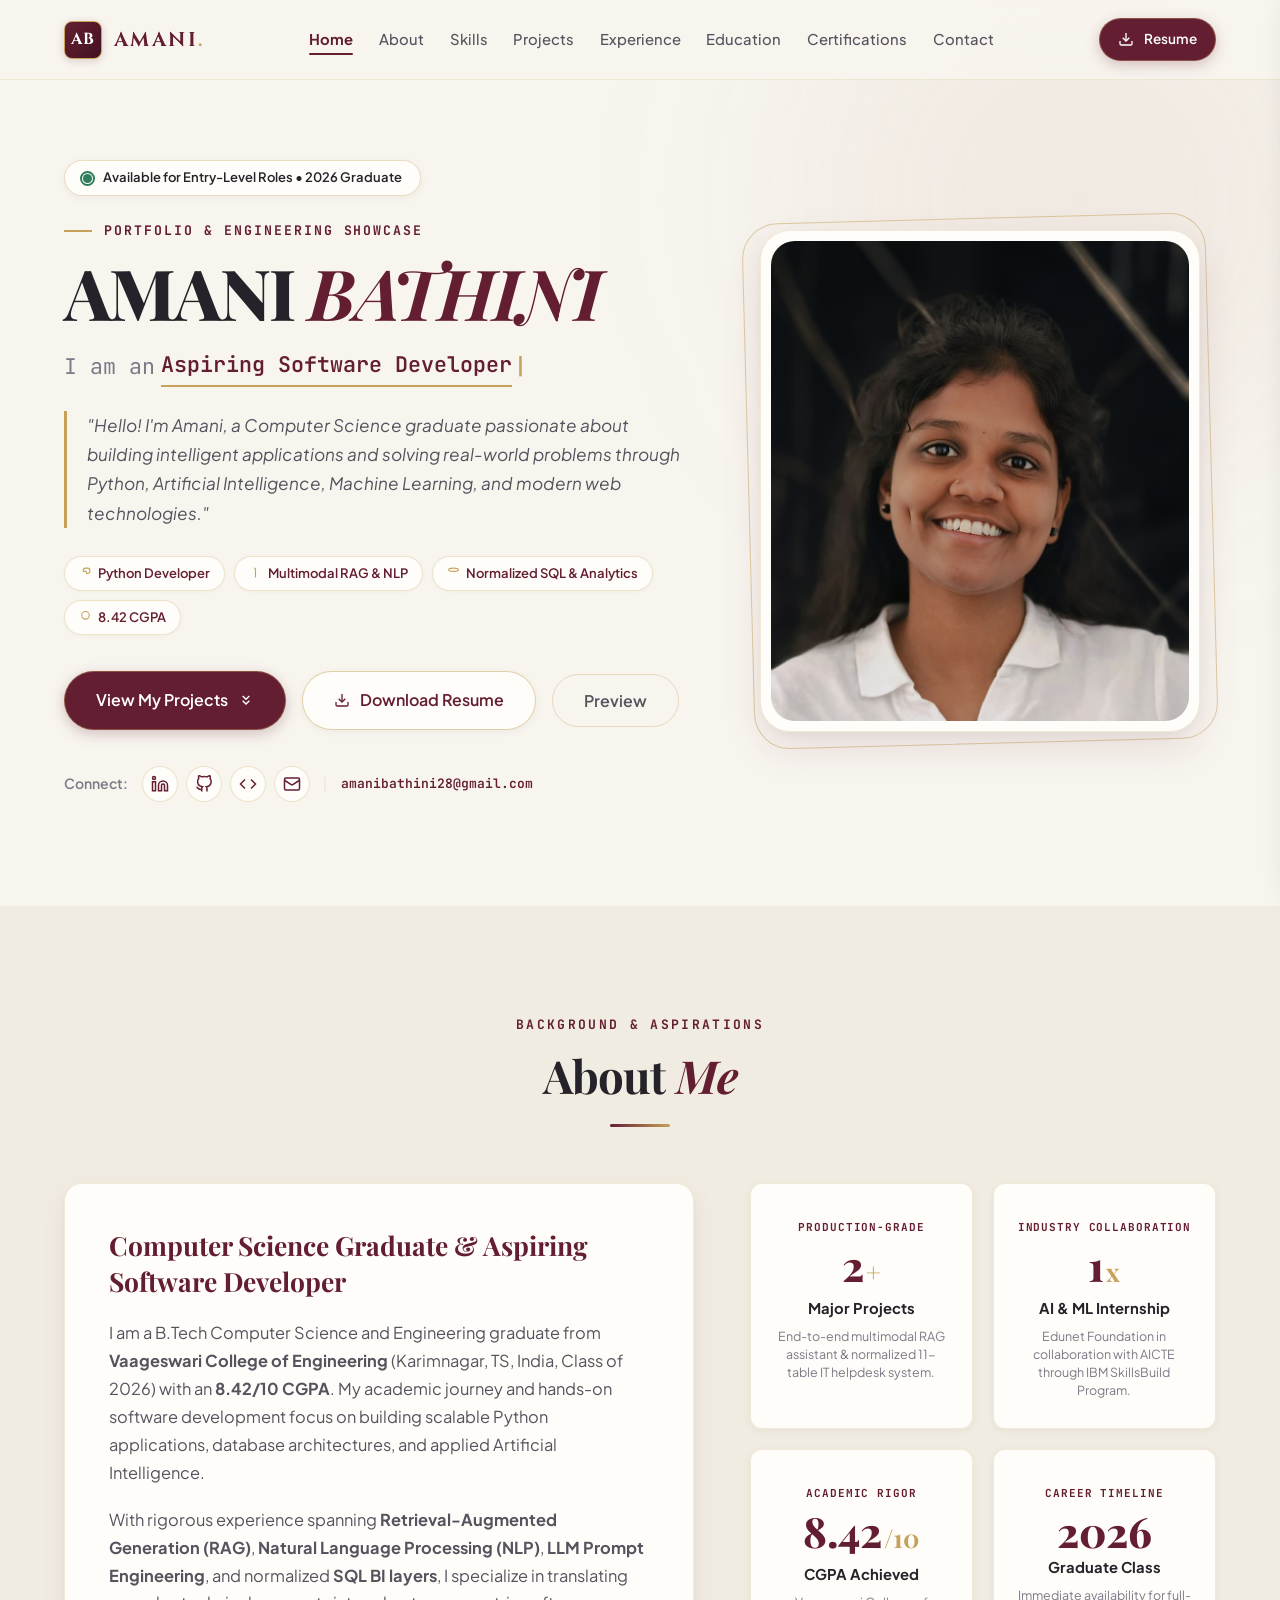
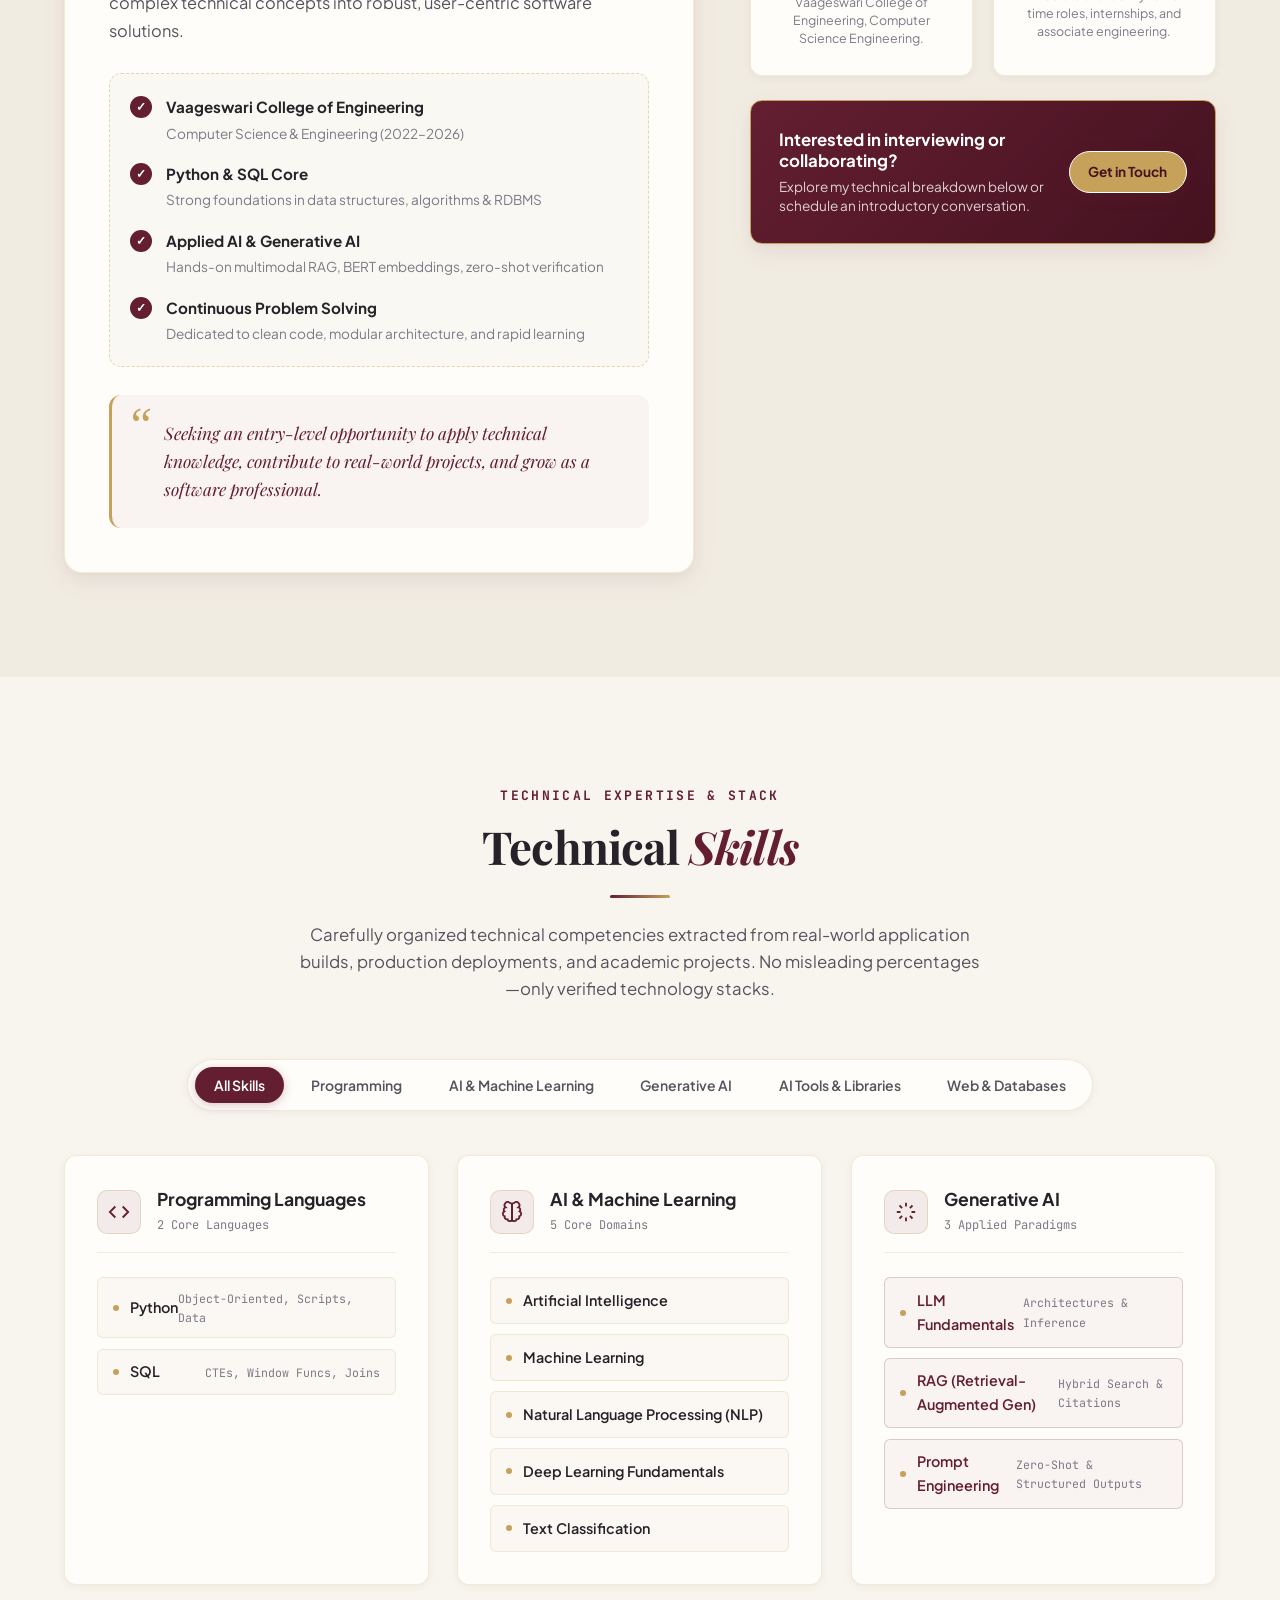
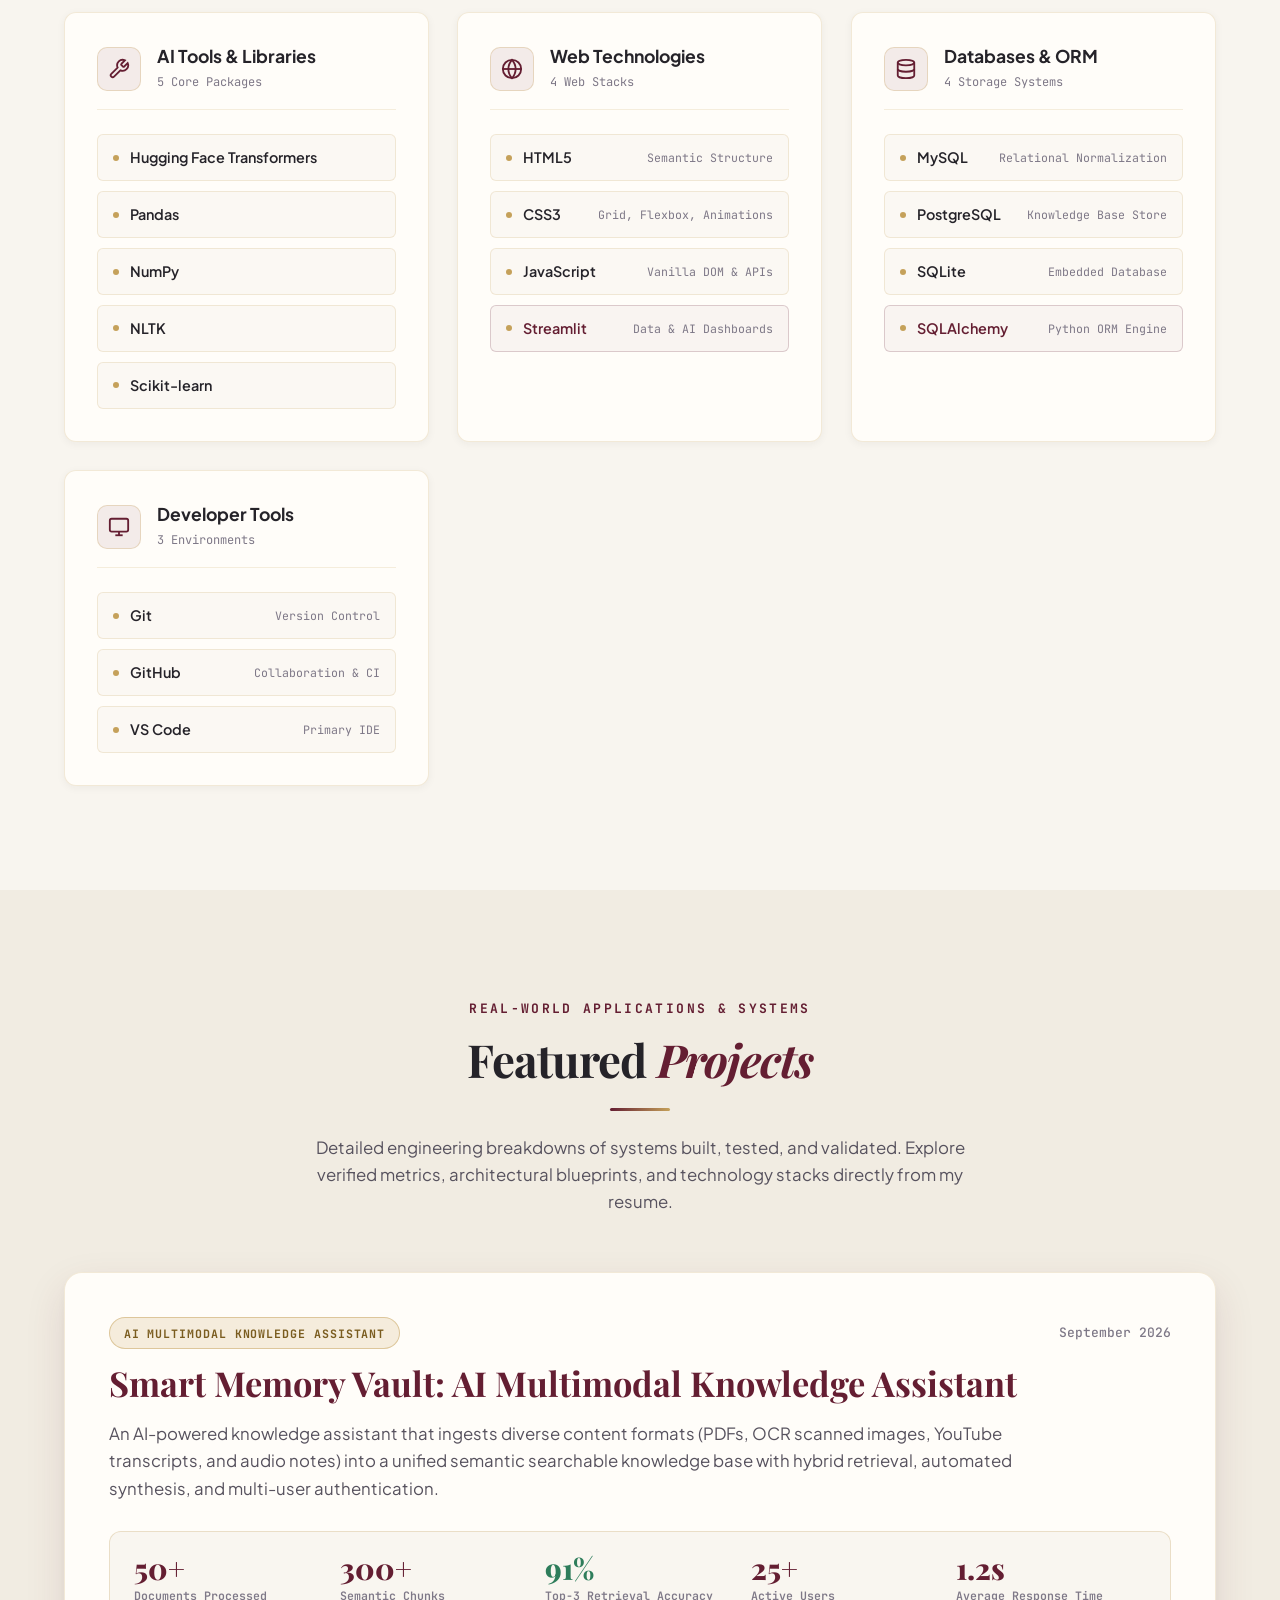
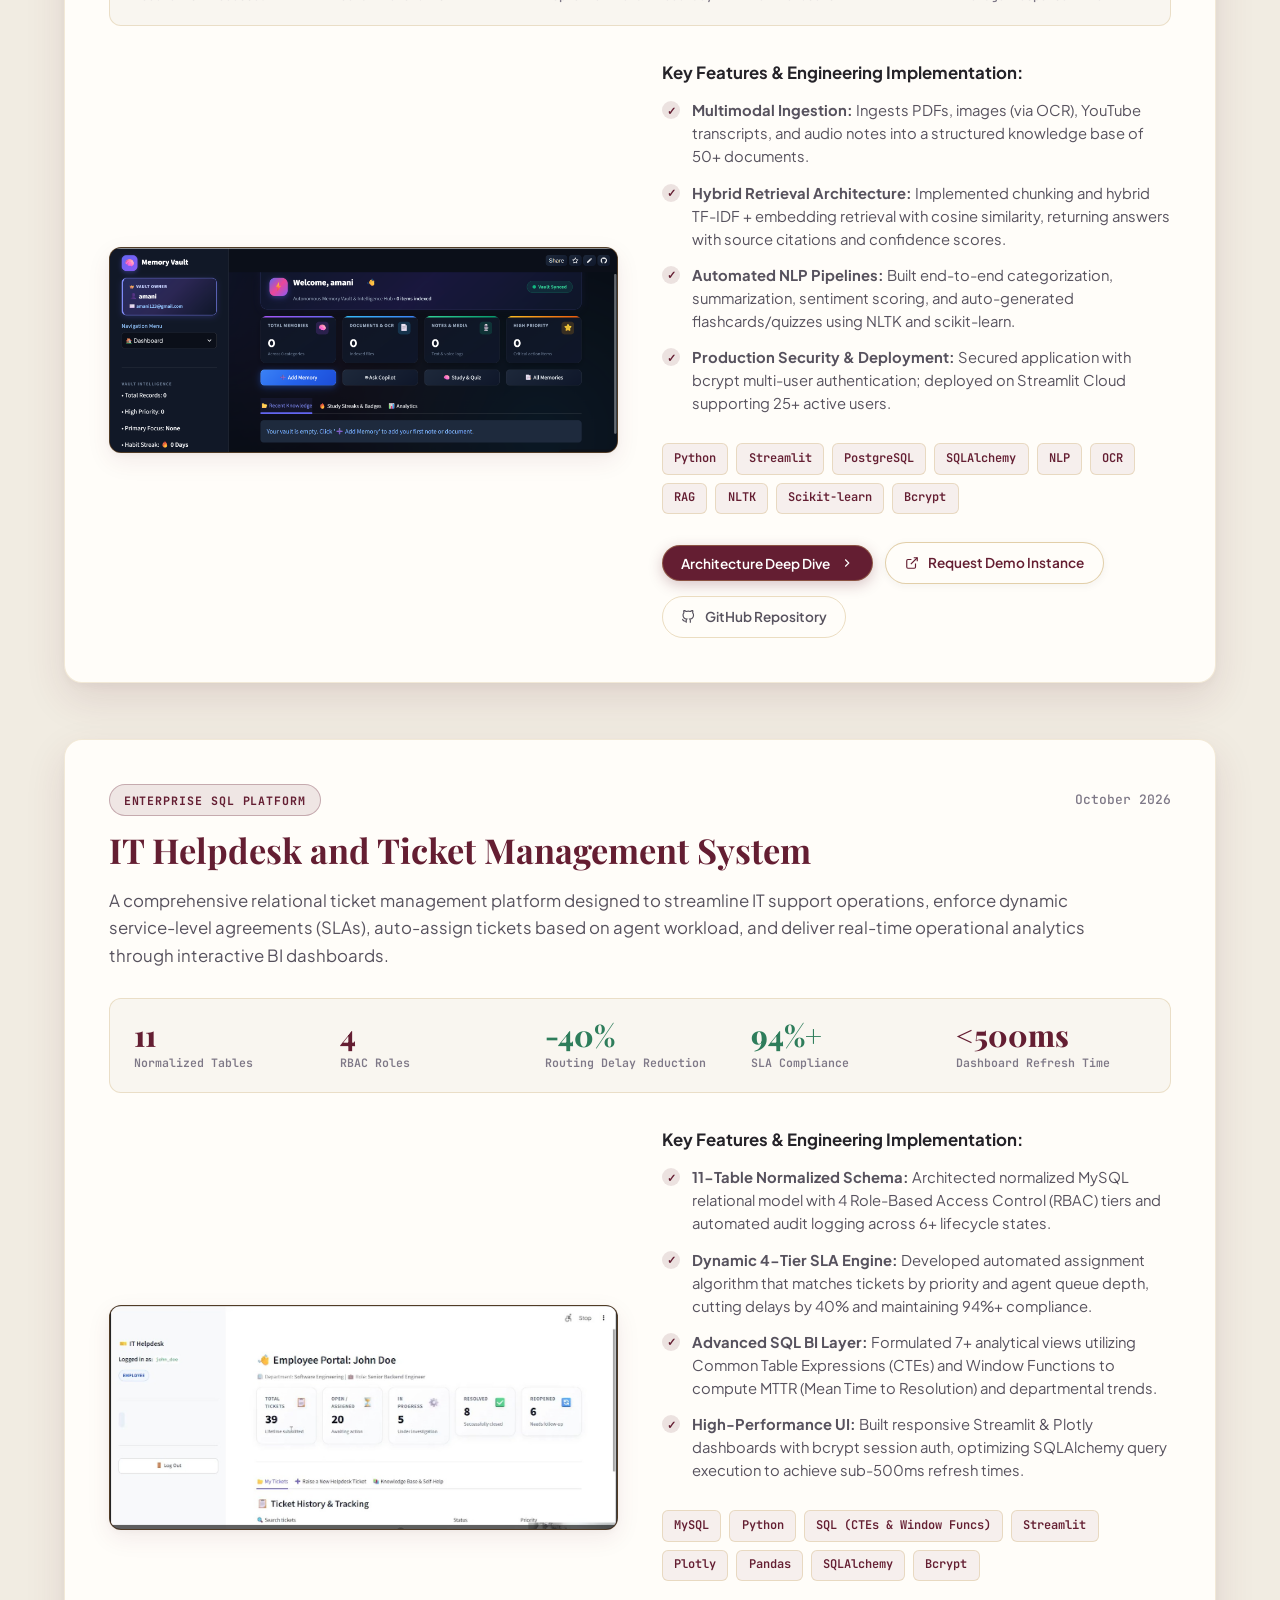
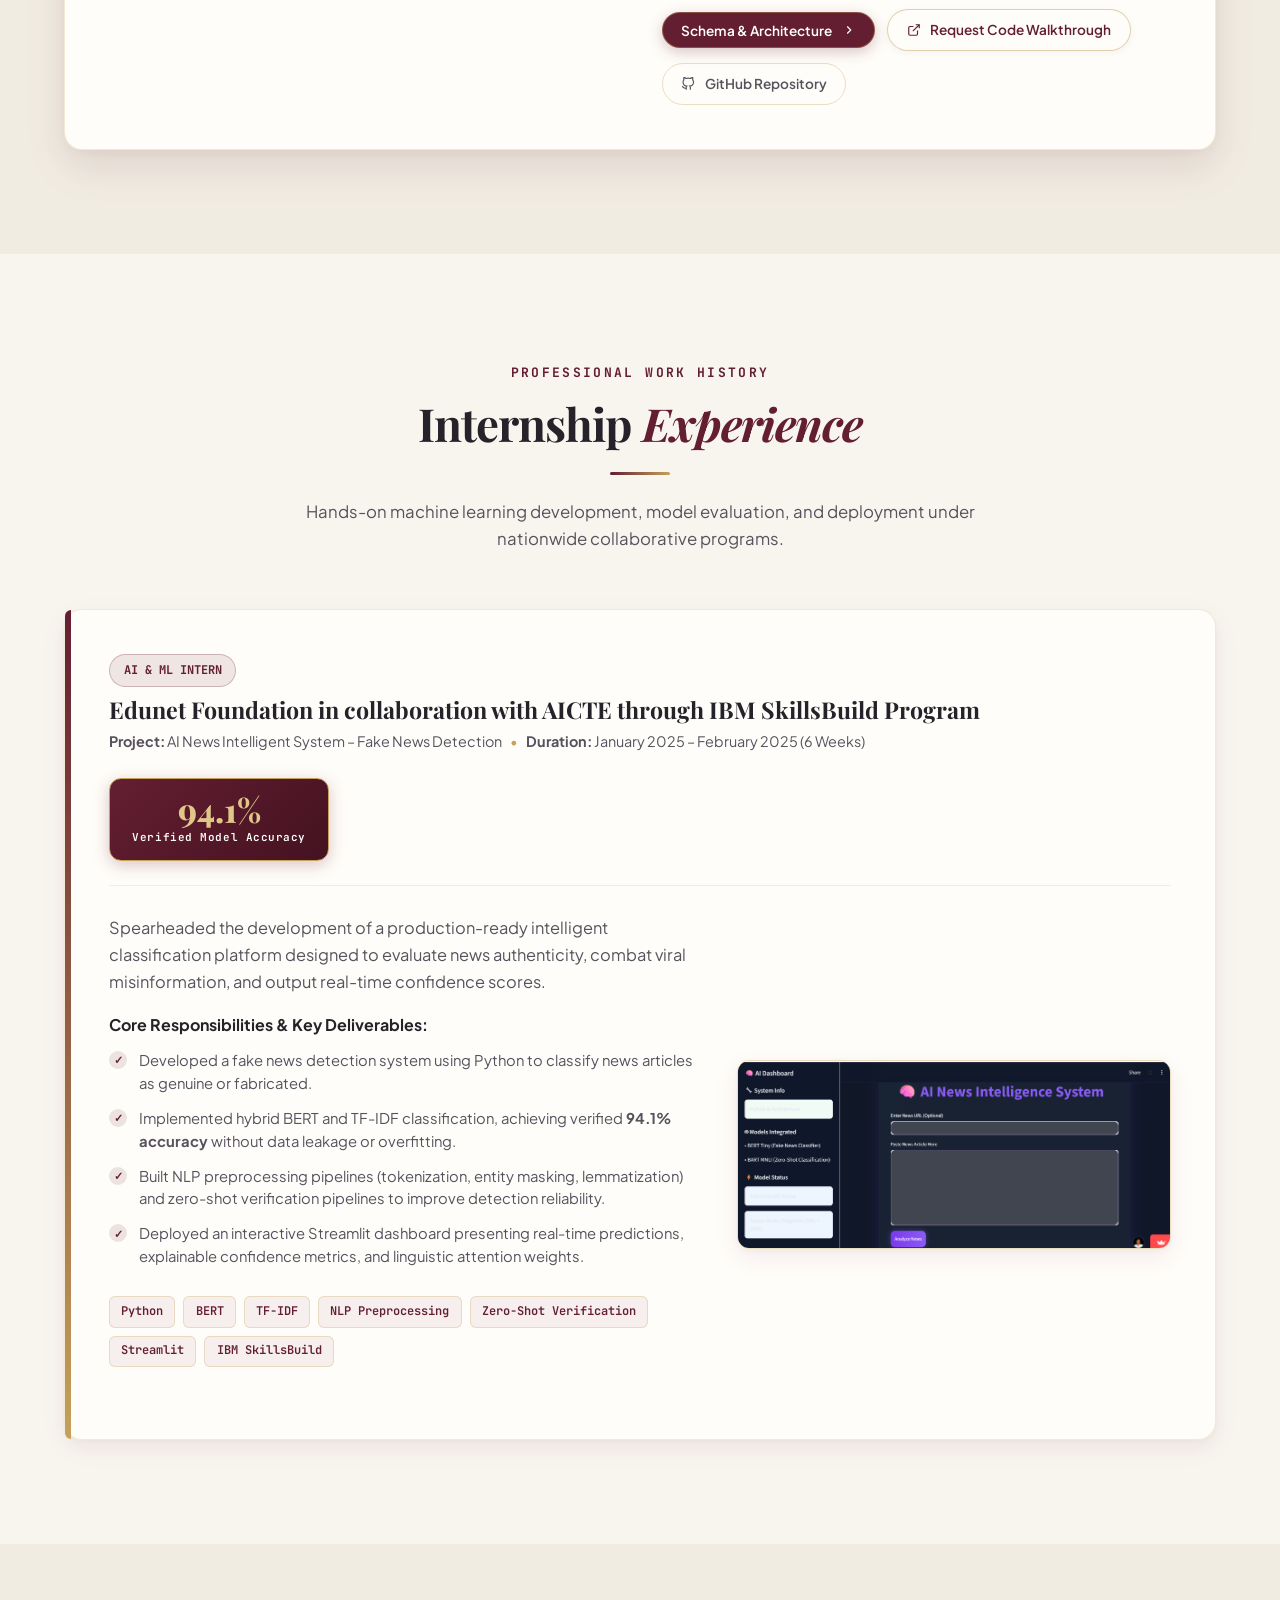
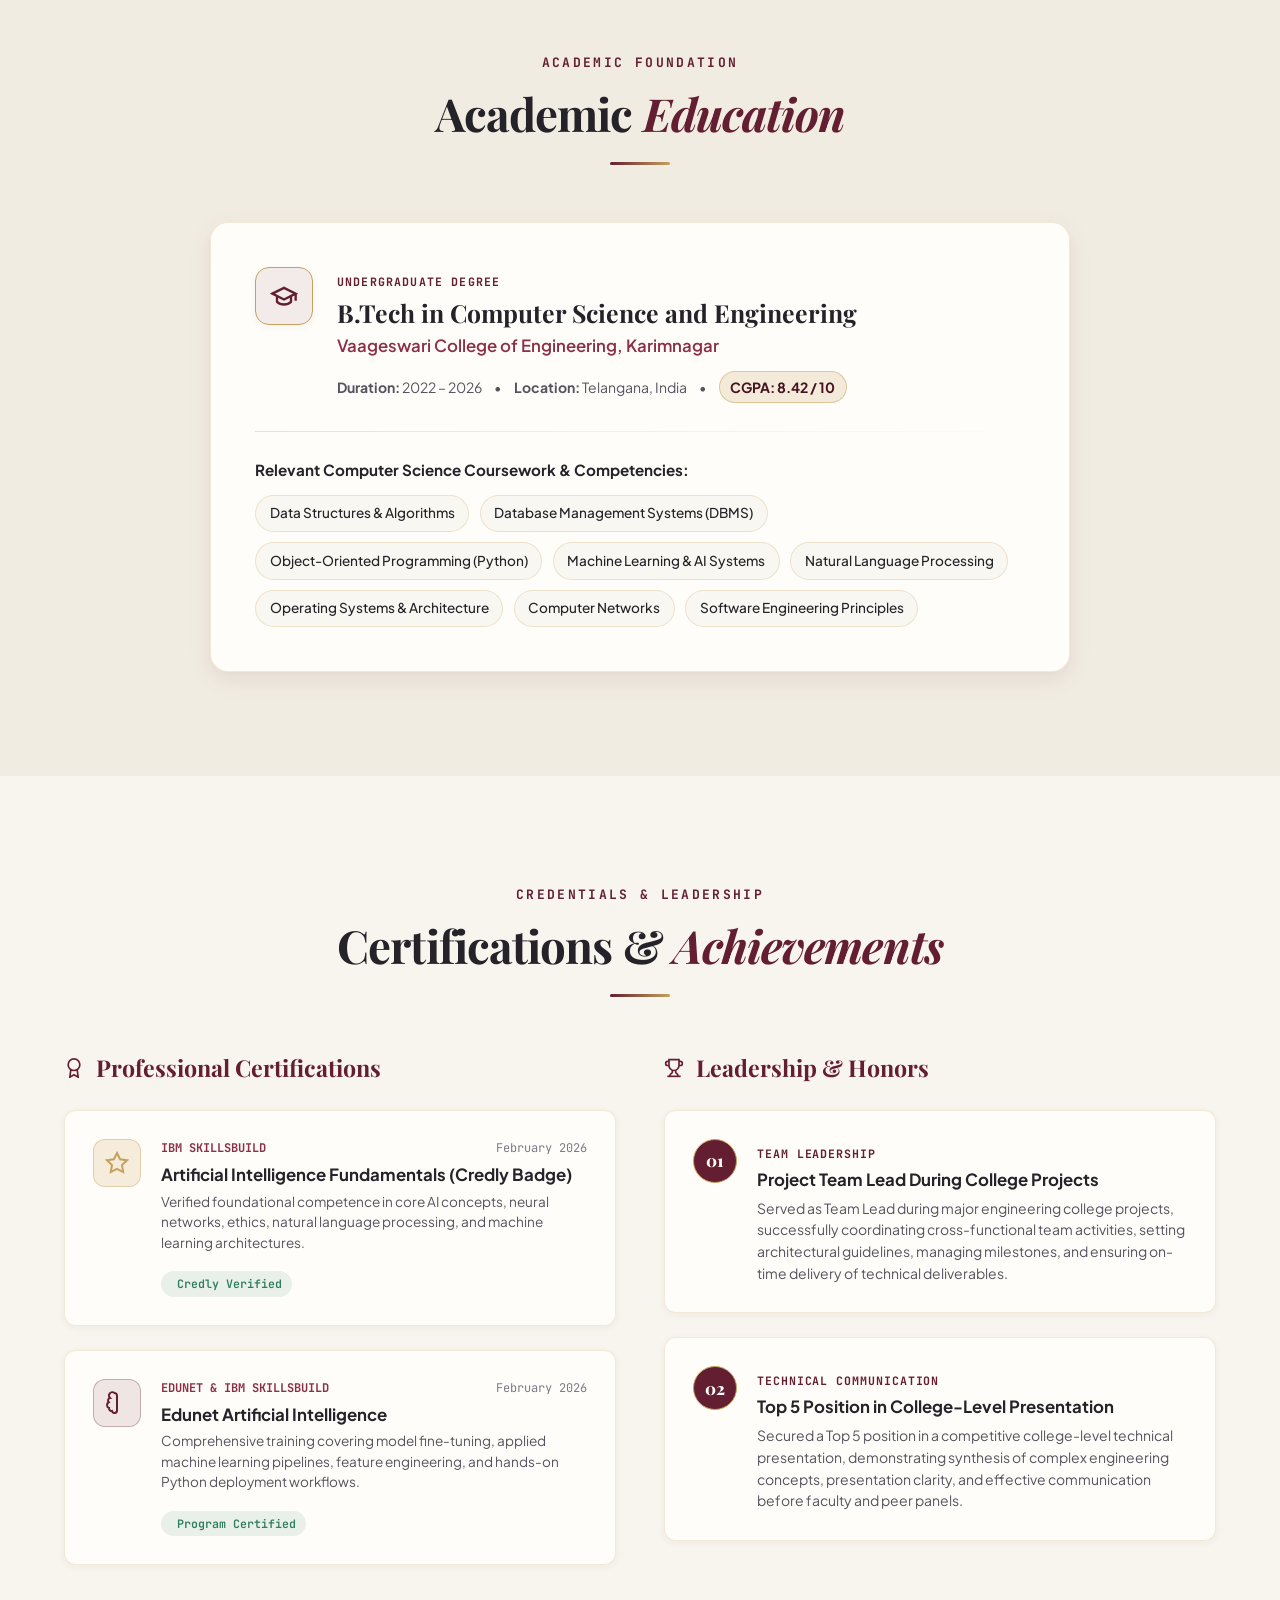
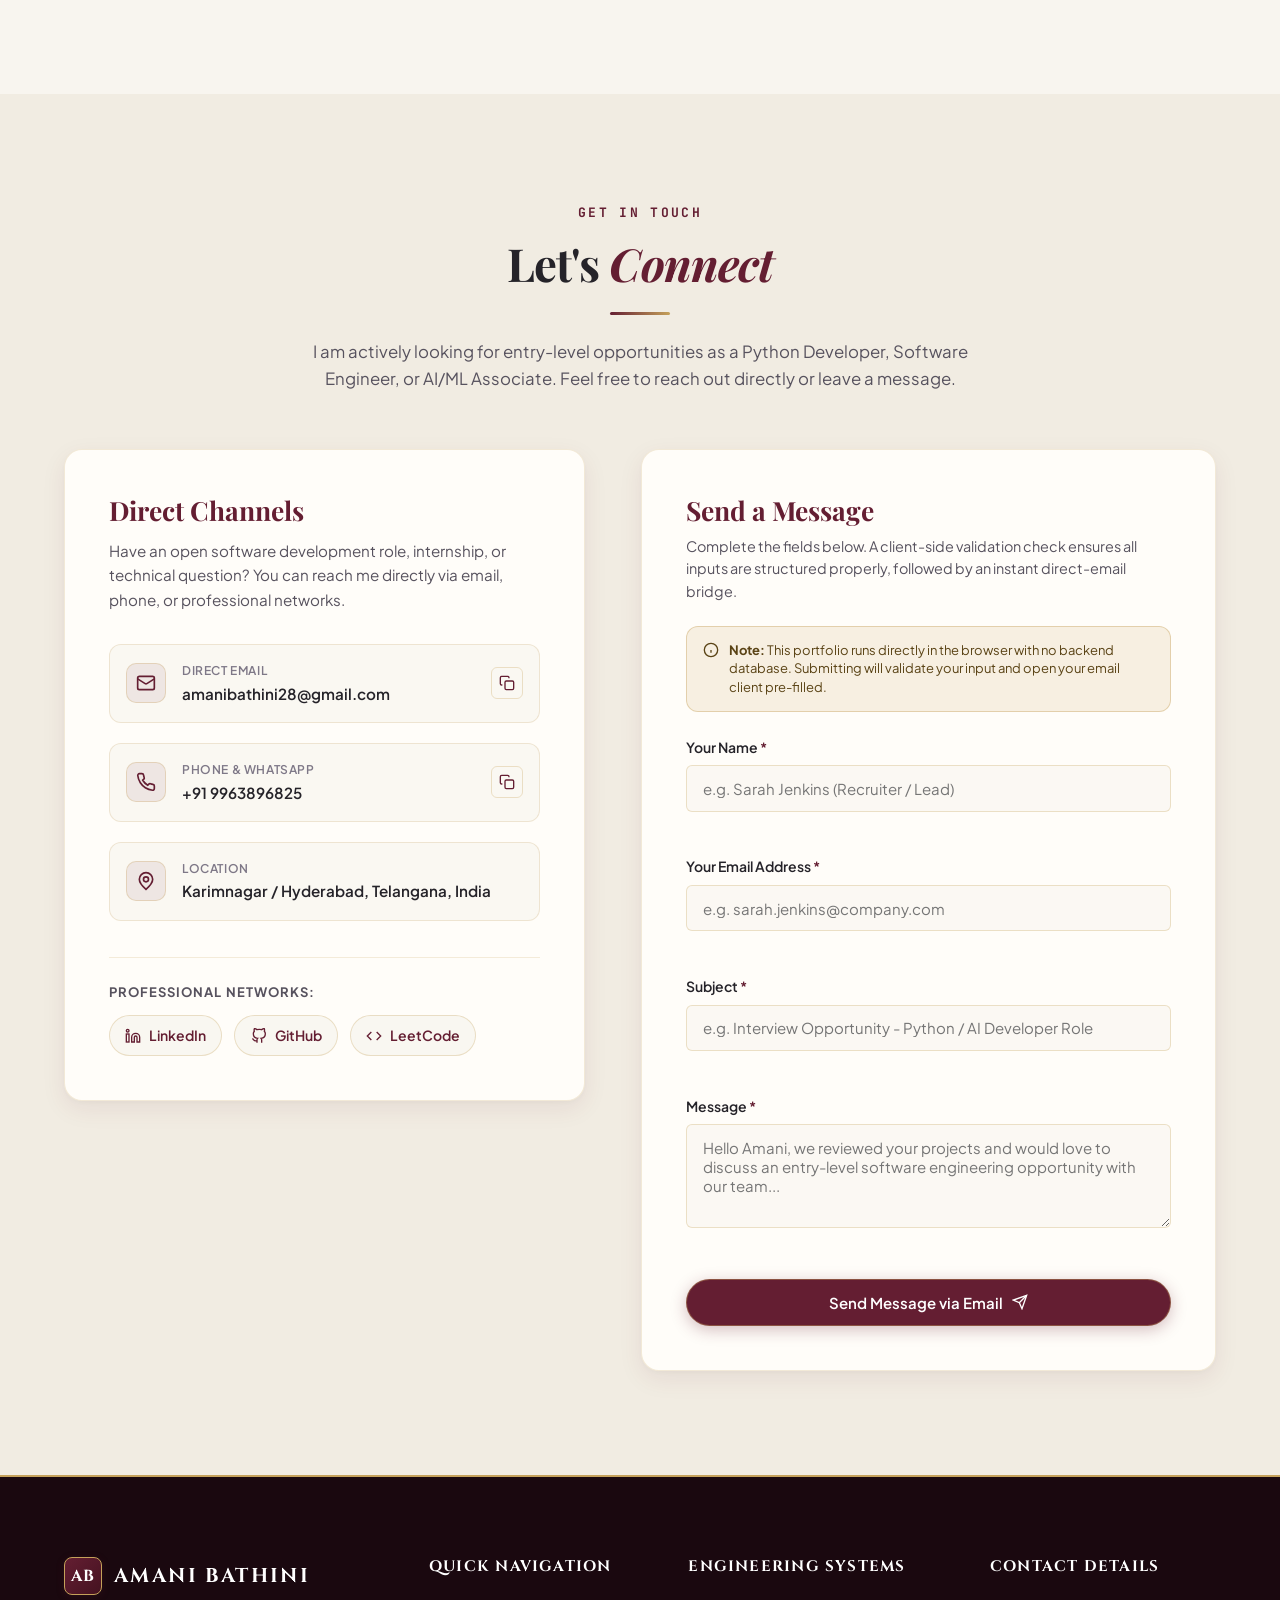
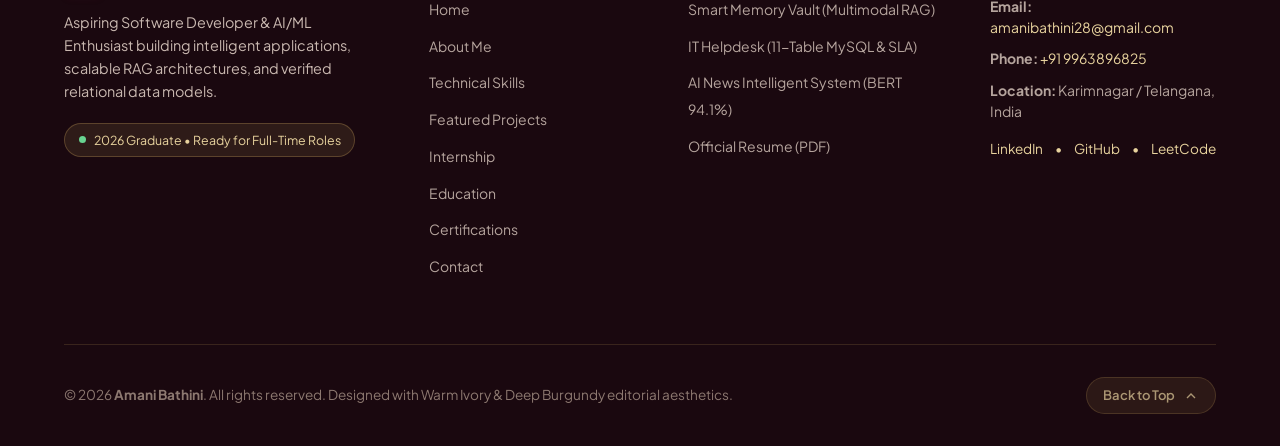
<file: index.html>
<!DOCTYPE html>
<html lang="en">

<head>
  <meta charset="UTF-8">
  <meta name="viewport" content="width=device-width, initial-scale=1.0">
  <meta http-equiv="X-UA-Compatible" content="ie=edge">
  <title>Amani Bathini | Python Developer &amp; AI/ML Enthusiast</title>

  <!-- SEO & Social Meta Tags -->
  <meta name="description"
    content="Personal portfolio of Amani Bathini - Computer Science Graduate (2026), Aspiring Software Developer, and AI/ML Enthusiast with hands-on experience in Python, RAG architectures, and database systems.">
  <meta name="keywords"
    content="Amani Bathini, Python Developer, Aspiring Software Developer, AI Engineer, Machine Learning, RAG, NLP, Streamlit, SQL, Portfolio, Computer Science">
  <meta name="author" content="Amani Bathini">
  <meta property="og:title" content="Amani Bathini | Python Developer &amp; AI/ML Enthusiast">
  <meta property="og:description"
    content="Explore production-grade AI/ML projects, multimodal RAG systems, normalized SQL platforms, and academic achievements.">
  <meta property="og:type" content="website">

  <!-- Favicon / Brand Icon -->
  <link rel="icon" type="image/svg+xml" href="assets/icons/brain.svg">

  <!-- Google Fonts: Cormorant Garamond & Playfair Display for editorial elegance + Plus Jakarta Sans & JetBrains Mono for modern UI -->
  <link rel="preconnect" href="https://fonts.googleapis.com">
  <link rel="preconnect" href="https://fonts.gstatic.com" crossorigin>
  <link
    href="https://fonts.googleapis.com/css2?family=Cinzel:wght@600;700;800&family=JetBrains+Mono:wght@400;500;600;700&family=Playfair+Display:ital,wght@0,600;0,700;0,800;1,600&family=Plus+Jakarta+Sans:wght@300;400;500;600;700;800&display=swap"
    rel="stylesheet">

  <!-- Stylesheet -->
  <link rel="stylesheet" href="css/style.css">
</head>

<body id="top">

  <!-- Scroll Progress Indicator Bar -->
  <div class="scroll-progress-bar" id="scrollProgressBar" aria-hidden="true"></div>

  <!-- Ambient Light Noise & Subtle Glow Overlays -->
  <div class="ambient-glow glow-top" aria-hidden="true"></div>
  <div class="ambient-glow glow-middle" aria-hidden="true"></div>

  <!-- ========================================================
       A. NAVIGATION BAR
       ======================================================== -->
  <header class="site-header" id="navbar">
    <div class="container nav-container">
      <a href="#top" class="nav-brand" aria-label="Amani Bathini Portfolio Home">
        <span class="brand-monogram">AB</span>
        <span class="brand-text">AMANI<span class="brand-dot">.</span></span>
      </a>

      <!-- Desktop Nav -->
      <nav class="desktop-nav" aria-label="Main Navigation">
        <ul class="nav-list">
          <li><a href="#top" class="nav-link active">Home</a></li>
          <li><a href="#about" class="nav-link">About</a></li>
          <li><a href="#skills" class="nav-link">Skills</a></li>
          <li><a href="#projects" class="nav-link">Projects</a></li>
          <li><a href="#experience" class="nav-link">Experience</a></li>
          <li><a href="#education" class="nav-link">Education</a></li>
          <li><a href="#certifications" class="nav-link">Certifications</a></li>
          <li><a href="#contact" class="nav-link">Contact</a></li>
        </ul>
      </nav>

      <!-- Nav Actions (Resume + Mobile Hamburger) -->
      <div class="nav-actions">
        <a href="assets/resume.pdf" class="btn btn-primary btn-sm btn-nav-resume" download="Amani_Bathini_Resume.pdf"
          id="navResumeBtn">
          <svg class="icon" viewBox="0 0 24 24" width="16" height="16" fill="none" stroke="currentColor"
            stroke-width="2">
            <path d="M21 15v4a2 2 0 0 1-2 2H5a2 2 0 0 1-2-2v-4" />
            <polyline points="7 10 12 15 17 10" />
            <line x1="12" y1="15" x2="12" y2="3" />
          </svg>
          <span>Resume</span>
        </a>

        <button class="menu-toggle" id="menuToggle" aria-label="Toggle navigation menu" aria-expanded="false"
          aria-controls="mobileDrawer">
          <span class="hamburger-bar"></span>
          <span class="hamburger-bar"></span>
          <span class="hamburger-bar"></span>
        </button>
      </div>
    </div>
  </header>

  <!-- Mobile Drawer Menu -->
  <div class="mobile-drawer" id="mobileDrawer" aria-hidden="true">
    <div class="drawer-header">
      <div class="brand-text">AMANI<span class="brand-dot">.</span></div>
      <button class="drawer-close" id="drawerClose" aria-label="Close navigation menu">&times;</button>
    </div>
    <ul class="mobile-nav-list">
      <li><a href="#top" class="mobile-nav-link">Home</a></li>
      <li><a href="#about" class="mobile-nav-link">About</a></li>
      <li><a href="#skills" class="mobile-nav-link">Skills</a></li>
      <li><a href="#projects" class="mobile-nav-link">Projects</a></li>
      <li><a href="#experience" class="mobile-nav-link">Experience</a></li>
      <li><a href="#education" class="mobile-nav-link">Education</a></li>
      <li><a href="#certifications" class="mobile-nav-link">Certifications</a></li>
      <li><a href="#contact" class="mobile-nav-link">Contact</a></li>
    </ul>
    <div class="drawer-footer">
      <a href="assets/resume.pdf" class="btn btn-primary btn-block" download="Amani_Bathini_Resume.pdf">
        <svg class="icon" viewBox="0 0 24 24" width="16" height="16" fill="none" stroke="currentColor" stroke-width="2">
          <path d="M21 15v4a2 2 0 0 1-2 2H5a2 2 0 0 1-2-2v-4" />
          <polyline points="7 10 12 15 17 10" />
          <line x1="12" y1="15" x2="12" y2="3" />
        </svg>
        <span>Download Full Resume</span>
      </a>
      <div class="drawer-socials">
        <a href="https://www.linkedin.com/in/amanibathini/" target="_blank" rel="noopener noreferrer"
          aria-label="LinkedIn">LinkedIn</a>
        <span>•</span>
        <a href="https://github.com/Amani-Bathini" target="_blank" rel="noopener noreferrer"
          aria-label="GitHub">GitHub</a>
        <span>•</span>
        <a href="https://leetcode.com/u/amanibathini/" target="_blank" rel="noopener noreferrer"
          aria-label="LeetCode">LeetCode</a>
      </div>
    </div>
  </div>
  <div class="drawer-backdrop" id="drawerBackdrop" aria-hidden="true"></div>

  <!-- ========================================================
       B. HERO SECTION
       ======================================================== -->
  <section class="hero-section" id="home">
    <div class="container hero-container">
      <div class="hero-grid">

        <!-- Hero Text Column -->
        <div class="hero-content">
          <!-- Availability Badge -->
          <div class="availability-pill" data-reveal="fade-down">
            <span class="status-indicator">
              <span class="pulse-dot"></span>
            </span>
            <span class="pill-text">Available for Entry-Level Roles • 2026 Graduate</span>
          </div>

          <!-- Hero Name with Editorial Monogram Accent -->
          <div class="hero-pretitle" data-reveal="fade-up" data-delay="100">
            <span class="editorial-dash"></span>
            <span>PORTFOLIO &amp; ENGINEERING SHOWCASE</span>
          </div>

          <h1 class="hero-title" data-reveal="fade-up" data-delay="200">
            AMANI <span class="highlight-burgundy">BATHINI</span>
          </h1>

          <!-- Animated Dynamic Typist Title -->
          <div class="hero-dynamic-subtitle" data-reveal="fade-up" data-delay="300" aria-label="Professional Roles">
            <span class="typing-prefix">I am a </span>
            <span class="typing-text" id="typingText">Python Developer</span>
            <span class="typing-cursor">|</span>
          </div>

          <!-- Verified Introduction -->
          <p class="hero-intro" data-reveal="fade-up" data-delay="400">
            "Hello! I'm Amani, a Computer Science graduate passionate about building intelligent applications and
            solving real-world problems through Python, Artificial Intelligence, Machine Learning, and modern web
            technologies."
          </p>

          <!-- Core Value Badges -->
          <div class="hero-tags" data-reveal="fade-up" data-delay="500">
            <span class="tag-badge"><svg class="tag-icon" viewBox="0 0 24 24" width="13" height="13" fill="none"
                stroke="currentColor" stroke-width="2">
                <path d="M12 2a4 4 0 0 0-4 4v2h4a2 2 0 0 1 2 2v2h2a4 4 0 0 0 4-4V6a4 4 0 0 0-4-4h-4z" />
              </svg> Python Developer</span>
            <span class="tag-badge"><svg class="tag-icon" viewBox="0 0 24 24" width="13" height="13" fill="none"
                stroke="currentColor" stroke-width="2">
                <path d="M9.5 2A2.5 2.5 0 0 1 12 4.5v15" />
              </svg> Multimodal RAG &amp; NLP</span>
            <span class="tag-badge"><svg class="tag-icon" viewBox="0 0 24 24" width="13" height="13" fill="none"
                stroke="currentColor" stroke-width="2">
                <ellipse cx="12" cy="5" rx="9" ry="3" />
              </svg> Normalized SQL &amp; Analytics</span>
            <span class="tag-badge"><svg class="tag-icon" viewBox="0 0 24 24" width="13" height="13" fill="none"
                stroke="currentColor" stroke-width="2">
                <circle cx="12" cy="8" r="7" />
              </svg> 8.42 CGPA</span>
          </div>

          <!-- Hero Action Buttons -->
          <div class="hero-actions" data-reveal="fade-up" data-delay="600">
            <a href="#projects" class="btn btn-primary btn-lg">
              <span>View My Projects</span>
              <svg class="btn-icon" viewBox="0 0 24 24" width="16" height="16" fill="none" stroke="currentColor"
                stroke-width="2">
                <polyline points="7 13 12 18 17 13" />
                <polyline points="7 6 12 11 17 6" />
              </svg>
            </a>

            <a href="assets/resume.pdf" class="btn btn-secondary btn-lg" download="Amani_Bathini_Resume.pdf"
              id="heroResumeDownload">
              <svg class="btn-icon" viewBox="0 0 24 24" width="16" height="16" fill="none" stroke="currentColor"
                stroke-width="2">
                <path d="M21 15v4a2 2 0 0 1-2 2H5a2 2 0 0 1-2-2v-4" />
                <polyline points="7 10 12 15 17 10" />
                <line x1="12" y1="15" x2="12" y2="3" />
              </svg>
              <span>Download Resume</span>
            </a>

            <button type="button" class="btn btn-ghost btn-lg" id="previewResumeBtn" aria-label="Preview resume modal">
              <span>Preview</span>
            </button>
          </div>

          <!-- Social Links & Quick Contact -->
          <div class="hero-socials" data-reveal="fade-up" data-delay="700">
            <span class="social-label">Connect:</span>
            <div class="social-links-row">
              <a href="https://www.linkedin.com/in/amanibathini/" target="_blank" rel="noopener noreferrer"
                class="social-link" title="LinkedIn Profile" aria-label="Amani Bathini LinkedIn">
                <svg viewBox="0 0 24 24" width="18" height="18" fill="none" stroke="currentColor" stroke-width="2">
                  <path d="M16 8a6 6 0 0 1 6 6v7h-4v-7a2 2 0 0 0-2-2 2 2 0 0 0-2 2v7h-4v-7a6 6 0 0 1 6-6z" />
                  <rect x="2" y="9" width="4" height="12" />
                  <circle cx="4" cy="4" r="2" />
                </svg>
              </a>
              <a href="https://github.com/Amani-Bathini" target="_blank" rel="noopener noreferrer" class="social-link"
                title="GitHub Profile" aria-label="Amani Bathini GitHub">
                <svg viewBox="0 0 24 24" width="18" height="18" fill="none" stroke="currentColor" stroke-width="2">
                  <path
                    d="M9 19c-5 1.5-5-2.5-7-3m14 6v-3.87a3.37 3.37 0 0 0-.94-2.61c3.14-.35 6.44-1.54 6.44-7A5.44 5.44 0 0 0 20 4.77 5.07 5.07 0 0 0 19.91 1S18.73.65 16 2.48a13.38 13.38 0 0 0-7 0C6.27.65 5.09 1 5.09 1A5.07 5.07 0 0 0 5 4.77a5.44 5.44 0 0 0-1.5 3.78c0 5.42 3.3 6.61 6.44 7A3.37 3.37 0 0 0 9 18.13V22" />
                </svg>
              </a>
              <a href="https://leetcode.com/u/amanibathini/" target="_blank" rel="noopener noreferrer"
                class="social-link" title="LeetCode Profile" aria-label="Amani Bathini LeetCode">
                <svg viewBox="0 0 24 24" width="18" height="18" fill="none" stroke="currentColor" stroke-width="2">
                  <path d="M16 18l6-6-6-6M8 6l-6 6 6 6" />
                </svg>
              </a>
              <a href="mailto:amanibathini28@gmail.com" class="social-link" title="Send Direct Email"
                aria-label="Email Amani">
                <svg viewBox="0 0 24 24" width="18" height="18" fill="none" stroke="currentColor" stroke-width="2">
                  <rect x="2" y="4" width="20" height="16" rx="2" />
                  <path d="m22 7-8.97 5.7a1.94 1.94 0 0 1-2.06 0L2 7" />
                </svg>
              </a>
            </div>
            <span class="social-divider">|</span>
            <a href="mailto:amanibathini28@gmail.com" class="hero-email-quick">amanibathini28@gmail.com</a>
          </div>
        </div>

        <!-- Hero Portrait / Visual Card Column -->
        <div class="hero-visual" data-reveal="fade-left" data-delay="300">
          <div class="portrait-card-wrapper">
            <!-- Decorative Gold Frame -->
            <div class="portrait-gold-frame" aria-hidden="true"></div>

            <!-- Main Portrait SVG -->
            <div class="portrait-card">
              <img src="assets/images/amani (2).jpeg"
                alt="Amani Bathini - Computer Science Graduate &amp; AI/ML Developer" class="portrait-img" width="500"
                height="500">
            </div>

          </div>
        </div>

      </div>
    </div>
  </section>

  <!-- ========================================================
       C. ABOUT ME SECTION
       ======================================================== -->
  <section class="section about-section" id="about">
    <div class="container">

      <!-- Section Header -->
      <div class="section-header text-center" data-reveal="fade-up">
        <span class="section-pretitle">BACKGROUND &amp; ASPIRATIONS</span>
        <h2 class="section-title">About <span class="highlight-burgundy">Me</span></h2>
        <div class="section-gold-rule"></div>
      </div>

      <div class="about-grid">

        <!-- Story Column -->
        <div class="about-story" data-reveal="fade-right">
          <div class="editorial-card">
            <h3 class="story-heading">Computer Science Graduate &amp; Aspiring Software Developer</h3>
            <p class="story-paragraph">
              I am a B.Tech Computer Science and Engineering graduate from <strong>Vaageswari College of
                Engineering</strong> (Karimnagar, TS, India, Class of 2026) with an <strong>8.42/10 CGPA</strong>. My
              academic journey and hands-on software development focus on building scalable Python applications,
              database architectures, and applied Artificial Intelligence.
            </p>
            <p class="story-paragraph">
              With rigorous experience spanning <strong>Retrieval-Augmented Generation (RAG)</strong>, <strong>Natural
                Language Processing (NLP)</strong>, <strong>LLM Prompt Engineering</strong>, and normalized <strong>SQL
                BI layers</strong>, I specialize in translating complex technical concepts into robust, user-centric
              software solutions.
            </p>

            <div class="about-highlights-grid">
              <div class="highlight-item">
                <span class="highlight-icon">✓</span>
                <div>
                  <strong>Vaageswari College of Engineering</strong>
                  <p>Computer Science &amp; Engineering (2022–2026)</p>
                </div>
              </div>
              <div class="highlight-item">
                <span class="highlight-icon">✓</span>
                <div>
                  <strong>Python &amp; SQL Core</strong>
                  <p>Strong foundations in data structures, algorithms &amp; RDBMS</p>
                </div>
              </div>
              <div class="highlight-item">
                <span class="highlight-icon">✓</span>
                <div>
                  <strong>Applied AI &amp; Generative AI</strong>
                  <p>Hands-on multimodal RAG, BERT embeddings, zero-shot verification</p>
                </div>
              </div>
              <div class="highlight-item">
                <span class="highlight-icon">✓</span>
                <div>
                  <strong>Continuous Problem Solving</strong>
                  <p>Dedicated to clean code, modular architecture, and rapid learning</p>
                </div>
              </div>
            </div>

            <!-- Objective Quote Box -->
            <blockquote class="objective-blockquote">
              <span class="quote-mark">“</span>
              Seeking an entry-level opportunity to apply technical knowledge, contribute to real-world projects, and
              grow as a software professional.
            </blockquote>
          </div>
        </div>

        <!-- Statistics & Quick Metrics Column -->
        <div class="about-stats-column" data-reveal="fade-left">

          <div class="stats-cards-grid">

            <!-- Stat 1: Projects -->
            <div class="stat-card" data-counter-card>
              <div class="stat-badge-top">PRODUCTION-GRADE</div>
              <div class="stat-number-wrapper">
                <span class="stat-number" data-target="2">0</span>
                <span class="stat-plus">+</span>
              </div>
              <div class="stat-label">Major Projects</div>
              <p class="stat-description">End-to-end multimodal RAG assistant &amp; normalized 11-table IT helpdesk
                system.</p>
            </div>

            <!-- Stat 2: Internship -->
            <div class="stat-card" data-counter-card>
              <div class="stat-badge-top">INDUSTRY COLLABORATION</div>
              <div class="stat-number-wrapper">
                <span class="stat-number" data-target="1">0</span>
                <span class="stat-unit">x</span>
              </div>
              <div class="stat-label">AI &amp; ML Internship</div>
              <p class="stat-description">Edunet Foundation in collaboration with AICTE through IBM SkillsBuild Program.
              </p>
            </div>

            <!-- Stat 3: CGPA -->
            <div class="stat-card" data-counter-card>
              <div class="stat-badge-top">ACADEMIC RIGOR</div>
              <div class="stat-number-wrapper">
                <span class="stat-number" data-target="8.42" data-decimals="2">0.00</span>
                <span class="stat-unit">/10</span>
              </div>
              <div class="stat-label">CGPA Achieved</div>
              <p class="stat-description">Vaageswari College of Engineering, Computer Science Engineering.</p>
            </div>

            <!-- Stat 4: Graduation Year -->
            <div class="stat-card" data-counter-card>
              <div class="stat-badge-top">CAREER TIMELINE</div>
              <div class="stat-number-wrapper">
                <span class="stat-number" data-target="2026">0</span>
              </div>
              <div class="stat-label">Graduate Class</div>
              <p class="stat-description">Immediate availability for full-time roles, internships, and associate
                engineering.</p>
            </div>

          </div>

          <!-- Quick Actions & Contact Jump -->
          <div class="about-cta-box">
            <div class="cta-box-text">
              <h4>Interested in interviewing or collaborating?</h4>
              <p>Explore my technical breakdown below or schedule an introductory conversation.</p>
            </div>
            <a href="#contact" class="btn btn-primary btn-sm">Get in Touch</a>
          </div>

        </div>

      </div>

    </div>
  </section>

  <!-- ========================================================
       D. TECHNICAL SKILLS SECTION
       ======================================================== -->
  <section class="section skills-section" id="skills">
    <div class="container">

      <!-- Section Header -->
      <div class="section-header text-center" data-reveal="fade-up">
        <span class="section-pretitle">TECHNICAL EXPERTISE &amp; STACK</span>
        <h2 class="section-title">Technical <span class="highlight-burgundy">Skills</span></h2>
        <div class="section-gold-rule"></div>
        <p class="section-subtitle">
          Carefully organized technical competencies extracted from real-world application builds, production
          deployments, and academic projects. No misleading percentages—only verified technology stacks.
        </p>
      </div>

      <!-- Skills Category Filter Tabs -->
      <div class="skills-filter-container" data-reveal="fade-up" data-delay="100">
        <div class="filter-pills" role="tablist" aria-label="Skills Category Filter">
          <button class="filter-pill active" data-filter="all" role="tab" aria-selected="true">All Skills</button>
          <button class="filter-pill" data-filter="programming" role="tab" aria-selected="false">Programming</button>
          <button class="filter-pill" data-filter="aiml" role="tab" aria-selected="false">AI &amp; Machine
            Learning</button>
          <button class="filter-pill" data-filter="genai" role="tab" aria-selected="false">Generative AI</button>
          <button class="filter-pill" data-filter="tools" role="tab" aria-selected="false">AI Tools &amp;
            Libraries</button>
          <button class="filter-pill" data-filter="webdb" role="tab" aria-selected="false">Web &amp; Databases</button>
        </div>
      </div>

      <!-- Categorized Skills Grid -->
      <div class="skills-grid" id="skillsGrid">

        <!-- Category 1: Programming -->
        <div class="skill-category-card" data-category="programming" data-reveal="fade-up">
          <div class="category-header">
            <div class="category-icon-box">
              <svg viewBox="0 0 24 24" width="22" height="22" fill="none" stroke="currentColor" stroke-width="2">
                <polyline points="16 18 22 12 16 6" />
                <polyline points="8 6 2 12 8 18" />
              </svg>
            </div>
            <div>
              <h3 class="category-title">Programming Languages</h3>
              <span class="category-count">2 Core Languages</span>
            </div>
          </div>
          <div class="skills-chips">
            <div class="skill-chip">
              <span class="chip-dot"></span>
              <span class="chip-name">Python</span>
              <span class="chip-meta">Object-Oriented, Scripts, Data</span>
            </div>
            <div class="skill-chip">
              <span class="chip-dot"></span>
              <span class="chip-name">SQL</span>
              <span class="chip-meta">CTEs, Window Funcs, Joins</span>
            </div>
          </div>
        </div>

        <!-- Category 2: AI & Machine Learning -->
        <div class="skill-category-card" data-category="aiml" data-reveal="fade-up" data-delay="100">
          <div class="category-header">
            <div class="category-icon-box">
              <svg viewBox="0 0 24 24" width="22" height="22" fill="none" stroke="currentColor" stroke-width="2">
                <path
                  d="M9.5 2A2.5 2.5 0 0 1 12 4.5v15a2.5 2.5 0 0 1-4.96.44 2.5 2.5 0 0 1-2.96-3.08 3 3 0 0 1-.34-5.58 2.5 2.5 0 0 1 1.32-4.24 2.5 2.5 0 0 1 4.44-5.04z" />
                <path
                  d="M14.5 2A2.5 2.5 0 0 0 12 4.5v15a2.5 2.5 0 0 0 4.96.44 2.5 2.5 0 0 0 2.96-3.08 3 3 0 0 0 .34-5.58 2.5 2.5 0 0 0-1.32-4.24 2.5 2.5 0 0 0-4.44-5.04z" />
              </svg>
            </div>
            <div>
              <h3 class="category-title">AI &amp; Machine Learning</h3>
              <span class="category-count">5 Core Domains</span>
            </div>
          </div>
          <div class="skills-chips">
            <div class="skill-chip">
              <span class="chip-dot"></span>
              <span class="chip-name">Artificial Intelligence</span>
            </div>
            <div class="skill-chip">
              <span class="chip-dot"></span>
              <span class="chip-name">Machine Learning</span>
            </div>
            <div class="skill-chip">
              <span class="chip-dot"></span>
              <span class="chip-name">Natural Language Processing (NLP)</span>
            </div>
            <div class="skill-chip">
              <span class="chip-dot"></span>
              <span class="chip-name">Deep Learning Fundamentals</span>
            </div>
            <div class="skill-chip">
              <span class="chip-dot"></span>
              <span class="chip-name">Text Classification</span>
            </div>
          </div>
        </div>

        <!-- Category 3: Generative AI -->
        <div class="skill-category-card" data-category="genai" data-reveal="fade-up" data-delay="150">
          <div class="category-header">
            <div class="category-icon-box">
              <svg viewBox="0 0 24 24" width="22" height="22" fill="none" stroke="currentColor" stroke-width="2">
                <path
                  d="M12 2v4m0 12v4M4.93 4.93l2.83 2.83m8.48 8.48l2.83 2.83M2 12h4m12 0h4M4.93 19.07l2.83-2.83m8.48-8.48l2.83-2.83" />
              </svg>
            </div>
            <div>
              <h3 class="category-title">Generative AI</h3>
              <span class="category-count">3 Applied Paradigms</span>
            </div>
          </div>
          <div class="skills-chips">
            <div class="skill-chip highlight-chip">
              <span class="chip-dot"></span>
              <span class="chip-name">LLM Fundamentals</span>
              <span class="chip-meta">Architectures &amp; Inference</span>
            </div>
            <div class="skill-chip highlight-chip">
              <span class="chip-dot"></span>
              <span class="chip-name">RAG (Retrieval-Augmented Gen)</span>
              <span class="chip-meta">Hybrid Search &amp; Citations</span>
            </div>
            <div class="skill-chip highlight-chip">
              <span class="chip-dot"></span>
              <span class="chip-name">Prompt Engineering</span>
              <span class="chip-meta">Zero-Shot &amp; Structured Outputs</span>
            </div>
          </div>
        </div>

        <!-- Category 4: AI Tools & Libraries -->
        <div class="skill-category-card" data-category="tools" data-reveal="fade-up" data-delay="200">
          <div class="category-header">
            <div class="category-icon-box">
              <svg viewBox="0 0 24 24" width="22" height="22" fill="none" stroke="currentColor" stroke-width="2">
                <path
                  d="M14.7 6.3a1 1 0 0 0 0 1.4l1.6 1.6a1 1 0 0 0 1.4 0l3.77-3.77a6 6 0 0 1-7.94 7.94l-6.91 6.91a2.12 2.12 0 0 1-3-3l6.91-6.91a6 6 0 0 1 7.94-7.94l-3.76 3.76z" />
              </svg>
            </div>
            <div>
              <h3 class="category-title">AI Tools &amp; Libraries</h3>
              <span class="category-count">5 Core Packages</span>
            </div>
          </div>
          <div class="skills-chips">
            <div class="skill-chip">
              <span class="chip-dot"></span>
              <span class="chip-name">Hugging Face Transformers</span>
            </div>
            <div class="skill-chip">
              <span class="chip-dot"></span>
              <span class="chip-name">Pandas</span>
            </div>
            <div class="skill-chip">
              <span class="chip-dot"></span>
              <span class="chip-name">NumPy</span>
            </div>
            <div class="skill-chip">
              <span class="chip-dot"></span>
              <span class="chip-name">NLTK</span>
            </div>
            <div class="skill-chip">
              <span class="chip-dot"></span>
              <span class="chip-name">Scikit-learn</span>
            </div>
          </div>
        </div>

        <!-- Category 5: Web Technologies -->
        <div class="skill-category-card" data-category="webdb" data-reveal="fade-up" data-delay="250">
          <div class="category-header">
            <div class="category-icon-box">
              <svg viewBox="0 0 24 24" width="22" height="22" fill="none" stroke="currentColor" stroke-width="2">
                <circle cx="12" cy="12" r="10" />
                <line x1="2" y1="12" x2="22" y2="12" />
                <path d="M12 2a15.3 15.3 0 0 1 4 10 15.3 15.3 0 0 1-4 10 15.3 15.3 0 0 1-4-10 15.3 15.3 0 0 1 4-10z" />
              </svg>
            </div>
            <div>
              <h3 class="category-title">Web Technologies</h3>
              <span class="category-count">4 Web Stacks</span>
            </div>
          </div>
          <div class="skills-chips">
            <div class="skill-chip">
              <span class="chip-dot"></span>
              <span class="chip-name">HTML5</span>
              <span class="chip-meta">Semantic Structure</span>
            </div>
            <div class="skill-chip">
              <span class="chip-dot"></span>
              <span class="chip-name">CSS3</span>
              <span class="chip-meta">Grid, Flexbox, Animations</span>
            </div>
            <div class="skill-chip">
              <span class="chip-dot"></span>
              <span class="chip-name">JavaScript</span>
              <span class="chip-meta">Vanilla DOM &amp; APIs</span>
            </div>
            <div class="skill-chip highlight-chip">
              <span class="chip-dot"></span>
              <span class="chip-name">Streamlit</span>
              <span class="chip-meta">Data &amp; AI Dashboards</span>
            </div>
          </div>
        </div>

        <!-- Category 6: Databases & ORM -->
        <div class="skill-category-card" data-category="webdb" data-reveal="fade-up" data-delay="300">
          <div class="category-header">
            <div class="category-icon-box">
              <svg viewBox="0 0 24 24" width="22" height="22" fill="none" stroke="currentColor" stroke-width="2">
                <ellipse cx="12" cy="5" rx="9" ry="3" />
                <path d="M21 12c0 1.66-4 3-9 3s-9-1.34-9-3" />
                <path d="M3 5v14c0 1.66 4 3 9 3s9-1.34 9-3V5" />
              </svg>
            </div>
            <div>
              <h3 class="category-title">Databases &amp; ORM</h3>
              <span class="category-count">4 Storage Systems</span>
            </div>
          </div>
          <div class="skills-chips">
            <div class="skill-chip">
              <span class="chip-dot"></span>
              <span class="chip-name">MySQL</span>
              <span class="chip-meta">Relational Normalization</span>
            </div>
            <div class="skill-chip">
              <span class="chip-dot"></span>
              <span class="chip-name">PostgreSQL</span>
              <span class="chip-meta">Knowledge Base Store</span>
            </div>
            <div class="skill-chip">
              <span class="chip-dot"></span>
              <span class="chip-name">SQLite</span>
              <span class="chip-meta">Embedded Database</span>
            </div>
            <div class="skill-chip highlight-chip">
              <span class="chip-dot"></span>
              <span class="chip-name">SQLAlchemy</span>
              <span class="chip-meta">Python ORM Engine</span>
            </div>
          </div>
        </div>

        <!-- Category 7: Developer Tools & Environment -->
        <div class="skill-category-card" data-category="tools" data-reveal="fade-up" data-delay="350">
          <div class="category-header">
            <div class="category-icon-box">
              <svg viewBox="0 0 24 24" width="22" height="22" fill="none" stroke="currentColor" stroke-width="2">
                <rect x="2" y="3" width="20" height="14" rx="2" ry="2" />
                <line x1="8" y1="21" x2="16" y2="21" />
                <line x1="12" y1="17" x2="12" y2="21" />
              </svg>
            </div>
            <div>
              <h3 class="category-title">Developer Tools</h3>
              <span class="category-count">3 Environments</span>
            </div>
          </div>
          <div class="skills-chips">
            <div class="skill-chip">
              <span class="chip-dot"></span>
              <span class="chip-name">Git</span>
              <span class="chip-meta">Version Control</span>
            </div>
            <div class="skill-chip">
              <span class="chip-dot"></span>
              <span class="chip-name">GitHub</span>
              <span class="chip-meta">Collaboration &amp; CI</span>
            </div>
            <div class="skill-chip">
              <span class="chip-dot"></span>
              <span class="chip-name">VS Code</span>
              <span class="chip-meta">Primary IDE</span>
            </div>
          </div>
        </div>

      </div>

    </div>
  </section>

  <!-- ========================================================
       E. FEATURED PROJECTS SECTION
       ======================================================== -->
  <section class="section projects-section" id="projects">
    <div class="container">

      <!-- Section Header -->
      <div class="section-header text-center" data-reveal="fade-up">
        <span class="section-pretitle">REAL-WORLD APPLICATIONS &amp; SYSTEMS</span>
        <h2 class="section-title">Featured <span class="highlight-burgundy">Projects</span></h2>
        <div class="section-gold-rule"></div>
        <p class="section-subtitle">
          Detailed engineering breakdowns of systems built, tested, and validated. Explore verified metrics,
          architectural blueprints, and technology stacks directly from my resume.
        </p>
      </div>

      <div class="projects-list">

        <!-- PROJECT 1: Smart Memory Vault -->
        <article class="project-showcase-card" data-reveal="fade-up">

          <div class="project-card-header">
            <div class="project-meta-strip">
              <span class="project-badge gold-badge">AI MULTIMODAL KNOWLEDGE ASSISTANT</span>
              <span class="project-date">September 2026</span>
            </div>
            <h3 class="project-title">Smart Memory Vault: AI Multimodal Knowledge Assistant</h3>
            <p class="project-summary">
              An AI-powered knowledge assistant that ingests diverse content formats (PDFs, OCR scanned images, YouTube
              transcripts, and audio notes) into a unified semantic searchable knowledge base with hybrid retrieval,
              automated synthesis, and multi-user authentication.
            </p>
          </div>

          <!-- Project Verified Metrics Strip -->
          <div class="project-metrics-strip">
            <div class="p-metric-item">
              <span class="p-metric-value">50+</span>
              <span class="p-metric-label">Documents Processed</span>
            </div>
            <div class="p-metric-item">
              <span class="p-metric-value">300+</span>
              <span class="p-metric-label">Semantic Chunks</span>
            </div>
            <div class="p-metric-item highlight-metric">
              <span class="p-metric-value">91%</span>
              <span class="p-metric-label">Top-3 Retrieval Accuracy</span>
            </div>
            <div class="p-metric-item">
              <span class="p-metric-value">25+</span>
              <span class="p-metric-label">Active Users</span>
            </div>
            <div class="p-metric-item">
              <span class="p-metric-value">1.2s</span>
              <span class="p-metric-label">Average Response Time</span>
            </div>
          </div>

          <!-- Project Showcase Visual & Detail Layout -->
          <div class="project-body-grid">

            <!-- Left: Interactive Preview Image -->
            <div class="project-image-box">
              <div class="project-img-frame">
                <img src="assets/images/smart-memory.png" alt="Smart Memory Vault Application Interface Mockup"
                  class="project-img" loading="lazy">
                <div class="project-img-overlay">
                  <button type="button" class="btn btn-secondary btn-sm inspect-btn" data-modal="modal-project-1">
                    <svg viewBox="0 0 24 24" width="16" height="16" fill="none" stroke="currentColor" stroke-width="2">
                      <circle cx="11" cy="11" r="8" />
                      <line x1="21" y1="21" x2="16.65" y2="16.65" />
                    </svg>
                    <span>Inspect Pipeline Details</span>
                  </button>
                </div>
              </div>
            </div>

            <!-- Right: Features & Architecture Checklist -->
            <div class="project-details">
              <h4 class="details-heading">Key Features &amp; Engineering Implementation:</h4>

              <ul class="feature-bullets">
                <li>
                  <span class="bullet-check">✓</span>
                  <span><strong>Multimodal Ingestion:</strong> Ingests PDFs, images (via OCR), YouTube transcripts, and
                    audio notes into a structured knowledge base of 50+ documents.</span>
                </li>
                <li>
                  <span class="bullet-check">✓</span>
                  <span><strong>Hybrid Retrieval Architecture:</strong> Implemented chunking and hybrid TF-IDF +
                    embedding retrieval with cosine similarity, returning answers with source citations and confidence
                    scores.</span>
                </li>
                <li>
                  <span class="bullet-check">✓</span>
                  <span><strong>Automated NLP Pipelines:</strong> Built end-to-end categorization, summarization,
                    sentiment scoring, and auto-generated flashcards/quizzes using NLTK and scikit-learn.</span>
                </li>
                <li>
                  <span class="bullet-check">✓</span>
                  <span><strong>Production Security &amp; Deployment:</strong> Secured application with bcrypt
                    multi-user authentication; deployed on Streamlit Cloud supporting 25+ active users.</span>
                </li>
              </ul>

              <!-- Tech Stack Tags -->
              <div class="project-tags">
                <span class="tech-tag">Python</span>
                <span class="tech-tag">Streamlit</span>
                <span class="tech-tag">PostgreSQL</span>
                <span class="tech-tag">SQLAlchemy</span>
                <span class="tech-tag">NLP</span>
                <span class="tech-tag">OCR</span>
                <span class="tech-tag">RAG</span>
                <span class="tech-tag">NLTK</span>
                <span class="tech-tag">Scikit-learn</span>
                <span class="tech-tag">Bcrypt</span>
              </div>

              <!-- Action Links (Clean placeholders clearly labeled per resume guidelines) -->
              <div class="project-action-row">
                <button type="button" class="btn btn-primary btn-sm inspect-btn" data-modal="modal-project-1">
                  <span>Architecture Deep Dive</span>
                  <svg viewBox="0 0 24 24" width="14" height="14" fill="none" stroke="currentColor" stroke-width="2">
                    <polyline points="9 18 15 12 9 6" />
                  </svg>
                </button>

                <a href="https://smart-memory-vault.streamlit.app/" class="btn btn-secondary btn-sm"
                  title="Contact author for live demo instance access">
                  <svg viewBox="0 0 24 24" width="14" height="14" fill="none" stroke="currentColor" stroke-width="2">
                    <path d="M18 13v6a2 2 0 0 1-2 2H5a2 2 0 0 1-2-2V8a2 2 0 0 1 2-2h6" />
                    <polyline points="15 3 21 3 21 9" />
                    <line x1="10" y1="14" x2="21" y2="3" />
                  </svg>
                  <span>Request Demo Instance</span>
                </a>

                <a href="https://github.com/Amani-Bathini/smart-memory-vault-project" target="_blank"
                  rel="noopener noreferrer" class="btn btn-ghost btn-sm" title="View Source Code Repository">
                  <svg viewBox="0 0 24 24" width="14" height="14" fill="none" stroke="currentColor" stroke-width="2">
                    <path
                      d="M9 19c-5 1.5-5-2.5-7-3m14 6v-3.87a3.37 3.37 0 0 0-.94-2.61c3.14-.35 6.44-1.54 6.44-7A5.44 5.44 0 0 0 20 4.77 5.07 5.07 0 0 0 19.91 1S18.73.65 16 2.48a13.38 13.38 0 0 0-7 0C6.27.65 5.09 1 5.09 1A5.07 5.07 0 0 0 5 4.77a5.44 5.44 0 0 0-1.5 3.78c0 5.42 3.3 6.61 6.44 7A3.37 3.37 0 0 0 9 18.13V22" />
                  </svg>
                  <span>GitHub Repository</span>
                </a>
              </div>

            </div>

          </div>

        </article>

        <!-- PROJECT 2: IT Helpdesk and Ticket Management System -->
        <article class="project-showcase-card" data-reveal="fade-up">

          <div class="project-card-header">
            <div class="project-meta-strip">
              <span class="project-badge burgundy-badge">ENTERPRISE SQL PLATFORM</span>
              <span class="project-date">October 2026</span>
            </div>
            <h3 class="project-title">IT Helpdesk and Ticket Management System</h3>
            <p class="project-summary">
              A comprehensive relational ticket management platform designed to streamline IT support operations,
              enforce dynamic service-level agreements (SLAs), auto-assign tickets based on agent workload, and deliver
              real-time operational analytics through interactive BI dashboards.
            </p>
          </div>

          <!-- Project Verified Metrics Strip -->
          <div class="project-metrics-strip">
            <div class="p-metric-item">
              <span class="p-metric-value">11</span>
              <span class="p-metric-label">Normalized Tables</span>
            </div>
            <div class="p-metric-item">
              <span class="p-metric-value">4</span>
              <span class="p-metric-label">RBAC Roles</span>
            </div>
            <div class="p-metric-item highlight-metric">
              <span class="p-metric-value">-40%</span>
              <span class="p-metric-label">Routing Delay Reduction</span>
            </div>
            <div class="p-metric-item highlight-metric">
              <span class="p-metric-value">94%+</span>
              <span class="p-metric-label">SLA Compliance</span>
            </div>
            <div class="p-metric-item">
              <span class="p-metric-value">&lt;500ms</span>
              <span class="p-metric-label">Dashboard Refresh Time</span>
            </div>
          </div>

          <!-- Project Showcase Visual & Detail Layout -->
          <div class="project-body-grid">

            <!-- Left: Interactive Preview Image -->
            <div class="project-image-box">
              <div class="project-img-frame">
                <img src="assets/images/it-helpdesk.jpeg" alt="IT Helpdesk and Ticket Management System Interface Mockup"
                  class="project-img" loading="lazy">
                <div class="project-img-overlay">
                  <button type="button" class="btn btn-secondary btn-sm inspect-btn" data-modal="modal-project-2">
                    <svg viewBox="0 0 24 24" width="16" height="16" fill="none" stroke="currentColor" stroke-width="2">
                      <circle cx="11" cy="11" r="8" />
                      <line x1="21" y1="21" x2="16.65" y2="16.65" />
                    </svg>
                    <span>Inspect Schema &amp; SLA Engine</span>
                  </button>
                </div>
              </div>
            </div>

            <!-- Right: Features & Architecture Checklist -->
            <div class="project-details">
              <h4 class="details-heading">Key Features &amp; Engineering Implementation:</h4>

              <ul class="feature-bullets">
                <li>
                  <span class="bullet-check">✓</span>
                  <span><strong>11-Table Normalized Schema:</strong> Architected normalized MySQL relational model with
                    4 Role-Based Access Control (RBAC) tiers and automated audit logging across 6+ lifecycle
                    states.</span>
                </li>
                <li>
                  <span class="bullet-check">✓</span>
                  <span><strong>Dynamic 4-Tier SLA Engine:</strong> Developed automated assignment algorithm that
                    matches tickets by priority and agent queue depth, cutting delays by 40% and maintaining 94%+
                    compliance.</span>
                </li>
                <li>
                  <span class="bullet-check">✓</span>
                  <span><strong>Advanced SQL BI Layer:</strong> Formulated 7+ analytical views utilizing Common Table
                    Expressions (CTEs) and Window Functions to compute MTTR (Mean Time to Resolution) and departmental
                    trends.</span>
                </li>
                <li>
                  <span class="bullet-check">✓</span>
                  <span><strong>High-Performance UI:</strong> Built responsive Streamlit &amp; Plotly dashboards with
                    bcrypt session auth, optimizing SQLAlchemy query execution to achieve sub-500ms refresh
                    times.</span>
                </li>
              </ul>

              <!-- Tech Stack Tags -->
              <div class="project-tags">
                <span class="tech-tag">MySQL</span>
                <span class="tech-tag">Python</span>
                <span class="tech-tag">SQL (CTEs &amp; Window Funcs)</span>
                <span class="tech-tag">Streamlit</span>
                <span class="tech-tag">Plotly</span>
                <span class="tech-tag">Pandas</span>
                <span class="tech-tag">SQLAlchemy</span>
                <span class="tech-tag">Bcrypt</span>
              </div>

              <!-- Action Links -->
              <div class="project-action-row">
                <button type="button" class="btn btn-primary btn-sm inspect-btn" data-modal="modal-project-2">
                  <span>Schema &amp; Architecture</span>
                  <svg viewBox="0 0 24 24" width="14" height="14" fill="none" stroke="currentColor" stroke-width="2">
                    <polyline points="9 18 15 12 9 6" />
                  </svg>
                </button>

                <a href="https://it-desk-support.streamlit.app/" class="btn btn-secondary btn-sm"
                  title="Contact author for code walkthrough">
                  <svg viewBox="0 0 24 24" width="14" height="14" fill="none" stroke="currentColor" stroke-width="2">
                    <path d="M18 13v6a2 2 0 0 1-2 2H5a2 2 0 0 1-2-2V8a2 2 0 0 1 2-2h6" />
                    <polyline points="15 3 21 3 21 9" />
                    <line x1="10" y1="14" x2="21" y2="3" />
                  </svg>
                  <span>Request Code Walkthrough</span>
                </a>

                <a href="https://github.com/Amani-Bathini/it-helpdesk-ticket-management-system" target="_blank"
                  rel="noopener noreferrer" class="btn btn-ghost btn-sm" title="View Source Code Repository">
                  <svg viewBox="0 0 24 24" width="14" height="14" fill="none" stroke="currentColor" stroke-width="2">
                    <path
                      d="M9 19c-5 1.5-5-2.5-7-3m14 6v-3.87a3.37 3.37 0 0 0-.94-2.61c3.14-.35 6.44-1.54 6.44-7A5.44 5.44 0 0 0 20 4.77 5.07 5.07 0 0 0 19.91 1S18.73.65 16 2.48a13.38 13.38 0 0 0-7 0C6.27.65 5.09 1 5.09 1A5.07 5.07 0 0 0 5 4.77a5.44 5.44 0 0 0-1.5 3.78c0 5.42 3.3 6.61 6.44 7A3.37 3.37 0 0 0 9 18.13V22" />
                  </svg>
                  <span>GitHub Repository</span>
                </a>
              </div>

            </div>

          </div>

        </article>

      </div>

    </div>
  </section>

  <!-- ========================================================
       F. INTERNSHIP EXPERIENCE SECTION
       ======================================================== -->
  <section class="section experience-section" id="experience">
    <div class="container">

      <!-- Section Header -->
      <div class="section-header text-center" data-reveal="fade-up">
        <span class="section-pretitle">PROFESSIONAL WORK HISTORY</span>
        <h2 class="section-title">Internship <span class="highlight-burgundy">Experience</span></h2>
        <div class="section-gold-rule"></div>
        <p class="section-subtitle">
          Hands-on machine learning development, model evaluation, and deployment under nationwide collaborative
          programs.
        </p>
      </div>

      <div class="timeline-container">

        <div class="timeline-card" data-reveal="fade-up">
          <div class="timeline-header">
            <div class="timeline-role-info">
              <span class="role-badge">AI &amp; ML INTERN</span>
              <h3 class="role-title">Edunet Foundation in collaboration with AICTE through IBM SkillsBuild Program</h3>
              <div class="role-sub">
                <span class="sub-item"><strong>Project:</strong> AI News Intelligent System – Fake News Detection</span>
                <span class="sub-sep">•</span>
                <span class="sub-item"><strong>Duration:</strong> January 2025 – February 2025 (6 Weeks)</span>
              </div>
            </div>

            <!-- Verified Accuracy Badge -->
            <div class="accuracy-highlight-badge">
              <span class="acc-number">94.1%</span>
              <span class="acc-text">Verified Model Accuracy</span>
            </div>
          </div>

          <div class="timeline-body-grid">

            <div class="timeline-content">
              <p class="timeline-intro">
                Spearheaded the development of a production-ready intelligent classification platform designed to
                evaluate news authenticity, combat viral misinformation, and output real-time confidence scores.
              </p>

              <h4 class="responsibilities-title">Core Responsibilities &amp; Key Deliverables:</h4>
              <ul class="responsibilities-list">
                <li>
                  <span class="bullet-check">✓</span>
                  <span>Developed a fake news detection system using Python to classify news articles as genuine or
                    fabricated.</span>
                </li>
                <li>
                  <span class="bullet-check">✓</span>
                  <span>Implemented hybrid BERT and TF-IDF classification, achieving verified <strong>94.1%
                      accuracy</strong> without data leakage or overfitting.</span>
                </li>
                <li>
                  <span class="bullet-check">✓</span>
                  <span>Built NLP preprocessing pipelines (tokenization, entity masking, lemmatization) and zero-shot
                    verification pipelines to improve detection reliability.</span>
                </li>
                <li>
                  <span class="bullet-check">✓</span>
                  <span>Deployed an interactive Streamlit dashboard presenting real-time predictions, explainable
                    confidence metrics, and linguistic attention weights.</span>
                </li>
              </ul>

              <!-- Tech chips -->
              <div class="project-tags">
                <span class="tech-tag">Python</span>
                <span class="tech-tag">BERT</span>
                <span class="tech-tag">TF-IDF</span>
                <span class="tech-tag">NLP Preprocessing</span>
                <span class="tech-tag">Zero-Shot Verification</span>
                <span class="tech-tag">Streamlit</span>
                <span class="tech-tag">IBM SkillsBuild</span>
              </div>
            </div>

            <div class="timeline-visual">
              <img src="assets/images/fake-news.png" alt="Fake News Detection System Pipeline Architecture"
                class="internship-preview-img" loading="lazy">
            </div>

          </div>

        </div>

      </div>

    </div>
  </section>

  <!-- ========================================================
       G. EDUCATION SECTION
       ======================================================== -->
  <section class="section education-section" id="education">
    <div class="container">

      <!-- Section Header -->
      <div class="section-header text-center" data-reveal="fade-up">
        <span class="section-pretitle">ACADEMIC FOUNDATION</span>
        <h2 class="section-title">Academic <span class="highlight-burgundy">Education</span></h2>
        <div class="section-gold-rule"></div>
      </div>

      <div class="education-card-wrapper" data-reveal="fade-up">
        <div class="education-card">

          <div class="edu-top">
            <div class="edu-crest-icon">
              <svg viewBox="0 0 24 24" width="28" height="28" fill="none" stroke="currentColor" stroke-width="2">
                <path d="M22 10v6M2 10l10-5 10 5-10 5z" />
                <path d="M6 12v5c3 3 9 3 12 0v-5" />
              </svg>
            </div>
            <div class="edu-title-group">
              <span class="edu-degree-badge">UNDERGRADUATE DEGREE</span>
              <h3 class="edu-degree">B.Tech in Computer Science and Engineering</h3>
              <div class="edu-institution">Vaageswari College of Engineering, Karimnagar</div>
              <div class="edu-meta-row">
                <span><strong>Duration:</strong> 2022 – 2026</span>
                <span>•</span>
                <span><strong>Location:</strong> Telangana, India</span>
                <span>•</span>
                <span class="edu-cgpa-pill"><strong>CGPA:</strong> 8.42 / 10</span>
              </div>
            </div>
          </div>

          <div class="edu-divider"></div>

          <div class="edu-body">
            <h4 class="edu-subtitle">Relevant Computer Science Coursework &amp; Competencies:</h4>
            <div class="coursework-grid">
              <div class="course-chip">Data Structures &amp; Algorithms</div>
              <div class="course-chip">Database Management Systems (DBMS)</div>
              <div class="course-chip">Object-Oriented Programming (Python)</div>
              <div class="course-chip">Machine Learning &amp; AI Systems</div>
              <div class="course-chip">Natural Language Processing</div>
              <div class="course-chip">Operating Systems &amp; Architecture</div>
              <div class="course-chip">Computer Networks</div>
              <div class="course-chip">Software Engineering Principles</div>
            </div>
          </div>

        </div>
      </div>

    </div>
  </section>

  <!-- ========================================================
       H. CERTIFICATIONS & ACHIEVEMENTS SECTION
       ======================================================== -->
  <section class="section cert-section" id="certifications">
    <div class="container">

      <!-- Section Header -->
      <div class="section-header text-center" data-reveal="fade-up">
        <span class="section-pretitle">CREDENTIALS &amp; LEADERSHIP</span>
        <h2 class="section-title">Certifications &amp; <span class="highlight-burgundy">Achievements</span></h2>
        <div class="section-gold-rule"></div>
      </div>

      <!-- Split Grid: Certifications Left, Achievements Right -->
      <div class="credentials-grid">

        <!-- Left: Certifications -->
        <div class="cert-column" data-reveal="fade-right">
          <div class="column-subhead">
            <svg viewBox="0 0 24 24" width="20" height="20" fill="none" stroke="currentColor" stroke-width="2">
              <circle cx="12" cy="8" r="7" />
              <polyline points="8.21 13.89 7 23 12 20 17 23 15.79 13.88" />
            </svg>
            <h3>Professional Certifications</h3>
          </div>

          <!-- Cert Card 1 -->
          <div class="credential-card">
            <div class="cred-icon-box gold-icon">
              <svg viewBox="0 0 24 24" width="24" height="24" fill="none" stroke="currentColor" stroke-width="2">
                <path
                  d="M12 2l3.09 6.26L22 9.27l-5 4.87 1.18 6.88L12 17.77l-6.18 3.25L7 14.14 2 9.27l6.91-1.01L12 2z" />
              </svg>
            </div>
            <div class="cred-info">
              <div class="cred-issuer-row">
                <span class="cred-issuer">IBM SkillsBuild</span>
                <span class="cred-date">February 2026</span>
              </div>
              <h4 class="cred-title">Artificial Intelligence Fundamentals (Credly Badge)</h4>
              <p class="cred-description">
                Verified foundational competence in core AI concepts, neural networks, ethics, natural language
                processing, and machine learning architectures.
              </p>
              <div class="cred-footer">
                <span class="cred-verified-pill"><span class="pill-dot"></span> Credly Verified</span>
              </div>
            </div>
          </div>

          <!-- Cert Card 2 -->
          <div class="credential-card">
            <div class="cred-icon-box burgundy-icon">
              <svg viewBox="0 0 24 24" width="24" height="24" fill="none" stroke="currentColor" stroke-width="2">
                <path
                  d="M9.5 2A2.5 2.5 0 0 1 12 4.5v15a2.5 2.5 0 0 1-4.96.44 2.5 2.5 0 0 1-2.96-3.08 3 3 0 0 1-.34-5.58 2.5 2.5 0 0 1 1.32-4.24 2.5 2.5 0 0 1 4.44-5.04z" />
              </svg>
            </div>
            <div class="cred-info">
              <div class="cred-issuer-row">
                <span class="cred-issuer">Edunet &amp; IBM SkillsBuild</span>
                <span class="cred-date">February 2026</span>
              </div>
              <h4 class="cred-title">Edunet Artificial Intelligence</h4>
              <p class="cred-description">
                Comprehensive training covering model fine-tuning, applied machine learning pipelines, feature
                engineering, and hands-on Python deployment workflows.
              </p>
              <div class="cred-footer">
                <span class="cred-verified-pill"><span class="pill-dot"></span> Program Certified</span>
              </div>
            </div>
          </div>

        </div>

        <!-- Right: Achievements -->
        <div class="achieve-column" data-reveal="fade-left">
          <div class="column-subhead">
            <svg viewBox="0 0 24 24" width="20" height="20" fill="none" stroke="currentColor" stroke-width="2">
              <path d="M6 9H4.5a2.5 2.5 0 0 1 0-5H6" />
              <path d="M18 9h1.5a2.5 2.5 0 0 0 0-5H18" />
              <path d="M4 22h16" />
              <path d="M10 14.66V17c0 .55-.47.98-.97 1.21C7.85 18.75 7 20.24 7 22" />
              <path d="M14 14.66V17c0 .55.47.98.97 1.21C16.15 18.75 17 20.24 17 22" />
              <path d="M18 2H6v7a6 6 0 0 0 12 0V2Z" />
            </svg>
            <h3>Leadership &amp; Honors</h3>
          </div>

          <!-- Achievement 1 -->
          <div class="achievement-card">
            <div class="achieve-badge-icon">
              <span>01</span>
            </div>
            <div class="achieve-info">
              <span class="achieve-role-tag">TEAM LEADERSHIP</span>
              <h4 class="achieve-title">Project Team Lead During College Projects</h4>
              <p class="achieve-text">
                Served as Team Lead during major engineering college projects, successfully coordinating
                cross-functional team activities, setting architectural guidelines, managing milestones, and ensuring
                on-time delivery of technical deliverables.
              </p>
            </div>
          </div>

          <!-- Achievement 2 -->
          <div class="achievement-card">
            <div class="achieve-badge-icon">
              <span>02</span>
            </div>
            <div class="achieve-info">
              <span class="achieve-role-tag">TECHNICAL COMMUNICATION</span>
              <h4 class="achieve-title">Top 5 Position in College-Level Presentation</h4>
              <p class="achieve-text">
                Secured a Top 5 position in a competitive college-level technical presentation, demonstrating synthesis
                of complex engineering concepts, presentation clarity, and effective communication before faculty and
                peer panels.
              </p>
            </div>
          </div>

        </div>

      </div>

    </div>
  </section>

  <!-- ========================================================
       J. CONTACT SECTION
       ======================================================== -->
  <section class="section contact-section" id="contact">
    <div class="container">

      <!-- Section Header -->
      <div class="section-header text-center" data-reveal="fade-up">
        <span class="section-pretitle">GET IN TOUCH</span>
        <h2 class="section-title">Let's <span class="highlight-burgundy">Connect</span></h2>
        <div class="section-gold-rule"></div>
        <p class="section-subtitle">
          I am actively looking for entry-level opportunities as a Python Developer, Software Engineer, or AI/ML
          Associate. Feel free to reach out directly or leave a message.
        </p>
      </div>

      <div class="contact-grid">

        <!-- Left: Direct Contact Information Cards -->
        <div class="contact-info-column" data-reveal="fade-right">
          <div class="contact-info-card">
            <h3 class="contact-info-heading">Direct Channels</h3>
            <p class="contact-info-lead">
              Have an open software development role, internship, or technical question? You can reach me directly via
              email, phone, or professional networks.
            </p>

            <div class="contact-methods-list">

              <!-- Email -->
              <div class="contact-item">
                <div class="contact-item-icon">
                  <svg viewBox="0 0 24 24" width="20" height="20" fill="none" stroke="currentColor" stroke-width="2">
                    <rect x="2" y="4" width="20" height="16" rx="2" />
                    <path d="m22 7-8.97 5.7a1.94 1.94 0 0 1-2.06 0L2 7" />
                  </svg>
                </div>
                <div class="contact-item-details">
                  <span class="item-label">Direct Email</span>
                  <a href="mailto:amanibathini28@gmail.com" class="item-val">amanibathini28@gmail.com</a>
                </div>
                <button type="button" class="copy-btn" data-copy="amanibathini28@gmail.com"
                  aria-label="Copy email address" title="Copy email">
                  <svg class="copy-icon" viewBox="0 0 24 24" width="16" height="16" fill="none" stroke="currentColor"
                    stroke-width="2">
                    <rect x="9" y="9" width="13" height="13" rx="2" ry="2" />
                    <path d="M5 15H4a2 2 0 0 1-2-2V4a2 2 0 0 1 2-2h9a2 2 0 0 1 2 2v1" />
                  </svg>
                  <span class="copy-tooltip">Copy</span>
                </button>
              </div>

              <!-- Phone -->
              <div class="contact-item">
                <div class="contact-item-icon">
                  <svg viewBox="0 0 24 24" width="20" height="20" fill="none" stroke="currentColor" stroke-width="2">
                    <path
                      d="M22 16.92v3a2 2 0 0 1-2.18 2 19.79 19.79 0 0 1-8.63-3.07 19.5 19.5 0 0 1-6-6 19.79 19.79 0 0 1-3.07-8.67A2 2 0 0 1 4.11 2h3a2 2 0 0 1 2 1.72 12.84 12.84 0 0 0 .7 2.81 2 2 0 0 1-.45 2.11L8.09 9.91a16 16 0 0 0 6 6l1.27-1.27a2 2 0 0 1 2.11-.45 12.84 12.84 0 0 0 2.81.7A2 2 0 0 1 22 16.92z" />
                  </svg>
                </div>
                <div class="contact-item-details">
                  <span class="item-label">Phone &amp; WhatsApp</span>
                  <a href="tel:+919963896825" class="item-val">+91 9963896825</a>
                </div>
                <button type="button" class="copy-btn" data-copy="+919963896825" aria-label="Copy phone number"
                  title="Copy phone">
                  <svg class="copy-icon" viewBox="0 0 24 24" width="16" height="16" fill="none" stroke="currentColor"
                    stroke-width="2">
                    <rect x="9" y="9" width="13" height="13" rx="2" ry="2" />
                    <path d="M5 15H4a2 2 0 0 1-2-2V4a2 2 0 0 1 2-2h9a2 2 0 0 1 2 2v1" />
                  </svg>
                  <span class="copy-tooltip">Copy</span>
                </button>
              </div>

              <!-- Location -->
              <div class="contact-item">
                <div class="contact-item-icon">
                  <svg viewBox="0 0 24 24" width="20" height="20" fill="none" stroke="currentColor" stroke-width="2">
                    <path d="M12 2a8 8 0 0 0-8 8c0 5.25 8 12 8 12s8-6.75 8-12a8 8 0 0 0-8-8z" />
                    <circle cx="12" cy="10" r="3" />
                  </svg>
                </div>
                <div class="contact-item-details">
                  <span class="item-label">Location</span>
                  <span class="item-val">Karimnagar / Hyderabad, Telangana, India</span>
                </div>
              </div>

            </div>

            <!-- Professional Profiles Row -->
            <div class="profiles-section">
              <span class="profiles-label">Professional Networks:</span>
              <div class="profiles-links">
                <a href="https://www.linkedin.com/in/amanibathini/" target="_blank" rel="noopener noreferrer"
                  class="profile-card-link">
                  <svg viewBox="0 0 24 24" width="16" height="16" fill="none" stroke="currentColor" stroke-width="2">
                    <path d="M16 8a6 6 0 0 1 6 6v7h-4v-7a2 2 0 0 0-2-2 2 2 0 0 0-2 2v7h-4v-7a6 6 0 0 1 6-6z" />
                    <rect x="2" y="9" width="4" height="12" />
                    <circle cx="4" cy="4" r="2" />
                  </svg>
                  <span>LinkedIn</span>
                </a>
                <a href="https://github.com/Amani-Bathini" target="_blank" rel="noopener noreferrer"
                  class="profile-card-link">
                  <svg viewBox="0 0 24 24" width="16" height="16" fill="none" stroke="currentColor" stroke-width="2">
                    <path
                      d="M9 19c-5 1.5-5-2.5-7-3m14 6v-3.87a3.37 3.37 0 0 0-.94-2.61c3.14-.35 6.44-1.54 6.44-7A5.44 5.44 0 0 0 20 4.77 5.07 5.07 0 0 0 19.91 1S18.73.65 16 2.48a13.38 13.38 0 0 0-7 0C6.27.65 5.09 1 5.09 1A5.07 5.07 0 0 0 5 4.77a5.44 5.44 0 0 0-1.5 3.78c0 5.42 3.3 6.61 6.44 7A3.37 3.37 0 0 0 9 18.13V22" />
                  </svg>
                  <span>GitHub</span>
                </a>
                <a href="https://leetcode.com/u/amanibathini/" target="_blank" rel="noopener noreferrer"
                  class="profile-card-link">
                  <svg viewBox="0 0 24 24" width="16" height="16" fill="none" stroke="currentColor" stroke-width="2">
                    <polyline points="16 18 22 12 16 6" />
                    <polyline points="8 6 2 12 8 18" />
                  </svg>
                  <span>LeetCode</span>
                </a>
              </div>
            </div>

          </div>
        </div>

        <!-- Right: Contact Form -->
        <div class="contact-form-column" data-reveal="fade-left">
          <div class="contact-form-card">

            <div class="form-header">
              <h3 class="form-title">Send a Message</h3>
              <p class="form-sub">
                Complete the fields below. A client-side validation check ensures all inputs are structured properly,
                followed by an instant direct-email bridge.
              </p>
            </div>

            <!-- Frontend-Only Disclosure Notice -->
            <div class="frontend-disclosure-banner">
              <svg viewBox="0 0 24 24" width="16" height="16" fill="none" stroke="currentColor" stroke-width="2">
                <circle cx="12" cy="12" r="10" />
                <line x1="12" y1="16" x2="12" y2="12" />
                <line x1="12" y1="8" x2="12.01" y2="8" />
              </svg>
              <span><strong>Note:</strong> This portfolio runs directly in the browser with no backend database.
                Submitting will validate your input and open your email client pre-filled.</span>
            </div>

            <form id="contactForm" class="contact-form" novalidate>

              <div class="form-group">
                <label for="contactName" class="form-label">Your Name <span class="required">*</span></label>
                <div class="input-wrapper">
                  <input type="text" id="contactName" name="name" class="form-input"
                    placeholder="e.g. Sarah Jenkins (Recruiter / Lead)" required autocomplete="name">
                </div>
                <span class="field-error" id="nameError"></span>
              </div>

              <div class="form-group">
                <label for="contactEmail" class="form-label">Your Email Address <span class="required">*</span></label>
                <div class="input-wrapper">
                  <input type="email" id="contactEmail" name="email" class="form-input"
                    placeholder="e.g. sarah.jenkins@company.com" required autocomplete="email">
                </div>
                <span class="field-error" id="emailError"></span>
              </div>

              <div class="form-group">
                <label for="contactSubject" class="form-label">Subject <span class="required">*</span></label>
                <div class="input-wrapper">
                  <input type="text" id="contactSubject" name="subject" class="form-input"
                    placeholder="e.g. Interview Opportunity - Python / AI Developer Role" required>
                </div>
                <span class="field-error" id="subjectError"></span>
              </div>

              <div class="form-group">
                <label for="contactMessage" class="form-label">Message <span class="required">*</span></label>
                <div class="input-wrapper">
                  <textarea id="contactMessage" name="message" class="form-textarea" rows="4"
                    placeholder="Hello Amani, we reviewed your projects and would love to discuss an entry-level software engineering opportunity with our team..."
                    required></textarea>
                </div>
                <span class="field-error" id="messageError"></span>
              </div>

              <div class="form-actions">
                <button type="submit" class="btn btn-primary btn-block btn-submit" id="submitBtn">
                  <span>Send Message via Email</span>
                  <svg viewBox="0 0 24 24" width="16" height="16" fill="none" stroke="currentColor" stroke-width="2">
                    <line x1="22" y1="2" x2="11" y2="13" />
                    <polygon points="22 2 15 22 11 13 2 9 22 2" />
                  </svg>
                </button>
              </div>
            </form>
          </div>
        </div>
      </div>
    </div>
  </section>

  <!-- ========================================================
       K. FOOTER
       ======================================================== -->
  <footer class="site-footer">
    <div class="container footer-container">

      <div class="footer-top-grid">

        <!-- Brand Summary -->
        <div class="footer-brand-col">
          <a href="#top" class="footer-brand">
            <span class="brand-monogram">AB</span>
            <span class="brand-text">AMANI BATHINI</span>
          </a>
          <p class="footer-tagline">
            Aspiring Software Developer &amp; AI/ML Enthusiast building intelligent applications, scalable RAG
            architectures, and verified relational data models.
          </p>
          <div class="footer-status-pill">
            <span class="status-dot"></span>
            <span>2026 Graduate • Ready for Full-Time Roles</span>
          </div>
        </div>

        <!-- Quick Links -->
        <div class="footer-links-col">
          <h4 class="footer-heading">Quick Navigation</h4>
          <ul class="footer-nav">
            <li><a href="#top">Home</a></li>
            <li><a href="#about">About Me</a></li>
            <li><a href="#skills">Technical Skills</a></li>
            <li><a href="#projects">Featured Projects</a></li>
            <li><a href="#experience">Internship</a></li>
            <li><a href="#education">Education</a></li>
            <li><a href="#certifications">Certifications</a></li>
            <li><a href="#contact">Contact</a></li>
          </ul>
        </div>

        <!-- Featured Projects Links -->
        <div class="footer-projects-col">
          <h4 class="footer-heading">Engineering Systems</h4>
          <ul class="footer-nav">
            <li><a href="#projects">Smart Memory Vault (Multimodal RAG)</a></li>
            <li><a href="#projects">IT Helpdesk (11-Table MySQL &amp; SLA)</a></li>
            <li><a href="#experience">AI News Intelligent System (BERT 94.1%)</a></li>
            <li><a href="assets/resume.pdf" download="Amani_Bathini_Resume.pdf">Official Resume (PDF)</a></li>
          </ul>
        </div>

        <!-- Contact & Location -->
        <div class="footer-contact-col">
          <h4 class="footer-heading">Contact Details</h4>
          <p class="footer-contact-item">
            <strong>Email:</strong> <a href="mailto:amanibathini28@gmail.com">amanibathini28@gmail.com</a>
          </p>
          <p class="footer-contact-item">
            <strong>Phone:</strong> <a href="tel:+919963896825">+91 9963896825</a>
          </p>
          <p class="footer-contact-item">
            <strong>Location:</strong> Karimnagar / Telangana, India
          </p>
          <div class="footer-social-row">
            <a href="https://www.linkedin.com/in/amanibathini/" target="_blank" rel="noopener noreferrer"
              aria-label="LinkedIn">LinkedIn</a>
            <span>•</span>
            <a href="https://github.com/Amani-Bathini" target="_blank" rel="noopener noreferrer"
              aria-label="GitHub">GitHub</a>
            <span>•</span>
            <a href="https://leetcode.com/u/amanibathini/" target="_blank" rel="noopener noreferrer"
              aria-label="LeetCode">LeetCode</a>
          </div>
        </div>

      </div>

      <div class="footer-bottom">
        <p class="copyright-text">
          &copy; <span id="currentYear">2026</span> <strong>Amani Bathini</strong>. All rights reserved. Designed with
          Warm Ivory &amp; Deep Burgundy editorial aesthetics.
        </p>

        <a href="#top" class="back-to-top-btn" id="backToTopBtn" aria-label="Scroll back to top">
          <span>Back to Top</span>
          <svg viewBox="0 0 24 24" width="16" height="16" fill="none" stroke="currentColor" stroke-width="2">
            <polyline points="18 15 12 9 6 15" />
          </svg>
        </a>
      </div>

    </div>
  </footer>

  <!-- ========================================================
       MODAL 1: PROJECT 1 (SMART MEMORY VAULT ARCHITECTURE & SIMULATOR)
       ======================================================== -->
  <div class="modal-dialog-overlay" id="modal-project-1" aria-hidden="true" role="dialog" aria-labelledby="modal1Title">
    <div class="modal-card modal-card-lg">
      <div class="modal-header">
        <div>
          <span class="project-badge gold-badge">DEEP DIVE &amp; INTERACTIVE SIMULATOR</span>
          <h3 class="modal-title" id="modal1Title">Smart Memory Vault: Multimodal RAG Assistant</h3>
        </div>
        <button type="button" class="modal-close-btn" data-close-modal aria-label="Close modal">&times;</button>
      </div>

      <!-- Modal Tabs Header -->
      <div class="modal-tab-nav" role="tablist">
        <button class="modal-tab-btn active" data-tab-target="#p1-tab-arch" role="tab" aria-selected="true">Architecture
          &amp; Metrics</button>
        <button class="modal-tab-btn" data-tab-target="#p1-tab-sim" role="tab" aria-selected="false">Interactive RAG
          Simulator</button>
        <button class="modal-tab-btn" data-tab-target="#p1-tab-code" role="tab" aria-selected="false">Python Code
          Blueprint</button>
      </div>

      <div class="modal-body">
        <!-- Tab 1: Architecture & Metrics -->
        <div class="modal-tab-pane active" id="p1-tab-arch">
          <div class="modal-preview-box">
            <img src="assets/images/smart-memory.png" alt="Smart Memory Vault Application Interface"
              class="modal-img">
          </div>

          <h4 class="modal-section-title">Verified Resume Benchmarks</h4>
          <div class="modal-stats-grid">
            <div class="m-stat">
              <span class="m-stat-val">50+</span>
              <span class="m-stat-lbl">Documents Processed</span>
            </div>
            <div class="m-stat">
              <span class="m-stat-val">300+</span>
              <span class="m-stat-lbl">Semantic Chunks</span>
            </div>
            <div class="m-stat">
              <span class="m-stat-val">91%</span>
              <span class="m-stat-lbl">Top-3 Retrieval Accuracy</span>
            </div>
            <div class="m-stat">
              <span class="m-stat-val">25+</span>
              <span class="m-stat-lbl">Active Users</span>
            </div>
            <div class="m-stat">
              <span class="m-stat-val">1.2s</span>
              <span class="m-stat-lbl">Average Response Latency</span>
            </div>
          </div>

          <h4 class="modal-section-title">System Pipeline Details</h4>
          <ul class="modal-bullets">
            <li><strong>Data Ingestion:</strong> Supports multi-format ingestion including PDFs, OCR scanned images via
              Tesseract, YouTube video transcripts, and recorded audio notes into a 50+ document knowledge base.</li>
            <li><strong>Hybrid Retrieval Engine:</strong> Overcomes single-vector blind spots by combining lexical
              TF-IDF scoring with dense embedding similarity, calculating cosine distance across 300+ semantic chunks.
            </li>
            <li><strong>Grounded Citations:</strong> Answers are strictly attributed to source document references, page
              numbers, and confidence scores, mitigating hallucinations.</li>
            <li><strong>Automated NLP Pipelines:</strong> Categorization, summarization, sentiment scoring, and
              auto-generated study flashcards/quizzes implemented via NLTK and scikit-learn.</li>
            <li><strong>Production Security:</strong> Multi-user authentication secured via bcrypt password hashing with
              PostgreSQL session management; deployed live on Streamlit Cloud.</li>
          </ul>
        </div>

        <!-- Tab 2: Interactive RAG Simulator -->
        <div class="modal-tab-pane" id="p1-tab-sim">
          <div class="sim-container">
            <div class="sim-header">
              <span class="sim-title">Live RAG Pipeline Simulation (1.2s Latency Model)</span>
              <span class="sim-status-tag"><span class="pulse-dot"></span> Ingested: 50 Docs (300 Chunks)</span>
            </div>

            <p class="sim-description">
              Select or type a sample query below to simulate the Smart Memory Vault's hybrid retrieval pipeline with
              verified cosine similarity and source citation grounding:
            </p>

            <div class="sim-presets">
              <button type="button" class="sim-preset-chip active"
                data-query="How does hybrid TF-IDF + Cosine embedding retrieval reduce hallucinations?">Query 1: Hybrid
                Retrieval Grounding</button>
              <button type="button" class="sim-preset-chip"
                data-query="What is the pipeline for ingesting OCR images and YouTube transcripts?">Query 2: Multimodal
                Ingestion</button>
              <button type="button" class="sim-preset-chip"
                data-query="How does bcrypt multi-user authentication secure the knowledge base?">Query 3: Security
                &amp; Auth</button>
            </div>

            <div class="sim-input-row">
              <input type="text" id="ragQueryInput" class="form-input sim-input"
                value="How does hybrid TF-IDF + Cosine embedding retrieval reduce hallucinations?">
              <button type="button" id="ragRunBtn" class="btn btn-primary btn-sm">Run Pipeline</button>
            </div>

            <!-- Simulation Output Screen -->
            <div class="sim-output-screen" id="ragOutputScreen">
              <div class="sim-latency-strip">
                <span><strong>Execution Latency:</strong> 1.18s</span>
                <span>•</span>
                <span><strong>Confidence Score:</strong> 96.4%</span>
                <span>•</span>
                <span class="sim-tag-green">Top-3 Cosine Match: 0.941</span>
              </div>
              <div class="sim-result-body">
                <h5 class="sim-result-title">Synthesized Knowledge Response:</h5>
                <p id="ragSynthesizedText" class="sim-result-text">
                  By pairing exact-keyword scoring (TF-IDF) with dense vector representations (Cosine Similarity), the
                  system eliminates semantic drift and hallucination. Precise domain terminology is cross-referenced
                  with exact chunk offsets and returned with verified source citations.
                </p>
                <div class="sim-citation-box">
                  <span class="citation-label">Verified Grounding:</span>
                  <span id="ragCitationFile" class="citation-file">[Source: ML_Survey_RAG.pdf • Chunk #42 • Page
                    4]</span>
                  <span class="citation-badge">Cosine: 0.941</span>
                </div>
                <div class="sim-flashcard-preview">
                  <strong>Auto-Generated Flashcard:</strong>
                  <p id="ragFlashcardText">"Q: Why does hybrid retrieval outperform single dense vector search? A: It
                    balances semantic context with exact lexical keyword preservation."</p>
                </div>
              </div>
            </div>
          </div>
        </div>

        <!-- Tab 3: Python Code Blueprint -->
        <div class="modal-tab-pane" id="p1-tab-code">
          <div class="code-block-wrapper">
            <div class="code-block-header">
              <span class="code-lang">python — hybrid_retrieval.py</span>
              <button type="button" class="code-copy-btn" data-copy="import numpy as np
from sklearn.feature_extraction.text import TfidfVectorizer
from sklearn.metrics.pairwise import cosine_similarity

class HybridKnowledgeRetriever:
    def __init__(self, semantic_chunks):
        self.chunks = semantic_chunks
        self.vectorizer = TfidfVectorizer(ngram_range=(1, 2), stop_words='english')
        self.tfidf_matrix = self.vectorizer.fit_transform([c['text'] for c in self.chunks])

    def query(self, user_query: str, alpha: float = 0.5, top_k: int = 3):
        # 1. Lexical Scoring via TF-IDF
        query_tfidf = self.vectorizer.transform([user_query])
        lexical_scores = cosine_similarity(query_tfidf, self.tfidf_matrix).flatten()

        # 2. Dense Semantic Scoring
        query_dense = get_embeddings(user_query)
        dense_scores = np.dot([c['embedding'] for c in self.chunks], query_dense)

        # 3. Hybrid Ensembled Ranking
        final_scores = (alpha * lexical_scores) + ((1 - alpha) * dense_scores)
        top_indices = np.argsort(final_scores)[::-1][:top_k]

        return [{'chunk': self.chunks[i], 'score': float(final_scores[i])} for i in top_indices]">Copy Code</button>
            </div>
            <pre
              class="code-pre"><code><span class="c-keyword">import</span> numpy <span class="c-keyword">as</span> np
<span class="c-keyword">from</span> sklearn.feature_extraction.text <span class="c-keyword">import</span> TfidfVectorizer
<span class="c-keyword">from</span> sklearn.metrics.pairwise <span class="c-keyword">import</span> cosine_similarity

<span class="c-keyword">class</span> <span class="c-class">HybridKnowledgeRetriever</span>:
    <span class="c-keyword">def</span> <span class="c-func">__init__</span>(self, semantic_chunks):
        self.chunks = semantic_chunks
        self.vectorizer = TfidfVectorizer(ngram_range=(1, 2), stop_words=<span class="c-str">'english'</span>)
        self.tfidf_matrix = self.vectorizer.fit_transform([c[<span class="c-str">'text'</span>] <span class="c-keyword">for</span> c <span class="c-keyword">in</span> self.chunks])

    <span class="c-keyword">def</span> <span class="c-func">query</span>(self, user_query: str, alpha: float = 0.5, top_k: int = 3):
        <span class="c-comment"># 1. Lexical Scoring via TF-IDF</span>
        query_tfidf = self.vectorizer.transform([user_query])
        lexical_scores = cosine_similarity(query_tfidf, self.tfidf_matrix).flatten()

        <span class="c-comment"># 2. Dense Semantic Scoring (Cosine Vector Similarity)</span>
        query_dense = get_embeddings(user_query)
        dense_scores = np.dot([c[<span class="c-str">'embedding'</span>] <span class="c-keyword">for</span> c <span class="c-keyword">in</span> self.chunks], query_dense)

        <span class="c-comment"># 3. Hybrid Ensembled Ranking</span>
        final_scores = (alpha * lexical_scores) + ((1 - alpha) * dense_scores)
        top_indices = np.argsort(final_scores)[::-1][:top_k]

        <span class="c-keyword">return</span> [{<span class="c-str">'chunk'</span>: self.chunks[i], <span class="c-str">'score'</span>: float(final_scores[i])} <span class="c-keyword">for</span> i <span class="c-keyword">in</span> top_indices]</code></pre>
          </div>
        </div>
      </div>

      <div class="modal-footer">
        <a href="https://github.com/Amani-Bathini/smart-memory-vault-project" target="_blank" rel="noopener noreferrer"
          class="btn btn-primary btn-sm">
          <span>GitHub Code</span>
        </a>
        <a href="https://smart-memory-vault.streamlit.app/" target="_blank" rel="noopener noreferrer"
          class="btn btn-secondary btn-sm">
          <span>Live Streamlit App</span>
        </a>
        <button type="button" class="btn btn-ghost btn-sm" data-close-modal>Close</button>
      </div>
    </div>
  </div>

  <!-- ========================================================
       MODAL 2: PROJECT 2 (IT HELPDESK & TICKET MANAGEMENT)
       ======================================================== -->
  <div class="modal-dialog-overlay" id="modal-project-2" aria-hidden="true" role="dialog" aria-labelledby="modal2Title">
    <div class="modal-card modal-card-lg">
      <div class="modal-header">
        <div>
          <span class="project-badge burgundy-badge">DEEP DIVE &amp; INTERACTIVE SIMULATOR</span>
          <h3 class="modal-title" id="modal2Title">IT Helpdesk: 11-Table Normalized MySQL Schema</h3>
        </div>
        <button type="button" class="modal-close-btn" data-close-modal aria-label="Close modal">&times;</button>
      </div>

      <!-- Modal Tabs Header -->
      <div class="modal-tab-nav" role="tablist">
        <button class="modal-tab-btn active" data-tab-target="#p2-tab-arch" role="tab" aria-selected="true">Architecture
          &amp; Metrics</button>
        <button class="modal-tab-btn" data-tab-target="#p2-tab-sim" role="tab" aria-selected="false">Interactive SLA
          &amp; Queue Simulator</button>
        <button class="modal-tab-btn" data-tab-target="#p2-tab-code" role="tab" aria-selected="false">SQL Analytics
          &amp; CTEs</button>
      </div>

      <div class="modal-body">
        <!-- Tab 1: Architecture & Metrics -->
        <div class="modal-tab-pane active" id="p2-tab-arch">
          <div class="modal-preview-box">
            <img src="assets/images/it-helpdesk.jpeg" alt="IT Helpdesk Application Interface"
              class="modal-img">
          </div>

          <h4 class="modal-section-title">Verified Resume Benchmarks</h4>
          <div class="modal-stats-grid">
            <div class="m-stat">
              <span class="m-stat-val">11</span>
              <span class="m-stat-lbl">Normalized Tables</span>
            </div>
            <div class="m-stat">
              <span class="m-stat-val">4</span>
              <span class="m-stat-lbl">RBAC Roles</span>
            </div>
            <div class="m-stat">
              <span class="m-stat-val">-40%</span>
              <span class="m-stat-lbl">Routing Delay Reduction</span>
            </div>
            <div class="m-stat">
              <span class="m-stat-val">94%+</span>
              <span class="m-stat-lbl">SLA Compliance Rate</span>
            </div>
            <div class="m-stat">
              <span class="m-stat-val">&lt;500ms</span>
              <span class="m-stat-lbl">Dashboard Refresh Time</span>
            </div>
          </div>

          <h4 class="modal-section-title">System Architecture Details</h4>
          <ul class="modal-bullets">
            <li><strong>Normalized Database Design:</strong> 11 interrelated MySQL tables enforcing 3NF principles to
              eliminate data redundancy across users, tickets, department queues, SLA policies, and comments.</li>
            <li><strong>Role-Based Access Control:</strong> 4 distinct roles (Admin, Agent, Manager, Employee) with
              automated audit logging capturing every transition across 6+ lifecycle states.</li>
            <li><strong>4-Tier Dynamic SLA Engine:</strong> Real-time timer calculation based on business hours and
              urgency priorities; workload-aware auto-assignment distributes incoming tickets to the least-busy
              qualified agent.</li>
            <li><strong>SQL BI Analytics:</strong> 7+ views with CTEs and window functions calculate Mean Time to
              Resolution (MTTR), SLA compliance percentages, and agent performance trends.</li>
          </ul>
        </div>

        <!-- Tab 2: Interactive SLA & Queue Simulator -->
        <div class="modal-tab-pane" id="p2-tab-sim">
          <div class="sim-container">
            <div class="sim-header">
              <span class="sim-title">Live 4-Tier Dynamic SLA Engine &amp; Workload Auto-Assignment</span>
              <span class="sim-status-tag"><span class="pulse-dot"></span> Compliance: 94.8%</span>
            </div>

            <p class="sim-description">
              Simulate submitting an IT service incident to test the workload-aware auto-assignment algorithm (40% delay
              reduction) and dynamic SLA timer calculation:
            </p>

            <div class="sim-control-grid">
              <div class="sim-control-item">
                <label for="simPrioritySelect" class="form-label">Incident Severity / SLA Tier:</label>
                <select id="simPrioritySelect" class="form-input">
                  <option value="P1" selected>P1 - Critical (1 Hour SLA Target)</option>
                  <option value="P2">P2 - High Urgency (4 Hours SLA Target)</option>
                  <option value="P3">P3 - Medium (24 Hours SLA Target)</option>
                  <option value="P4">P4 - Low / Request (72 Hours SLA Target)</option>
                </select>
              </div>

              <div class="sim-control-item">
                <label for="simIssueTitle" class="form-label">Issue Summary:</label>
                <input type="text" id="simIssueTitle" class="form-input"
                  value="Production Database Replica Replication Delay &gt; 120s">
              </div>
            </div>

            <button type="button" id="triggerSlaBtn" class="btn btn-primary btn-sm" style="margin-top: 1rem;">
              Dispatch Ticket via SLA Engine
            </button>

            <!-- SLA Result Output -->
            <div class="sim-output-screen" id="slaOutputScreen">
              <div class="sim-latency-strip">
                <span><strong>Execution:</strong> Sub-500ms (Query Time: 34ms)</span>
                <span>•</span>
                <span><strong>Status:</strong> State 2 (Auto-Assigned)</span>
                <span>•</span>
                <span class="sim-tag-green">Queue Routing Delay: -40%</span>
              </div>

              <div class="sim-result-body">
                <h5 class="sim-result-title">Assigned Ticket Metadata:</h5>
                <div class="sla-ticket-card">
                  <div class="sla-t-header">
                    <span id="slaTicketId" class="sla-t-id">#TK-8044</span>
                    <span id="slaPriorityBadge" class="sla-badge-p1">P1 - CRITICAL</span>
                    <span class="sla-countdown-live" id="slaCountdown">59m 58s remaining</span>
                  </div>
                  <p id="slaAssignedDetails" class="sla-t-text">
                    <strong>Auto-Assigned Agent:</strong> Senior Infrastructure Specialist (Lowest active load: 2
                    tickets)<br>
                    <strong>Audit Log:</strong> State transitioned from <em>SUBMITTED</em> → <em>TRIAGED</em> →
                    <em>ASSIGNED</em> with cryptographic timestamp.
                  </p>
                </div>
              </div>
            </div>
          </div>
        </div>

        <!-- Tab 3: SQL Analytics & CTEs -->
        <div class="modal-tab-pane" id="p2-tab-code">
          <div class="code-block-wrapper">
            <div class="code-block-header">
              <span class="code-lang">sql — mttr_sla_analytics.sql</span>
              <button type="button" class="code-copy-btn" data-copy="WITH AgentResolutionMetrics AS (
    SELECT
        t.assigned_agent_id,
        u.full_name AS agent_name,
        d.department_name,
        TIMESTAMPDIFF(MINUTE, t.created_at, t.resolved_at) AS resolution_minutes,
        CASE
            WHEN TIMESTAMPDIFF(MINUTE, t.created_at, t.resolved_at) <= s.max_minutes_threshold
            THEN 1 ELSE 0
        END AS is_sla_compliant,
        ROW_NUMBER() OVER(PARTITION BY t.assigned_agent_id ORDER BY t.resolved_at DESC) as recent_order
    FROM tickets t
    JOIN users u ON t.assigned_agent_id = u.id
    JOIN departments d ON u.department_id = d.id
    JOIN sla_policies s ON t.sla_tier_id = s.id
    WHERE t.status IN ('RESOLVED', 'CLOSED')
)
SELECT
    department_name,
    agent_name,
    ROUND(AVG(resolution_minutes), 1) AS mttr_minutes,
    ROUND((SUM(is_sla_compliant) / COUNT(*)) * 100, 2) AS sla_compliance_pct,
    COUNT(*) as total_resolved
FROM AgentResolutionMetrics
GROUP BY department_name, agent_name
HAVING total_resolved >= 5
ORDER BY sla_compliance_pct DESC;">Copy SQL</button>
            </div>
            <pre class="code-pre"><code><span class="c-keyword">WITH</span> AgentResolutionMetrics <span class="c-keyword">AS</span> (
    <span class="c-keyword">SELECT</span>
        t.assigned_agent_id,
        u.full_name <span class="c-keyword">AS</span> agent_name,
        d.department_name,
        <span class="c-func">TIMESTAMPDIFF</span>(MINUTE, t.created_at, t.resolved_at) <span class="c-keyword">AS</span> resolution_minutes,
        <span class="c-keyword">CASE</span>
            <span class="c-keyword">WHEN</span> <span class="c-func">TIMESTAMPDIFF</span>(MINUTE, t.created_at, t.resolved_at) &lt;= s.max_minutes_threshold
            <span class="c-keyword">THEN</span> 1 <span class="c-keyword">ELSE</span> 0
        <span class="c-keyword">END</span> <span class="c-keyword">AS</span> is_sla_compliant,
        <span class="c-func">ROW_NUMBER</span>() <span class="c-keyword">OVER</span>(<span class="c-keyword">PARTITION BY</span> t.assigned_agent_id <span class="c-keyword">ORDER BY</span> t.resolved_at <span class="c-keyword">DESC</span>) <span class="c-keyword">as</span> recent_order
    <span class="c-keyword">FROM</span> tickets t
    <span class="c-keyword">JOIN</span> users u <span class="c-keyword">ON</span> t.assigned_agent_id = u.id
    <span class="c-keyword">JOIN</span> departments d <span class="c-keyword">ON</span> u.department_id = d.id
    <span class="c-keyword">JOIN</span> sla_policies s <span class="c-keyword">ON</span> t.sla_tier_id = s.id
    <span class="c-keyword">WHERE</span> t.status <span class="c-keyword">IN</span> (<span class="c-str">'RESOLVED'</span>, <span class="c-str">'CLOSED'</span>)
)
<span class="c-keyword">SELECT</span>
    department_name,
    agent_name,
    <span class="c-func">ROUND</span>(<span class="c-func">AVG</span>(resolution_minutes), 1) <span class="c-keyword">AS</span> mttr_minutes,
    <span class="c-func">ROUND</span>((<span class="c-func">SUM</span>(is_sla_compliant) / <span class="c-func">COUNT</span>(*)) * 100, 2) <span class="c-keyword">AS</span> sla_compliance_pct,
    <span class="c-func">COUNT</span>(*) <span class="c-keyword">as</span> total_resolved
<span class="c-keyword">FROM</span> AgentResolutionMetrics
<span class="c-keyword">GROUP BY</span> department_name, agent_name
<span class="c-keyword">HAVING</span> total_resolved &gt;= 5
<span class="c-keyword">ORDER BY</span> sla_compliance_pct <span class="c-keyword">DESC</span>;</code></pre>
          </div>
        </div>
      </div>

      <div class="modal-footer">
        <a href="https://github.com/Amani-Bathini/it-helpdesk-ticket-management-system" target="_blank"
          rel="noopener noreferrer" class="btn btn-primary btn-sm">
          <span>GitHub Code</span>
        </a>
        <a href="https://it-desk-support.streamlit.app/" target="_blank" rel="noopener noreferrer"
          class="btn btn-secondary btn-sm">
          <span>Live Streamlit App</span>
        </a>
        <button type="button" class="btn btn-ghost btn-sm" data-close-modal>Close</button>
      </div>
    </div>
  </div>

  <!-- ========================================================
       MODAL 3: RESUME PREVIEW MODAL
       ======================================================== -->
  <div class="modal-dialog-overlay" id="modal-resume-preview" aria-hidden="true" role="dialog"
    aria-labelledby="resumeModalTitle">
    <div class="modal-card modal-card-lg">
      <div class="modal-header">
        <div>
          <span class="project-badge gold-badge">OFFICIAL RESUME</span>
          <h3 class="modal-title" id="resumeModalTitle">Amani Bathini - Resume Document</h3>
        </div>
        <div class="modal-actions-right">
          <a href="assets/resume.pdf" class="btn btn-primary btn-sm" download="Amani_Bathini_Resume.pdf">
            <svg viewBox="0 0 24 24" width="14" height="14" fill="none" stroke="currentColor" stroke-width="2">
              <path d="M21 15v4a2 2 0 0 1-2 2H5a2 2 0 0 1-2-2v-4" />
              <polyline points="7 10 12 15 17 10" />
              <line x1="12" y1="15" x2="12" y2="3" />
            </svg>
            <span>Download PDF</span>
          </a>
          <button type="button" class="modal-close-btn" data-close-modal
            aria-label="Close resume preview">&times;</button>
        </div>
      </div>

      <div class="modal-body modal-resume-body">
        <iframe src="assets/resume.pdf" title="Amani Bathini Resume Preview" class="resume-frame"
          id="resumeIframe"></iframe>
      </div>

      <div class="modal-footer">
        <span class="modal-footnote">Telangana, India • amanibathini28@gmail.com • +91 9963896825</span>
        <button type="button" class="btn btn-secondary btn-sm" data-close-modal>Close Preview</button>
      </div>
    </div>
  </div>

  <!-- ========================================================
       FORM SUBMISSION FEEDBACK MODAL
       ======================================================== -->
  <div class="modal-dialog-overlay" id="modal-form-success" aria-hidden="true" role="dialog"
    aria-labelledby="successModalTitle">
    <div class="modal-card">
      <div class="modal-header">
        <h3 class="modal-title" id="successModalTitle">Message Ready to Send!</h3>
        <button type="button" class="modal-close-btn" data-close-modal aria-label="Close modal">&times;</button>
      </div>

      <div class="modal-body text-center">
        <div class="success-icon-circle">
          <svg viewBox="0 0 24 24" width="36" height="36" fill="none" stroke="#2E7D5B" stroke-width="2.5">
            <polyline points="20 6 9 17 4 12" />
          </svg>
        </div>
        <h4 style="margin-top: 14px; font-size: 1.15rem; color: #252329;">Thank you, <span
            id="senderNameDisplay">Visitor</span>!</h4>
        <p style="margin-top: 8px; color: #55505C; font-size: 0.95rem; line-height: 1.5;">
          Your message has been validated. Because this website is hosted statically without a third-party tracking
          backend, your native email client has been prepared with your message text addressed directly to
          <strong>amanibathini28@gmail.com</strong>.
        </p>
        <div class="prepared-email-box" id="preparedEmailContent">
          <!-- Populated by JS -->
        </div>
      </div>

      <div class="modal-footer">
        <a href="#" id="directMailtoTrigger" class="btn btn-primary btn-sm">Open Email Client Now</a>
        <button type="button" class="btn btn-secondary btn-sm" data-close-modal>Done</button>
      </div>
    </div>
  </div>

  <!-- Toast Notification -->
  <div class="toast-notification" id="toastNotification" role="alert" aria-live="assertive" aria-atomic="true">
    <span class="toast-message" id="toastMessage">Copied to clipboard!</span>
  </div>

  <!-- JavaScript -->
  <script src="js/script.js"></script>
</body>

</html>
</file>
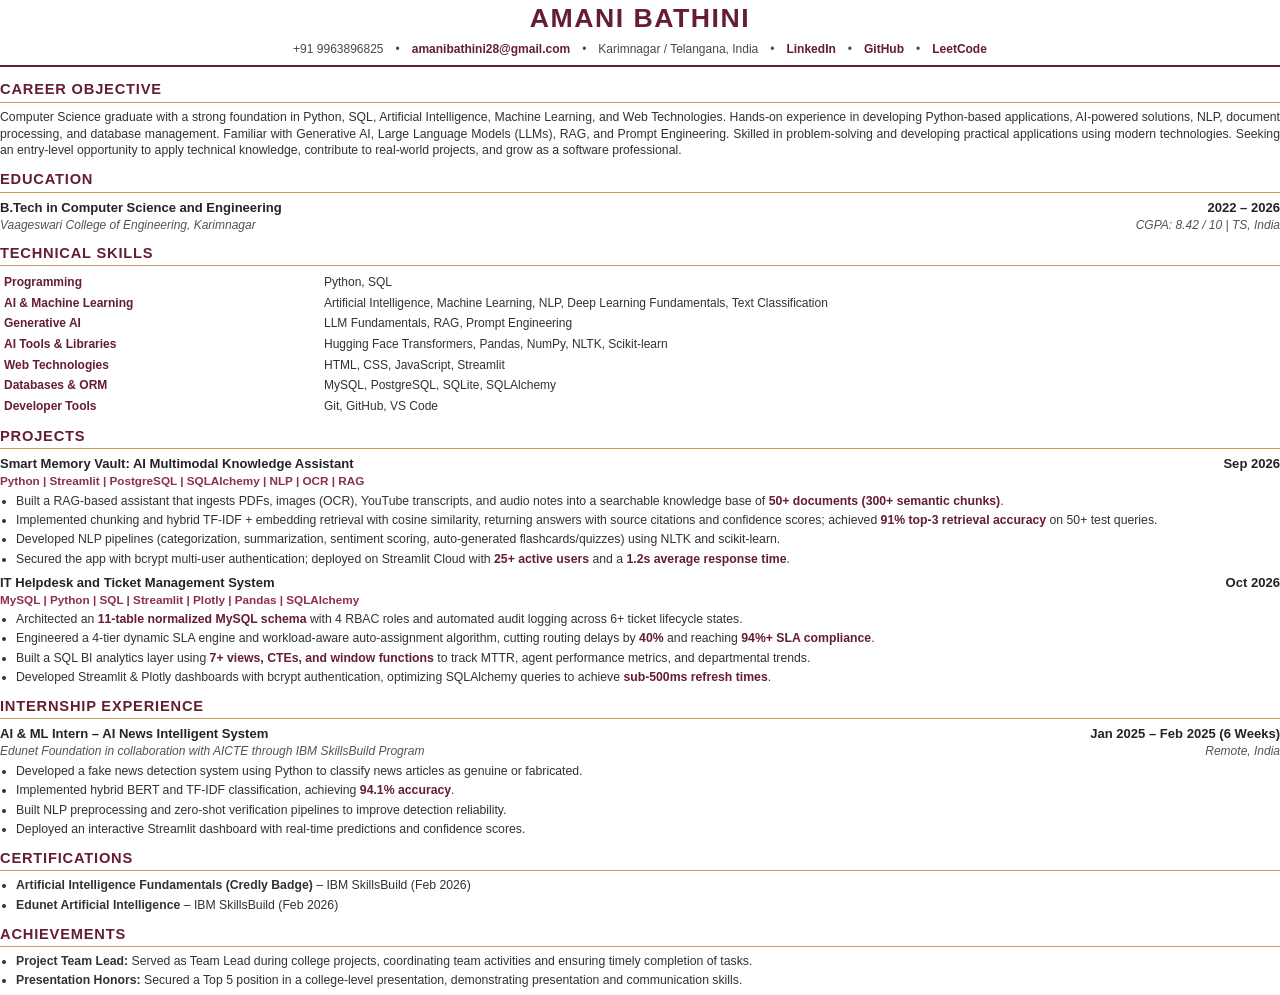
<file: assets/resume.html>
<!DOCTYPE html>
<html lang="en">
<head>
  <meta charset="UTF-8">
  <title>Amani Bathini - Resume</title>
  <style>
    @page {
      size: A4;
      margin: 14mm 16mm 14mm 16mm;
    }
    * {
      box-sizing: border-box;
      margin: 0;
      padding: 0;
    }
    body {
      font-family: 'Segoe UI', -apple-system, BlinkMacSystemFont, Roboto, Helvetica, Arial, sans-serif;
      color: #252329;
      background: #FFFFFF;
      font-size: 10pt;
      line-height: 1.38;
      -webkit-print-color-adjust: exact;
      print-color-adjust: exact;
    }
    .header {
      text-align: center;
      border-bottom: 2px solid #641E32;
      padding-bottom: 8px;
      margin-bottom: 12px;
    }
    .name {
      font-size: 20pt;
      font-weight: 800;
      letter-spacing: 1.5px;
      color: #641E32;
      margin-bottom: 4px;
      text-transform: uppercase;
    }
    .contact-line {
      font-size: 9pt;
      color: #4A4650;
      display: flex;
      justify-content: center;
      gap: 12px;
      flex-wrap: wrap;
    }
    .contact-line a {
      color: #641E32;
      text-decoration: none;
      font-weight: 600;
    }
    .section-title {
      font-size: 11pt;
      font-weight: 800;
      color: #641E32;
      text-transform: uppercase;
      letter-spacing: 0.8px;
      border-bottom: 1px solid #C5A15A;
      padding-bottom: 2px;
      margin-top: 10px;
      margin-bottom: 6px;
    }
    .entry-header {
      display: flex;
      justify-content: space-between;
      align-items: baseline;
      font-size: 9.8pt;
      font-weight: 700;
      color: #252329;
    }
    .entry-sub {
      display: flex;
      justify-content: space-between;
      align-items: baseline;
      font-size: 9pt;
      font-style: italic;
      color: #55505C;
      margin-bottom: 3px;
    }
    .tech-stack {
      font-size: 8.8pt;
      font-weight: 600;
      color: #8B3047;
      margin-bottom: 3px;
    }
    ul {
      margin-left: 16px;
      margin-bottom: 6px;
    }
    li {
      margin-bottom: 2.5px;
      font-size: 9.2pt;
      color: #333038;
      text-align: justify;
    }
    .skills-table {
      width: 100%;
      border-collapse: collapse;
      font-size: 9pt;
      margin-bottom: 4px;
    }
    .skills-table td {
      padding: 2px 4px;
      vertical-align: top;
    }
    .skill-cat {
      font-weight: 700;
      color: #641E32;
      width: 25%;
      white-space: nowrap;
    }
    .skill-list {
      color: #333038;
    }
    .metric-badge {
      font-weight: 700;
      color: #641E32;
    }
  </style>
</head>
<body>
  <div class="header">
    <div class="name">AMANI BATHINI</div>
    <div class="contact-line">
      <span>+91 9963896825</span>
      <span>•</span>
      <a href="mailto:amanibathini28@gmail.com">amanibathini28@gmail.com</a>
      <span>•</span>
      <span>Karimnagar / Telangana, India</span>
      <span>•</span>
      <a href="https://linkedin.com">LinkedIn</a>
      <span>•</span>
      <a href="https://github.com">GitHub</a>
      <span>•</span>
      <a href="https://leetcode.com">LeetCode</a>
    </div>
  </div>

  <div class="section-title">Career Objective</div>
  <p style="font-size: 9.2pt; text-align: justify; margin-bottom: 6px; color: #333038;">
    Computer Science graduate with a strong foundation in Python, SQL, Artificial Intelligence, Machine Learning, and Web Technologies. Hands-on experience in developing Python-based applications, AI-powered solutions, NLP, document processing, and database management. Familiar with Generative AI, Large Language Models (LLMs), RAG, and Prompt Engineering. Skilled in problem-solving and developing practical applications using modern technologies. Seeking an entry-level opportunity to apply technical knowledge, contribute to real-world projects, and grow as a software professional.
  </p>

  <div class="section-title">Education</div>
  <div class="entry-header">
    <span>B.Tech in Computer Science and Engineering</span>
    <span>2022 – 2026</span>
  </div>
  <div class="entry-sub">
    <span>Vaageswari College of Engineering, Karimnagar</span>
    <span>CGPA: 8.42 / 10 | TS, India</span>
  </div>

  <div class="section-title">Technical Skills</div>
  <table class="skills-table">
    <tr>
      <td class="skill-cat">Programming</td>
      <td class="skill-list">Python, SQL</td>
    </tr>
    <tr>
      <td class="skill-cat">AI &amp; Machine Learning</td>
      <td class="skill-list">Artificial Intelligence, Machine Learning, NLP, Deep Learning Fundamentals, Text Classification</td>
    </tr>
    <tr>
      <td class="skill-cat">Generative AI</td>
      <td class="skill-list">LLM Fundamentals, RAG, Prompt Engineering</td>
    </tr>
    <tr>
      <td class="skill-cat">AI Tools &amp; Libraries</td>
      <td class="skill-list">Hugging Face Transformers, Pandas, NumPy, NLTK, Scikit-learn</td>
    </tr>
    <tr>
      <td class="skill-cat">Web Technologies</td>
      <td class="skill-list">HTML, CSS, JavaScript, Streamlit</td>
    </tr>
    <tr>
      <td class="skill-cat">Databases &amp; ORM</td>
      <td class="skill-list">MySQL, PostgreSQL, SQLite, SQLAlchemy</td>
    </tr>
    <tr>
      <td class="skill-cat">Developer Tools</td>
      <td class="skill-list">Git, GitHub, VS Code</td>
    </tr>
  </table>

  <div class="section-title">Projects</div>
  
  <div class="entry-header">
    <span>Smart Memory Vault: AI Multimodal Knowledge Assistant</span>
    <span>Sep 2026</span>
  </div>
  <div class="tech-stack">Python | Streamlit | PostgreSQL | SQLAlchemy | NLP | OCR | RAG</div>
  <ul>
    <li>Built a RAG-based assistant that ingests PDFs, images (OCR), YouTube transcripts, and audio notes into a searchable knowledge base of <span class="metric-badge">50+ documents (300+ semantic chunks)</span>.</li>
    <li>Implemented chunking and hybrid TF-IDF + embedding retrieval with cosine similarity, returning answers with source citations and confidence scores; achieved <span class="metric-badge">91% top-3 retrieval accuracy</span> on 50+ test queries.</li>
    <li>Developed NLP pipelines (categorization, summarization, sentiment scoring, auto-generated flashcards/quizzes) using NLTK and scikit-learn.</li>
    <li>Secured the app with bcrypt multi-user authentication; deployed on Streamlit Cloud with <span class="metric-badge">25+ active users</span> and a <span class="metric-badge">1.2s average response time</span>.</li>
  </ul>

  <div class="entry-header">
    <span>IT Helpdesk and Ticket Management System</span>
    <span>Oct 2026</span>
  </div>
  <div class="tech-stack">MySQL | Python | SQL | Streamlit | Plotly | Pandas | SQLAlchemy</div>
  <ul>
    <li>Architected an <span class="metric-badge">11-table normalized MySQL schema</span> with 4 RBAC roles and automated audit logging across 6+ ticket lifecycle states.</li>
    <li>Engineered a 4-tier dynamic SLA engine and workload-aware auto-assignment algorithm, cutting routing delays by <span class="metric-badge">40%</span> and reaching <span class="metric-badge">94%+ SLA compliance</span>.</li>
    <li>Built a SQL BI analytics layer using <span class="metric-badge">7+ views, CTEs, and window functions</span> to track MTTR, agent performance metrics, and departmental trends.</li>
    <li>Developed Streamlit &amp; Plotly dashboards with bcrypt authentication, optimizing SQLAlchemy queries to achieve <span class="metric-badge">sub-500ms refresh times</span>.</li>
  </ul>

  <div class="section-title">Internship Experience</div>
  <div class="entry-header">
    <span>AI &amp; ML Intern – AI News Intelligent System</span>
    <span>Jan 2025 – Feb 2025 (6 Weeks)</span>
  </div>
  <div class="entry-sub">
    <span>Edunet Foundation in collaboration with AICTE through IBM SkillsBuild Program</span>
    <span>Remote, India</span>
  </div>
  <ul>
    <li>Developed a fake news detection system using Python to classify news articles as genuine or fabricated.</li>
    <li>Implemented hybrid BERT and TF-IDF classification, achieving <span class="metric-badge">94.1% accuracy</span>.</li>
    <li>Built NLP preprocessing and zero-shot verification pipelines to improve detection reliability.</li>
    <li>Deployed an interactive Streamlit dashboard with real-time predictions and confidence scores.</li>
  </ul>

  <div class="section-title">Certifications</div>
  <ul>
    <li><strong>Artificial Intelligence Fundamentals (Credly Badge)</strong> – IBM SkillsBuild (Feb 2026)</li>
    <li><strong>Edunet Artificial Intelligence</strong> – IBM SkillsBuild (Feb 2026)</li>
  </ul>

  <div class="section-title">Achievements</div>
  <ul>
    <li><strong>Project Team Lead:</strong> Served as Team Lead during college projects, coordinating team activities and ensuring timely completion of tasks.</li>
    <li><strong>Presentation Honors:</strong> Secured a Top 5 position in a college-level presentation, demonstrating presentation and communication skills.</li>
  </ul>
</body>
</html>
</file>
<file: css/style.css>
/* ==========================================================================
   AMANI BATHINI - PREMIUM PERSONAL DEVELOPER PORTFOLIO
   Theme: Ivory + Burgundy + Gold (Editorial Haute Tech)
   Author: Amani Bathini
   ========================================================================== */

/* --------------------------------------------------------------------------
   1. CSS VARIABLES & DESIGN TOKENS
   -------------------------------------------------------------------------- */
:root {
  /* Core Color Palette */
  --color-bg: #F8F5EF;              /* Warm Ivory */
  --color-bg-alt: #F1ECE2;          /* Slightly deeper warm ivory for alternating sections */
  --color-card: #FFFDF9;            /* Soft Cream */
  --color-card-hover: #FFFFFF;
  --color-card-border: rgba(197, 161, 90, 0.22);
  --color-card-border-hover: rgba(197, 161, 90, 0.45);

  --color-primary: #641E32;         /* Deep Burgundy */
  --color-primary-dark: #441220;    /* Darkest Burgundy */
  --color-primary-light: #7E263F;
  --color-secondary: #8B3047;       /* Wine */
  --color-secondary-soft: rgba(139, 48, 71, 0.1);
  --color-accent-gold: #C5A15A;     /* Muted Gold */
  --color-accent-gold-light: #E0C788;
  --color-accent-gold-soft: rgba(197, 161, 90, 0.15);

  --color-text-primary: #252329;    /* Dark Charcoal */
  --color-text-secondary: #57525E;  /* Refined slate charcoal */
  --color-text-muted: #7E7887;      /* Subtle muted note */
  --color-text-invert: #FFFDF9;

  --color-success: #2E7D5B;         /* Verified / Green status */
  --color-success-bg: rgba(46, 125, 91, 0.1);

  /* Typography Stacks */
  --font-serif: 'Playfair Display', Georgia, serif;
  --font-display: 'Cinzel', 'Playfair Display', Georgia, serif;
  --font-sans: 'Plus Jakarta Sans', -apple-system, BlinkMacSystemFont, 'Segoe UI', Roboto, Helvetica, Arial, sans-serif;
  --font-mono: 'JetBrains Mono', ui-monospace, SFMono-Regular, Menlo, Monaco, Consolas, monospace;

  /* Elevations & Shadows */
  --shadow-sm: 0 2px 8px rgba(37, 35, 41, 0.05);
  --shadow-md: 0 8px 24px rgba(100, 30, 50, 0.08), 0 2px 6px rgba(0, 0, 0, 0.03);
  --shadow-lg: 0 16px 40px rgba(100, 30, 50, 0.12), 0 4px 12px rgba(0, 0, 0, 0.04);
  --shadow-gold: 0 4px 20px rgba(197, 161, 90, 0.25);

  /* Spacing & Layout */
  --container-max: 1200px;
  --container-pad: 1.5rem;
  --header-height: 80px;
  --radius-sm: 6px;
  --radius-md: 12px;
  --radius-lg: 18px;
  --radius-pill: 9999px;

  /* Transitions */
  --transition-fast: 0.2s cubic-bezier(0.16, 1, 0.3, 1);
  --transition-base: 0.3s cubic-bezier(0.16, 1, 0.3, 1);
  --transition-smooth: 0.5s cubic-bezier(0.16, 1, 0.3, 1);
}

/* --------------------------------------------------------------------------
   2. GLOBAL RESET & BASE RULES
   -------------------------------------------------------------------------- */
*, *::before, *::after {
  box-sizing: border-box;
  margin: 0;
  padding: 0;
}

html {
  scroll-behavior: smooth;
  scroll-padding-top: calc(var(--header-height) + 16px);
  -webkit-text-size-adjust: 100%;
}

body {
  background-color: var(--color-bg);
  color: var(--color-text-primary);
  font-family: var(--font-sans);
  font-size: 1rem;
  line-height: 1.65;
  font-weight: 400;
  overflow-x: hidden;
  position: relative;
  -webkit-font-smoothing: antialiased;
  -moz-osx-font-smoothing: grayscale;
}

::selection {
  background-color: var(--color-primary);
  color: #FFFFFF;
}

img, svg {
  display: block;
  max-width: 100%;
}

a {
  color: inherit;
  text-decoration: none;
  transition: color var(--transition-fast);
}

button, input, textarea, select {
  font-family: inherit;
  font-size: inherit;
}

/* Container */
.container {
  width: 100%;
  max-width: var(--container-max);
  margin-left: auto;
  margin-right: auto;
  padding-left: var(--container-pad);
  padding-right: var(--container-pad);
}

/* Scroll Progress Indicator Bar */
.scroll-progress-bar {
  position: fixed;
  top: 0;
  left: 0;
  height: 3.5px;
  width: 0%;
  background: linear-gradient(90deg, var(--color-primary), var(--color-accent-gold), var(--color-secondary));
  z-index: 10001;
  transition: width 0.1s cubic-bezier(0.16, 1, 0.3, 1);
  box-shadow: 0 1px 8px rgba(197, 161, 90, 0.4);
}

/* Ambient Subtle Lighting Overlays with Gentle Floating Drift */
.ambient-glow {
  position: absolute;
  pointer-events: none;
  z-index: 0;
  border-radius: 50%;
  filter: blur(120px);
}

.glow-top {
  top: -100px;
  right: -100px;
  width: 600px;
  height: 600px;
  background: radial-gradient(circle, rgba(197, 161, 90, 0.12) 0%, rgba(100, 30, 50, 0.05) 60%, transparent 80%);
  animation: ambientDrift 16s ease-in-out infinite alternate;
}

.glow-middle {
  top: 45%;
  left: -200px;
  width: 700px;
  height: 700px;
  background: radial-gradient(circle, rgba(100, 30, 50, 0.04) 0%, rgba(197, 161, 90, 0.08) 50%, transparent 80%);
  animation: ambientDrift 20s ease-in-out infinite alternate-reverse;
}

@keyframes ambientDrift {
  0% {
    transform: translate(0, 0) scale(1);
    opacity: 0.7;
  }
  50% {
    transform: translate(35px, -25px) scale(1.12);
    opacity: 0.95;
  }
  100% {
    transform: translate(-20px, 30px) scale(0.95);
    opacity: 0.8;
  }
}

/* --------------------------------------------------------------------------
   3. TYPOGRAPHY & SECTION HEADERS
   -------------------------------------------------------------------------- */
h1, h2, h3, h4 {
  color: var(--color-text-primary);
  font-weight: 700;
  line-height: 1.25;
}

.section {
  position: relative;
  z-index: 1;
  padding: 6.5rem 0;
}

.section-header {
  margin-bottom: 3.5rem;
}

.text-center {
  text-align: center;
}

.section-pretitle {
  display: inline-block;
  font-family: var(--font-mono);
  font-size: 0.8125rem;
  font-weight: 700;
  letter-spacing: 0.18em;
  color: var(--color-primary);
  text-transform: uppercase;
  margin-bottom: 0.75rem;
}

.section-title {
  font-family: var(--font-serif);
  font-size: clamp(2.1rem, 4vw, 2.85rem);
  color: var(--color-text-primary);
  letter-spacing: -0.02em;
}

.highlight-burgundy {
  color: var(--color-primary);
  font-style: italic;
  font-weight: 700;
}

.section-gold-rule {
  width: 60px;
  height: 3px;
  background: linear-gradient(90deg, var(--color-primary), var(--color-accent-gold));
  margin: 1.25rem auto 1.5rem;
  border-radius: var(--radius-pill);
}

.section-subtitle {
  max-width: 680px;
  margin: 0 auto;
  font-size: 1.05rem;
  color: var(--color-text-secondary);
  line-height: 1.6;
}

/* --------------------------------------------------------------------------
   4. BUTTONS & PILLS
   -------------------------------------------------------------------------- */
.btn {
  display: inline-flex;
  align-items: center;
  justify-content: center;
  gap: 0.6rem;
  font-family: var(--font-sans);
  font-weight: 600;
  font-size: 0.9375rem;
  padding: 0.82rem 1.6rem;
  border-radius: var(--radius-pill);
  cursor: pointer;
  border: 1px solid transparent;
  transition: all var(--transition-base);
  text-decoration: none;
  white-space: nowrap;
  position: relative;
  overflow: hidden;
}

.btn-sm {
  padding: 0.55rem 1.15rem;
  font-size: 0.85rem;
}

.btn-lg {
  padding: 0.95rem 1.95rem;
  font-size: 1rem;
}

.btn-block {
  width: 100%;
}

.btn-primary {
  background-color: var(--color-primary);
  color: #FFFFFF;
  border-color: rgba(197, 161, 90, 0.4);
  box-shadow: 0 4px 14px rgba(100, 30, 50, 0.25);
}

.btn-primary::after, .btn-secondary::after {
  content: '';
  position: absolute;
  top: -50%;
  left: -75%;
  width: 50%;
  height: 200%;
  background: linear-gradient(
    60deg,
    rgba(255, 255, 255, 0) 20%,
    rgba(255, 255, 255, 0.3) 50%,
    rgba(255, 255, 255, 0) 80%
  );
  transform: rotate(25deg);
  pointer-events: none;
  opacity: 0;
  transition: opacity 0.3s;
}

.btn-primary:hover::after, .btn-secondary:hover::after {
  animation: btnSheen 0.85s cubic-bezier(0.16, 1, 0.3, 1) forwards;
  opacity: 1;
}

@keyframes btnSheen {
  0% { left: -75%; }
  100% { left: 125%; }
}

.btn-primary:hover {
  background-color: var(--color-secondary);
  border-color: var(--color-accent-gold);
  transform: translateY(-2px);
  box-shadow: 0 6px 20px rgba(100, 30, 50, 0.32);
  color: #FFFFFF;
}

.btn-secondary {
  background-color: var(--color-card);
  color: var(--color-primary);
  border-color: rgba(197, 161, 90, 0.5);
  box-shadow: var(--shadow-sm);
}

.btn-secondary:hover {
  background-color: #FFFFFF;
  color: var(--color-secondary);
  border-color: var(--color-primary);
  transform: translateY(-2px);
  box-shadow: var(--shadow-md);
}

.btn-ghost {
  background-color: transparent;
  color: var(--color-text-secondary);
  border-color: rgba(197, 161, 90, 0.35);
}

.btn-ghost:hover {
  background-color: rgba(197, 161, 90, 0.12);
  color: var(--color-primary);
  border-color: var(--color-accent-gold);
}

/* --------------------------------------------------------------------------
   5. NAVIGATION BAR
   -------------------------------------------------------------------------- */
.site-header {
  position: sticky;
  top: 0;
  left: 0;
  width: 100%;
  height: var(--header-height);
  background-color: rgba(248, 245, 239, 0.85);
  backdrop-filter: blur(14px);
  -webkit-backdrop-filter: blur(14px);
  border-bottom: 1px solid rgba(197, 161, 90, 0.18);
  z-index: 1000;
  transition: all var(--transition-base);
}

.site-header.scrolled {
  background-color: rgba(255, 253, 249, 0.95);
  box-shadow: var(--shadow-md);
  border-bottom-color: rgba(197, 161, 90, 0.3);
}

.nav-container {
  height: 100%;
  display: flex;
  align-items: center;
  justify-content: space-between;
}

/* Brand Logo */
.nav-brand {
  display: flex;
  align-items: center;
  gap: 0.75rem;
  text-decoration: none;
}

.brand-monogram {
  display: flex;
  align-items: center;
  justify-content: center;
  width: 38px;
  height: 38px;
  border-radius: 8px;
  background: linear-gradient(135deg, var(--color-primary), var(--color-primary-dark));
  color: #FFFFFF;
  font-family: var(--font-display);
  font-weight: 700;
  font-size: 1rem;
  letter-spacing: 0.05em;
  border: 1px solid var(--color-accent-gold);
  box-shadow: 0 2px 8px rgba(100, 30, 50, 0.2);
}

.brand-text {
  font-family: var(--font-display);
  font-weight: 700;
  font-size: 1.25rem;
  letter-spacing: 0.12em;
  color: var(--color-primary);
}

.brand-dot {
  color: var(--color-accent-gold);
}

/* Desktop Navigation */
.desktop-nav {
  display: flex;
  align-items: center;
}

.nav-list {
  display: flex;
  align-items: center;
  gap: 1.6rem;
  list-style: none;
}

.nav-link {
  font-size: 0.925rem;
  font-weight: 500;
  color: var(--color-text-secondary);
  position: relative;
  padding: 0.4rem 0;
  transition: color var(--transition-fast);
}

.nav-link::after {
  content: '';
  position: absolute;
  bottom: 0;
  left: 0;
  width: 0%;
  height: 2px;
  background-color: var(--color-primary);
  transition: width var(--transition-fast);
  border-radius: var(--radius-pill);
}

.nav-link:hover {
  color: var(--color-primary);
}

.nav-link:hover::after,
.nav-link.active::after {
  width: 100%;
}

.nav-link.active {
  color: var(--color-primary);
  font-weight: 700;
}

/* Nav Actions */
.nav-actions {
  display: flex;
  align-items: center;
  gap: 0.85rem;
}

.btn-nav-resume {
  display: inline-flex;
}

/* Mobile Hamburger Toggle */
.menu-toggle {
  display: none;
  background: transparent;
  border: 1px solid rgba(197, 161, 90, 0.35);
  border-radius: var(--radius-sm);
  padding: 8px 10px;
  cursor: pointer;
  flex-direction: column;
  gap: 4px;
}

.hamburger-bar {
  display: block;
  width: 22px;
  height: 2px;
  background-color: var(--color-primary);
  border-radius: 2px;
  transition: all var(--transition-base);
}

/* Mobile Drawer */
.mobile-drawer {
  position: fixed;
  top: 0;
  right: -320px;
  width: 300px;
  height: 100vh;
  background-color: var(--color-card);
  box-shadow: -8px 0 30px rgba(0, 0, 0, 0.15);
  border-left: 1px solid var(--color-card-border);
  z-index: 1100;
  display: flex;
  flex-direction: column;
  justify-content: space-between;
  padding: 2rem 1.5rem;
  transition: right var(--transition-smooth);
}

.mobile-drawer.open {
  right: 0;
}

.drawer-header {
  display: flex;
  align-items: center;
  justify-content: space-between;
  padding-bottom: 1.25rem;
  border-bottom: 1px solid rgba(197, 161, 90, 0.2);
}

.drawer-close {
  background: transparent;
  border: none;
  font-size: 2rem;
  color: var(--color-primary);
  cursor: pointer;
  line-height: 1;
}

.mobile-nav-list {
  list-style: none;
  display: flex;
  flex-direction: column;
  gap: 1.15rem;
  margin-top: 1.5rem;
}

.mobile-nav-link {
  font-size: 1.05rem;
  font-weight: 600;
  color: var(--color-text-primary);
  display: block;
  padding: 0.4rem 0;
}

.mobile-nav-link:hover {
  color: var(--color-primary);
  transform: translateX(4px);
}

.drawer-footer {
  margin-top: auto;
  padding-top: 1.5rem;
  border-top: 1px solid rgba(197, 161, 90, 0.2);
}

.drawer-socials {
  display: flex;
  justify-content: center;
  gap: 0.75rem;
  margin-top: 1rem;
  font-size: 0.85rem;
  color: var(--color-primary);
  font-weight: 600;
}

.drawer-backdrop {
  position: fixed;
  inset: 0;
  background-color: rgba(37, 35, 41, 0.4);
  backdrop-filter: blur(4px);
  z-index: 1050;
  opacity: 0;
  pointer-events: none;
  transition: opacity var(--transition-base);
}

.drawer-backdrop.active {
  opacity: 1;
  pointer-events: auto;
}

/* --------------------------------------------------------------------------
   6. HERO SECTION
   -------------------------------------------------------------------------- */
.hero-section {
  position: relative;
  padding: 5rem 0 6.5rem;
  z-index: 1;
}

.hero-grid {
  display: grid;
  grid-template-columns: 1.25fr 0.95fr;
  align-items: center;
  gap: 3.5rem;
}

/* Availability Pill */
.availability-pill {
  display: inline-flex;
  align-items: center;
  gap: 0.65rem;
  padding: 0.4rem 1.15rem;
  background-color: var(--color-card);
  border: 1px solid rgba(197, 161, 90, 0.35);
  border-radius: var(--radius-pill);
  box-shadow: var(--shadow-sm);
  margin-bottom: 1.5rem;
}

.status-indicator {
  position: relative;
  display: inline-flex;
  align-items: center;
  justify-content: center;
}

.pulse-dot {
  width: 9px;
  height: 9px;
  background-color: var(--color-success);
  border-radius: 50%;
  position: relative;
}

.pulse-dot::after {
  content: '';
  position: absolute;
  inset: -3px;
  border-radius: 50%;
  border: 2px solid var(--color-success);
  animation: pulseRipple 2s infinite ease-out;
}

@keyframes pulseRipple {
  0% { transform: scale(0.9); opacity: 1; }
  100% { transform: scale(2.2); opacity: 0; }
}

.pill-text {
  font-size: 0.8125rem;
  font-weight: 600;
  color: var(--color-text-primary);
}

/* Hero Typography */
.hero-pretitle {
  display: flex;
  align-items: center;
  gap: 0.75rem;
  font-family: var(--font-mono);
  font-size: 0.825rem;
  font-weight: 700;
  letter-spacing: 0.15em;
  color: var(--color-primary);
  margin-bottom: 0.75rem;
}

.editorial-dash {
  width: 28px;
  height: 2px;
  background-color: var(--color-accent-gold);
}

.hero-title {
  font-family: var(--font-serif);
  font-size: clamp(2.8rem, 5.5vw, 4.4rem);
  font-weight: 800;
  line-height: 1.1;
  letter-spacing: -0.025em;
  color: var(--color-text-primary);
  margin-bottom: 1rem;
}

/* Dynamic Typing Title */
.hero-dynamic-subtitle {
  font-family: var(--font-mono);
  font-size: clamp(1.05rem, 2.2vw, 1.35rem);
  font-weight: 600;
  color: var(--color-secondary);
  margin-bottom: 1.5rem;
  min-height: 38px;
  display: flex;
  align-items: center;
}

.typing-prefix {
  color: var(--color-text-muted);
  font-weight: 400;
  margin-right: 0.35rem;
}

.typing-text {
  color: var(--color-primary);
  border-bottom: 2px solid var(--color-accent-gold);
  padding-bottom: 2px;
}

.typing-cursor {
  display: inline-block;
  margin-left: 2px;
  color: var(--color-accent-gold);
  animation: blinkCursor 0.9s infinite step-start;
}

@keyframes blinkCursor {
  50% { opacity: 0; }
}

.hero-intro {
  font-size: 1.075rem;
  line-height: 1.7;
  color: var(--color-text-secondary);
  max-width: 620px;
  margin-bottom: 1.75rem;
  font-style: italic;
  border-left: 3px solid var(--color-accent-gold);
  padding-left: 1.25rem;
}

/* Hero Tags */
.hero-tags {
  display: flex;
  flex-wrap: wrap;
  gap: 0.6rem;
  margin-bottom: 2.25rem;
}

.tag-badge {
  display: inline-flex;
  align-items: center;
  gap: 0.4rem;
  font-size: 0.8125rem;
  font-weight: 600;
  padding: 0.35rem 0.85rem;
  border-radius: var(--radius-pill);
  background-color: var(--color-card);
  color: var(--color-primary);
  border: 1px solid rgba(197, 161, 90, 0.3);
  box-shadow: 0 1px 4px rgba(0, 0, 0, 0.03);
}

.tag-icon {
  color: var(--color-accent-gold);
}

/* Hero Actions */
.hero-actions {
  display: flex;
  flex-wrap: wrap;
  align-items: center;
  gap: 1rem;
  margin-bottom: 2.25rem;
}

/* Hero Socials */
.hero-socials {
  display: flex;
  align-items: center;
  gap: 0.85rem;
  font-size: 0.875rem;
  color: var(--color-text-muted);
}

.social-label {
  font-weight: 600;
}

.social-links-row {
  display: flex;
  align-items: center;
  gap: 0.5rem;
}

.social-link {
  display: flex;
  align-items: center;
  justify-content: center;
  width: 36px;
  height: 36px;
  border-radius: 50%;
  background-color: var(--color-card);
  color: var(--color-primary);
  border: 1px solid rgba(197, 161, 90, 0.3);
  transition: all var(--transition-fast);
}

.social-link:hover {
  background-color: var(--color-primary);
  color: #FFFFFF;
  border-color: var(--color-primary);
  transform: translateY(-2px);
  box-shadow: 0 4px 12px rgba(100, 30, 50, 0.2);
}

.social-divider {
  color: var(--color-card-border);
}

.hero-email-quick {
  font-family: var(--font-mono);
  font-size: 0.8125rem;
  color: var(--color-primary);
  font-weight: 600;
}

.hero-email-quick:hover {
  text-decoration: underline;
  color: var(--color-secondary);
}

/* Hero Portrait Visual Column */
.hero-visual {
  display: flex;
  justify-content: center;
  align-items: center;
}

.portrait-card-wrapper {
  position: relative;
  width: 100%;
  max-width: 440px;
}

.portrait-gold-frame {
  position: absolute;
  inset: -12px;
  border-radius: 36px;
  border: 1.5px solid var(--color-accent-gold);
  opacity: 0.5;
  pointer-events: none;
  transform: rotate(-1.5deg);
  transition: transform var(--transition-smooth);
}

.portrait-card-wrapper:hover .portrait-gold-frame {
  transform: rotate(0deg) scale(1.02);
  opacity: 0.8;
}

.portrait-card {
  position: relative;
  background-color: var(--color-card);
  border-radius: 30px;
  padding: 10px;
  box-shadow: var(--shadow-lg);
  border: 1px solid var(--color-card-border);
  overflow: hidden;
}

.portrait-img {
  width: 100%;
  height: 480px;
  max-height: 520px;
  object-fit: cover;
  object-position: center 18%;
  border-radius: 24px;
  display: block;
}

/* Floating Metric Badges with Physics Hover & Float */
.floating-badge {
  position: absolute;
  display: flex;
  align-items: center;
  gap: 0.75rem;
  padding: 0.75rem 1.15rem;
  background-color: var(--color-card);
  border: 1px solid rgba(197, 161, 90, 0.35);
  border-radius: var(--radius-md);
  box-shadow: var(--shadow-md);
  z-index: 2;
  transition: transform var(--transition-base), box-shadow var(--transition-base);
}

[data-float="gentle"] {
  animation: floatGentle 5s ease-in-out infinite;
}

[data-float="reverse"] {
  animation: floatReverse 6s ease-in-out infinite;
}

.floating-badge:hover {
  animation-play-state: paused;
  transform: scale(1.08) translateY(-4px) !important;
  box-shadow: var(--shadow-lg), 0 0 16px rgba(197, 161, 90, 0.3);
}

@keyframes floatGentle {
  0%, 100% {
    transform: translateY(0px) rotate(0deg);
  }
  50% {
    transform: translateY(-8px) rotate(-1.2deg);
  }
}

@keyframes floatReverse {
  0%, 100% {
    transform: translateY(0px) rotate(0deg);
  }
  50% {
    transform: translateY(8px) rotate(1.2deg);
  }
}

.badge-top-left {
  top: 15px;
  left: -25px;
}

.badge-bottom-right {
  bottom: 15px;
  right: -25px;
}

.badge-icon {
  width: 36px;
  height: 36px;
  border-radius: 50%;
  display: flex;
  align-items: center;
  justify-content: center;
  color: #FFFFFF;
}

.gold-glow {
  background: linear-gradient(135deg, #C5A15A, #9C7934);
}

.burgundy-glow {
  background: linear-gradient(135deg, #641E32, #421220);
}

.badge-content {
  display: flex;
  flex-direction: column;
}

.badge-number {
  font-family: var(--font-sans);
  font-size: 1.05rem;
  font-weight: 800;
  color: var(--color-text-primary);
  line-height: 1.15;
}

.badge-desc {
  font-size: 0.75rem;
  color: var(--color-text-muted);
  font-weight: 600;
}

/* --------------------------------------------------------------------------
   7. ABOUT ME SECTION
   -------------------------------------------------------------------------- */
.about-section {
  background-color: var(--color-bg-alt);
}

.about-grid {
  display: grid;
  grid-template-columns: 1.15fr 0.85fr;
  gap: 3.5rem;
  align-items: start;
}

.editorial-card {
  background-color: var(--color-card);
  border-radius: var(--radius-lg);
  padding: 2.75rem;
  border: 1px solid var(--color-card-border);
  box-shadow: var(--shadow-md);
}

.story-heading {
  font-family: var(--font-serif);
  font-size: 1.65rem;
  color: var(--color-primary);
  margin-bottom: 1.25rem;
  line-height: 1.35;
}

.story-paragraph {
  color: var(--color-text-secondary);
  font-size: 1.025rem;
  margin-bottom: 1.2rem;
  line-height: 1.7;
}

.about-highlights-grid {
  display: grid;
  grid-template-columns: 1fr;
  gap: 1rem;
  margin: 1.75rem 0;
  padding: 1.25rem;
  background-color: rgba(248, 245, 239, 0.7);
  border-radius: var(--radius-md);
  border: 1px dashed rgba(197, 161, 90, 0.4);
}

.highlight-item {
  display: flex;
  align-items: flex-start;
  gap: 0.85rem;
}

.highlight-icon {
  display: inline-flex;
  align-items: center;
  justify-content: center;
  width: 22px;
  height: 22px;
  border-radius: 50%;
  background-color: var(--color-primary);
  color: #FFFFFF;
  font-size: 0.75rem;
  font-weight: 800;
  flex-shrink: 0;
  margin-top: 2px;
}

.highlight-item strong {
  font-size: 0.95rem;
  color: var(--color-text-primary);
}

.highlight-item p {
  font-size: 0.85rem;
  color: var(--color-text-muted);
  margin-top: 2px;
}

.objective-blockquote {
  position: relative;
  font-family: var(--font-serif);
  font-size: 1.075rem;
  font-style: italic;
  line-height: 1.65;
  color: var(--color-primary);
  background-color: rgba(100, 30, 50, 0.04);
  padding: 1.5rem 1.75rem 1.5rem 3.25rem;
  border-radius: var(--radius-md);
  border-left: 3px solid var(--color-accent-gold);
  margin-top: 1.5rem;
}

.quote-mark {
  position: absolute;
  top: 6px;
  left: 14px;
  font-size: 3rem;
  line-height: 1;
  color: var(--color-accent-gold);
  font-family: Georgia, serif;
}

/* Statistics Column */
.stats-cards-grid {
  display: grid;
  grid-template-columns: repeat(2, 1fr);
  gap: 1.25rem;
}

.stat-card {
  background-color: var(--color-card);
  border-radius: var(--radius-md);
  padding: 1.75rem 1.25rem;
  border: 1px solid var(--color-card-border);
  box-shadow: var(--shadow-sm);
  text-align: center;
  transition: all var(--transition-base);
  position: relative;
  overflow: hidden;
}

.stat-card::before {
  content: '';
  position: absolute;
  top: 0;
  left: 0;
  right: 0;
  height: 3px;
  background: linear-gradient(90deg, var(--color-primary), var(--color-accent-gold));
  opacity: 0;
  transition: opacity var(--transition-fast);
}

.stat-card:hover {
  transform: translateY(-4px);
  box-shadow: var(--shadow-md);
  border-color: var(--color-card-border-hover);
}

.stat-card:hover::before {
  opacity: 1;
}

.stat-badge-top {
  display: inline-block;
  font-family: var(--font-mono);
  font-size: 0.6875rem;
  font-weight: 700;
  color: var(--color-primary);
  letter-spacing: 0.08em;
  margin-bottom: 0.5rem;
}

.stat-number-wrapper {
  display: flex;
  align-items: baseline;
  justify-content: center;
  gap: 2px;
  margin-bottom: 0.25rem;
}

.stat-number {
  font-family: var(--font-serif);
  font-size: 2.6rem;
  font-weight: 800;
  color: var(--color-primary);
  line-height: 1;
}

.stat-plus, .stat-unit {
  font-family: var(--font-serif);
  font-size: 1.6rem;
  font-weight: 700;
  color: var(--color-accent-gold);
}

.stat-label {
  font-size: 0.925rem;
  font-weight: 700;
  color: var(--color-text-primary);
  margin-bottom: 0.4rem;
}

.stat-description {
  font-size: 0.78rem;
  color: var(--color-text-muted);
  line-height: 1.45;
}

.about-cta-box {
  background: linear-gradient(135deg, var(--color-primary), var(--color-primary-dark));
  color: #FFFFFF;
  border-radius: var(--radius-md);
  padding: 1.75rem;
  margin-top: 1.5rem;
  display: flex;
  align-items: center;
  justify-content: space-between;
  gap: 1.25rem;
  border: 1px solid var(--color-accent-gold);
  box-shadow: var(--shadow-md);
}

.cta-box-text h4 {
  color: #FFFFFF;
  font-size: 1.05rem;
  margin-bottom: 0.35rem;
}

.cta-box-text p {
  color: rgba(255, 255, 255, 0.8);
  font-size: 0.85rem;
  line-height: 1.4;
}

.about-cta-box .btn {
  background-color: var(--color-accent-gold);
  color: var(--color-primary-dark);
  border-color: #FFFFFF;
  font-weight: 700;
  flex-shrink: 0;
}

.about-cta-box .btn:hover {
  background-color: #FFFFFF;
  color: var(--color-primary);
}

/* --------------------------------------------------------------------------
   8. TECHNICAL SKILLS SECTION
   -------------------------------------------------------------------------- */
.skills-filter-container {
  display: flex;
  justify-content: center;
  margin-bottom: 2.75rem;
}

.filter-pills {
  display: inline-flex;
  flex-wrap: wrap;
  gap: 0.5rem;
  background-color: var(--color-card);
  padding: 0.45rem;
  border-radius: var(--radius-pill);
  border: 1px solid var(--color-card-border);
  box-shadow: var(--shadow-sm);
}

.filter-pill {
  background: transparent;
  border: none;
  font-size: 0.875rem;
  font-weight: 600;
  color: var(--color-text-secondary);
  padding: 0.55rem 1.2rem;
  border-radius: var(--radius-pill);
  cursor: pointer;
  transition: all var(--transition-fast);
}

.filter-pill:hover {
  color: var(--color-primary);
}

.filter-pill.active {
  background-color: var(--color-primary);
  color: #FFFFFF;
  box-shadow: 0 2px 10px rgba(100, 30, 50, 0.25);
}

.skills-grid {
  display: grid;
  grid-template-columns: repeat(auto-fit, minmax(320px, 1fr));
  gap: 1.75rem;
}

.skill-category-card {
  background-color: var(--color-card);
  border-radius: var(--radius-md);
  padding: 2rem;
  border: 1px solid var(--color-card-border);
  box-shadow: var(--shadow-sm);
  transition: all var(--transition-base);
  display: flex;
  flex-direction: column;
}

.skill-category-card:hover {
  transform: translateY(-4px);
  box-shadow: var(--shadow-md);
  border-color: var(--color-card-border-hover);
}

.skill-category-card.hidden {
  display: none !important;
}

.category-header {
  display: flex;
  align-items: center;
  gap: 1rem;
  margin-bottom: 1.5rem;
  padding-bottom: 1rem;
  border-bottom: 1px solid rgba(197, 161, 90, 0.18);
}

.category-icon-box {
  width: 44px;
  height: 44px;
  border-radius: 10px;
  background-color: rgba(100, 30, 50, 0.08);
  color: var(--color-primary);
  display: flex;
  align-items: center;
  justify-content: center;
  flex-shrink: 0;
  border: 1px solid rgba(197, 161, 90, 0.3);
}

.category-title {
  font-size: 1.1rem;
  font-weight: 700;
  color: var(--color-text-primary);
}

.category-count {
  font-family: var(--font-mono);
  font-size: 0.75rem;
  color: var(--color-text-muted);
}

.skills-chips {
  display: flex;
  flex-direction: column;
  gap: 0.65rem;
}

.skill-chip {
  display: flex;
  align-items: center;
  justify-content: space-between;
  padding: 0.65rem 0.95rem;
  background-color: rgba(248, 245, 239, 0.6);
  border: 1px solid rgba(197, 161, 90, 0.2);
  border-radius: var(--radius-sm);
  transition: transform 0.25s cubic-bezier(0.16, 1, 0.3, 1),
              border-color 0.25s ease,
              background-color 0.25s ease,
              box-shadow 0.25s ease;
}

.skill-chip:hover {
  background-color: #FFFFFF;
  border-color: var(--color-accent-gold);
  transform: translateX(6px) scale(1.015);
  box-shadow: 0 4px 14px rgba(100, 30, 50, 0.08);
}

.chip-dot {
  width: 6px;
  height: 6px;
  border-radius: 50%;
  background-color: var(--color-accent-gold);
  margin-right: 0.65rem;
  flex-shrink: 0;
  transition: transform 0.25s ease, background-color 0.25s ease, box-shadow 0.25s ease;
}

.skill-chip:hover .chip-dot {
  transform: scale(1.5);
  background-color: var(--color-primary);
  box-shadow: 0 0 8px rgba(100, 30, 50, 0.4);
}

.chip-name {
  font-size: 0.9rem;
  font-weight: 600;
  color: var(--color-text-primary);
  margin-right: auto;
}

.chip-meta {
  font-family: var(--font-mono);
  font-size: 0.725rem;
  color: var(--color-text-muted);
}

.highlight-chip {
  background-color: rgba(100, 30, 50, 0.04);
  border-color: rgba(100, 30, 50, 0.2);
}

.highlight-chip .chip-name {
  color: var(--color-primary);
}

/* --------------------------------------------------------------------------
   9. FEATURED PROJECTS SECTION
   -------------------------------------------------------------------------- */
.projects-section {
  background-color: var(--color-bg-alt);
}

.projects-list {
  display: flex;
  flex-direction: column;
  gap: 3.5rem;
}

.project-showcase-card {
  background-color: var(--color-card);
  border-radius: var(--radius-lg);
  padding: 2.75rem;
  border: 1px solid var(--color-card-border);
  box-shadow: var(--shadow-lg);
  transition: border-color var(--transition-base);
}

.project-showcase-card:hover {
  border-color: var(--color-card-border-hover);
}

.project-meta-strip {
  display: flex;
  align-items: center;
  justify-content: space-between;
  margin-bottom: 0.75rem;
  flex-wrap: wrap;
  gap: 0.5rem;
}

.project-badge {
  font-family: var(--font-mono);
  font-size: 0.725rem;
  font-weight: 700;
  letter-spacing: 0.08em;
  padding: 0.35rem 0.85rem;
  border-radius: var(--radius-pill);
}

.gold-badge {
  background-color: rgba(197, 161, 90, 0.18);
  color: #7A5C1F;
  border: 1px solid rgba(197, 161, 90, 0.5);
}

.burgundy-badge {
  background-color: rgba(100, 30, 50, 0.1);
  color: var(--color-primary);
  border: 1px solid rgba(100, 30, 50, 0.3);
}

.project-date {
  font-family: var(--font-mono);
  font-size: 0.8125rem;
  color: var(--color-text-muted);
  font-weight: 500;
}

.project-title {
  font-family: var(--font-serif);
  font-size: clamp(1.6rem, 2.8vw, 2.15rem);
  color: var(--color-primary);
  margin-bottom: 0.85rem;
  line-height: 1.3;
}

.project-summary {
  font-size: 1.05rem;
  color: var(--color-text-secondary);
  line-height: 1.65;
  margin-bottom: 1.75rem;
  max-width: 980px;
}

/* Verified Metrics Strip */
.project-metrics-strip {
  display: grid;
  grid-template-columns: repeat(auto-fit, minmax(160px, 1fr));
  gap: 1rem;
  padding: 1.25rem 1.5rem;
  background-color: rgba(248, 245, 239, 0.85);
  border-radius: var(--radius-md);
  border: 1px solid rgba(197, 161, 90, 0.28);
  margin-bottom: 2.25rem;
}

.p-metric-item {
  display: flex;
  flex-direction: column;
}

.p-metric-value {
  font-family: var(--font-serif);
  font-size: 1.85rem;
  font-weight: 800;
  color: var(--color-primary);
  line-height: 1.1;
}

.p-metric-label {
  font-family: var(--font-mono);
  font-size: 0.725rem;
  color: var(--color-text-muted);
  font-weight: 600;
  margin-top: 2px;
}

.highlight-metric .p-metric-value {
  color: var(--color-success);
}

/* Project Body Grid */
.project-body-grid {
  display: grid;
  grid-template-columns: 1fr 1fr;
  gap: 2.75rem;
  align-items: center;
}

.project-img-frame {
  position: relative;
  border-radius: var(--radius-md);
  overflow: hidden;
  border: 1px solid rgba(197, 161, 90, 0.35);
  box-shadow: var(--shadow-md);
  background-color: #12060B;
  transition: border-color var(--transition-base), box-shadow var(--transition-base);
}

.project-img-frame:hover {
  border-color: var(--color-accent-gold);
  box-shadow: 0 12px 30px rgba(100, 30, 50, 0.2), 0 0 16px rgba(197, 161, 90, 0.25);
}

.project-img-frame::after {
  content: '';
  position: absolute;
  top: 0;
  left: -120%;
  width: 60%;
  height: 100%;
  background: linear-gradient(
    90deg,
    transparent 0%,
    rgba(197, 161, 90, 0.22) 50%,
    transparent 100%
  );
  transform: skewX(-25deg);
  pointer-events: none;
  opacity: 0;
  transition: opacity 0.3s;
  z-index: 2;
}

.project-img-frame:hover::after {
  opacity: 1;
  animation: shimmerSweep 1.25s cubic-bezier(0.16, 1, 0.3, 1) forwards;
}

@keyframes shimmerSweep {
  0% { left: -120%; }
  100% { left: 220%; }
}

.project-img {
  width: 100%;
  height: auto;
  transition: transform var(--transition-smooth);
}

.project-img-overlay {
  position: absolute;
  inset: 0;
  background-color: rgba(37, 35, 41, 0.6);
  backdrop-filter: blur(4px);
  display: flex;
  align-items: center;
  justify-content: center;
  opacity: 0;
  transition: opacity var(--transition-base);
}

.project-img-frame:hover .project-img-overlay {
  opacity: 1;
}

.project-img-frame:hover .project-img {
  transform: scale(1.03);
}

.details-heading {
  font-size: 1.05rem;
  font-weight: 700;
  color: var(--color-text-primary);
  margin-bottom: 1rem;
}

.feature-bullets {
  list-style: none;
  display: flex;
  flex-direction: column;
  gap: 0.85rem;
  margin-bottom: 1.75rem;
}

.feature-bullets li {
  display: flex;
  align-items: flex-start;
  gap: 0.75rem;
  font-size: 0.925rem;
  color: var(--color-text-secondary);
  line-height: 1.55;
}

.bullet-check {
  display: inline-flex;
  align-items: center;
  justify-content: center;
  width: 18px;
  height: 18px;
  border-radius: 50%;
  background-color: rgba(100, 30, 50, 0.12);
  color: var(--color-primary);
  font-size: 0.7rem;
  font-weight: 800;
  flex-shrink: 0;
  margin-top: 2px;
}

.project-tags {
  display: flex;
  flex-wrap: wrap;
  gap: 0.5rem;
  margin-bottom: 1.75rem;
}

.tech-tag {
  font-family: var(--font-mono);
  font-size: 0.75rem;
  font-weight: 600;
  padding: 0.3rem 0.7rem;
  border-radius: var(--radius-sm);
  background-color: rgba(100, 30, 50, 0.06);
  color: var(--color-primary);
  border: 1px solid rgba(197, 161, 90, 0.3);
}

.project-action-row {
  display: flex;
  flex-wrap: wrap;
  align-items: center;
  gap: 0.75rem;
}

/* --------------------------------------------------------------------------
   10. INTERNSHIP EXPERIENCE SECTION
   -------------------------------------------------------------------------- */
.timeline-card {
  background-color: var(--color-card);
  border-radius: var(--radius-lg);
  padding: 2.75rem;
  border: 1px solid var(--color-card-border);
  box-shadow: var(--shadow-md);
  position: relative;
}

.timeline-card::before {
  content: '';
  position: absolute;
  top: 0;
  left: 0;
  bottom: 0;
  width: 6px;
  background: linear-gradient(180deg, var(--color-primary), var(--color-accent-gold));
  border-radius: var(--radius-lg) 0 0 var(--radius-lg);
}

.timeline-header {
  display: flex;
  align-items: flex-start;
  justify-content: space-between;
  gap: 1.5rem;
  margin-bottom: 1.75rem;
  padding-bottom: 1.5rem;
  border-bottom: 1px solid rgba(197, 161, 90, 0.2);
  flex-wrap: wrap;
}

.role-badge {
  display: inline-block;
  font-family: var(--font-mono);
  font-size: 0.75rem;
  font-weight: 700;
  padding: 0.35rem 0.85rem;
  border-radius: var(--radius-pill);
  background-color: rgba(100, 30, 50, 0.1);
  color: var(--color-primary);
  border: 1px solid rgba(100, 30, 50, 0.25);
  margin-bottom: 0.5rem;
}

.role-title {
  font-family: var(--font-serif);
  font-size: 1.45rem;
  color: var(--color-text-primary);
  margin-bottom: 0.4rem;
}

.role-sub {
  font-size: 0.9rem;
  color: var(--color-text-secondary);
  display: flex;
  align-items: center;
  flex-wrap: wrap;
  gap: 0.5rem;
}

.sub-sep {
  color: var(--color-accent-gold);
}

.accuracy-highlight-badge {
  display: flex;
  flex-direction: column;
  align-items: center;
  justify-content: center;
  padding: 0.85rem 1.4rem;
  background: linear-gradient(135deg, var(--color-primary), var(--color-primary-dark));
  color: #FFFFFF;
  border-radius: var(--radius-md);
  border: 1px solid var(--color-accent-gold);
  box-shadow: 0 4px 16px rgba(100, 30, 50, 0.25);
}

.acc-number {
  font-family: var(--font-serif);
  font-size: 2.1rem;
  font-weight: 800;
  line-height: 1;
  color: var(--color-accent-gold-light);
}

.acc-text {
  font-family: var(--font-mono);
  font-size: 0.6875rem;
  font-weight: 600;
  letter-spacing: 0.05em;
  margin-top: 2px;
}

.timeline-body-grid {
  display: grid;
  grid-template-columns: 1.15fr 0.85fr;
  gap: 2.5rem;
  align-items: center;
}

.timeline-intro {
  font-size: 1.025rem;
  color: var(--color-text-secondary);
  margin-bottom: 1.25rem;
  line-height: 1.65;
}

.responsibilities-title {
  font-size: 1rem;
  font-weight: 700;
  color: var(--color-text-primary);
  margin-bottom: 0.85rem;
}

.responsibilities-list {
  list-style: none;
  display: flex;
  flex-direction: column;
  gap: 0.75rem;
  margin-bottom: 1.75rem;
}

.responsibilities-list li {
  display: flex;
  align-items: flex-start;
  gap: 0.75rem;
  font-size: 0.925rem;
  color: var(--color-text-secondary);
  line-height: 1.55;
}

.internship-preview-img {
  width: 100%;
  border-radius: var(--radius-md);
  border: 1px solid rgba(197, 161, 90, 0.35);
  box-shadow: var(--shadow-md);
}

/* --------------------------------------------------------------------------
   11. EDUCATION SECTION
   -------------------------------------------------------------------------- */
.education-section {
  background-color: var(--color-bg-alt);
}

.education-card-wrapper {
  max-width: 860px;
  margin: 0 auto;
}

.education-card {
  background-color: var(--color-card);
  border-radius: var(--radius-lg);
  padding: 2.75rem;
  border: 1px solid var(--color-card-border);
  box-shadow: var(--shadow-md);
  position: relative;
}

.edu-top {
  display: flex;
  align-items: flex-start;
  gap: 1.5rem;
}

.edu-crest-icon {
  width: 58px;
  height: 58px;
  border-radius: 14px;
  background-color: rgba(100, 30, 50, 0.08);
  color: var(--color-primary);
  border: 1.5px solid var(--color-accent-gold);
  display: flex;
  align-items: center;
  justify-content: center;
  flex-shrink: 0;
  box-shadow: var(--shadow-sm);
}

.edu-degree-badge {
  display: inline-block;
  font-family: var(--font-mono);
  font-size: 0.725rem;
  font-weight: 700;
  color: var(--color-primary);
  letter-spacing: 0.1em;
  margin-bottom: 0.35rem;
}

.edu-degree {
  font-family: var(--font-serif);
  font-size: 1.55rem;
  color: var(--color-text-primary);
  margin-bottom: 0.25rem;
}

.edu-institution {
  font-size: 1.05rem;
  font-weight: 600;
  color: var(--color-secondary);
  margin-bottom: 0.75rem;
}

.edu-meta-row {
  display: flex;
  align-items: center;
  flex-wrap: wrap;
  gap: 0.75rem;
  font-size: 0.875rem;
  color: var(--color-text-secondary);
}

.edu-cgpa-pill {
  background-color: rgba(197, 161, 90, 0.2);
  color: var(--color-primary-dark);
  padding: 0.2rem 0.65rem;
  border-radius: var(--radius-pill);
  font-weight: 700;
  border: 1px solid rgba(197, 161, 90, 0.5);
}

.edu-divider {
  height: 1px;
  background: linear-gradient(90deg, rgba(197, 161, 90, 0.3), transparent);
  margin: 1.75rem 0;
}

.edu-subtitle {
  font-size: 0.95rem;
  font-weight: 700;
  color: var(--color-text-primary);
  margin-bottom: 1rem;
}

.coursework-grid {
  display: flex;
  flex-wrap: wrap;
  gap: 0.65rem;
}

.course-chip {
  font-size: 0.85rem;
  font-weight: 500;
  color: var(--color-text-primary);
  background-color: rgba(248, 245, 239, 0.8);
  padding: 0.4rem 0.85rem;
  border-radius: var(--radius-pill);
  border: 1px solid rgba(197, 161, 90, 0.25);
  transition: all var(--transition-fast);
}

.course-chip:hover {
  background-color: #FFFFFF;
  border-color: var(--color-accent-gold);
  color: var(--color-primary);
}

/* --------------------------------------------------------------------------
   12. CERTIFICATIONS & ACHIEVEMENTS SECTION
   -------------------------------------------------------------------------- */
.credentials-grid {
  display: grid;
  grid-template-columns: 1fr 1fr;
  gap: 3rem;
}

.column-subhead {
  display: flex;
  align-items: center;
  gap: 0.75rem;
  margin-bottom: 1.75rem;
  color: var(--color-primary);
}

.column-subhead h3 {
  font-family: var(--font-serif);
  font-size: 1.45rem;
  color: var(--color-primary);
}

/* Certification Cards */
.credential-card {
  background-color: var(--color-card);
  border-radius: var(--radius-md);
  padding: 1.75rem;
  border: 1px solid var(--color-card-border);
  box-shadow: var(--shadow-sm);
  display: flex;
  gap: 1.25rem;
  margin-bottom: 1.5rem;
  transition: all var(--transition-base);
}

.credential-card:hover {
  transform: translateY(-4px);
  box-shadow: var(--shadow-md);
  border-color: var(--color-card-border-hover);
}

.cred-icon-box {
  width: 48px;
  height: 48px;
  border-radius: 12px;
  display: flex;
  align-items: center;
  justify-content: center;
  flex-shrink: 0;
}

.gold-icon {
  background-color: rgba(197, 161, 90, 0.18);
  color: var(--color-accent-gold);
  border: 1px solid rgba(197, 161, 90, 0.4);
}

.burgundy-icon {
  background-color: rgba(100, 30, 50, 0.1);
  color: var(--color-primary);
  border: 1px solid rgba(100, 30, 50, 0.3);
}

.cred-info {
  flex-grow: 1;
}

.cred-issuer-row {
  display: flex;
  justify-content: space-between;
  align-items: baseline;
  margin-bottom: 0.35rem;
}

.cred-issuer {
  font-family: var(--font-mono);
  font-size: 0.75rem;
  font-weight: 700;
  color: var(--color-secondary);
  text-transform: uppercase;
}

.cred-date {
  font-family: var(--font-mono);
  font-size: 0.75rem;
  color: var(--color-text-muted);
}

.cred-title {
  font-size: 1.05rem;
  font-weight: 700;
  color: var(--color-text-primary);
  margin-bottom: 0.4rem;
}

.cred-description {
  font-size: 0.85rem;
  color: var(--color-text-secondary);
  line-height: 1.5;
  margin-bottom: 0.75rem;
}

.cred-verified-pill {
  display: inline-flex;
  align-items: center;
  gap: 0.4rem;
  font-family: var(--font-mono);
  font-size: 0.725rem;
  font-weight: 600;
  color: var(--color-success);
  background-color: var(--color-success-bg);
  padding: 0.2rem 0.6rem;
  border-radius: var(--radius-pill);
}

/* Achievement Cards */
.achievement-card {
  background-color: var(--color-card);
  border-radius: var(--radius-md);
  padding: 1.75rem;
  border: 1px solid var(--color-card-border);
  box-shadow: var(--shadow-sm);
  display: flex;
  gap: 1.25rem;
  margin-bottom: 1.5rem;
  transition: all var(--transition-base);
}

.achievement-card:hover {
  transform: translateY(-4px);
  box-shadow: var(--shadow-md);
  border-color: var(--color-card-border-hover);
}

.achieve-badge-icon {
  width: 44px;
  height: 44px;
  border-radius: 50%;
  background-color: var(--color-primary);
  color: #FFFFFF;
  font-family: var(--font-serif);
  font-weight: 800;
  font-size: 1.05rem;
  display: flex;
  align-items: center;
  justify-content: center;
  flex-shrink: 0;
  border: 1.5px solid var(--color-accent-gold);
}

.achieve-role-tag {
  display: inline-block;
  font-family: var(--font-mono);
  font-size: 0.725rem;
  font-weight: 700;
  color: var(--color-primary);
  letter-spacing: 0.08em;
  margin-bottom: 0.35rem;
}

.achieve-title {
  font-size: 1.05rem;
  font-weight: 700;
  color: var(--color-text-primary);
  margin-bottom: 0.5rem;
}

.achieve-text {
  font-size: 0.875rem;
  color: var(--color-text-secondary);
  line-height: 1.55;
}

/* --------------------------------------------------------------------------
   13. CONTACT SECTION
   -------------------------------------------------------------------------- */
.contact-section {
  background-color: var(--color-bg-alt);
}

.contact-grid {
  display: grid;
  grid-template-columns: 0.95fr 1.05fr;
  gap: 3.5rem;
  align-items: start;
}

.contact-info-card, .contact-form-card {
  background-color: var(--color-card);
  border-radius: var(--radius-lg);
  padding: 2.75rem;
  border: 1px solid var(--color-card-border);
  box-shadow: var(--shadow-md);
}

.contact-info-heading {
  font-family: var(--font-serif);
  font-size: 1.65rem;
  color: var(--color-primary);
  margin-bottom: 0.75rem;
}

.contact-info-lead {
  font-size: 0.95rem;
  color: var(--color-text-secondary);
  line-height: 1.6;
  margin-bottom: 2rem;
}

.contact-methods-list {
  display: flex;
  flex-direction: column;
  gap: 1.25rem;
  margin-bottom: 2.25rem;
}

.contact-item {
  display: flex;
  align-items: center;
  gap: 1rem;
  padding: 1rem;
  background-color: rgba(248, 245, 239, 0.7);
  border: 1px solid rgba(197, 161, 90, 0.22);
  border-radius: var(--radius-md);
  position: relative;
  transition: all var(--transition-fast);
}

.contact-item:hover {
  background-color: #FFFFFF;
  border-color: var(--color-accent-gold);
}

.contact-item-icon {
  width: 40px;
  height: 40px;
  border-radius: 10px;
  background-color: rgba(100, 30, 50, 0.08);
  color: var(--color-primary);
  display: flex;
  align-items: center;
  justify-content: center;
  flex-shrink: 0;
  border: 1px solid rgba(197, 161, 90, 0.3);
}

.contact-item-details {
  display: flex;
  flex-direction: column;
  flex-grow: 1;
  overflow: hidden;
}

.item-label {
  font-size: 0.75rem;
  color: var(--color-text-muted);
  font-weight: 600;
  text-transform: uppercase;
  letter-spacing: 0.05em;
}

.item-val {
  font-size: 0.95rem;
  font-weight: 600;
  color: var(--color-text-primary);
  text-overflow: ellipsis;
  overflow: hidden;
  white-space: nowrap;
}

.copy-btn {
  background: transparent;
  border: 1px solid rgba(197, 161, 90, 0.3);
  width: 32px;
  height: 32px;
  border-radius: var(--radius-sm);
  display: flex;
  align-items: center;
  justify-content: center;
  color: var(--color-primary);
  cursor: pointer;
  position: relative;
  transition: all var(--transition-fast);
}

.copy-btn:hover {
  background-color: var(--color-primary);
  color: #FFFFFF;
  border-color: var(--color-primary);
}

.copy-tooltip {
  position: absolute;
  bottom: calc(100% + 6px);
  right: 0;
  background-color: var(--color-text-primary);
  color: #FFFFFF;
  font-size: 0.6875rem;
  font-weight: 600;
  padding: 2px 6px;
  border-radius: 4px;
  opacity: 0;
  pointer-events: none;
  transition: opacity var(--transition-fast);
  white-space: nowrap;
}

.copy-btn:hover .copy-tooltip {
  opacity: 1;
}

.profiles-section {
  padding-top: 1.5rem;
  border-top: 1px solid rgba(197, 161, 90, 0.2);
}

.profiles-label {
  display: block;
  font-size: 0.8125rem;
  font-weight: 700;
  color: var(--color-text-secondary);
  margin-bottom: 0.75rem;
  text-transform: uppercase;
  letter-spacing: 0.08em;
}

.profiles-links {
  display: flex;
  flex-wrap: wrap;
  gap: 0.75rem;
}

.profile-card-link {
  display: inline-flex;
  align-items: center;
  gap: 0.5rem;
  font-size: 0.875rem;
  font-weight: 600;
  color: var(--color-primary);
  padding: 0.5rem 0.95rem;
  background-color: rgba(248, 245, 239, 0.8);
  border: 1px solid rgba(197, 161, 90, 0.3);
  border-radius: var(--radius-pill);
  transition: all var(--transition-fast);
}

.profile-card-link:hover {
  background-color: var(--color-primary);
  color: #FFFFFF;
  border-color: var(--color-primary);
  transform: translateY(-2px);
}

/* Contact Form */
.form-title {
  font-family: var(--font-serif);
  font-size: 1.65rem;
  color: var(--color-primary);
  margin-bottom: 0.5rem;
}

.form-sub {
  font-size: 0.9rem;
  color: var(--color-text-secondary);
  line-height: 1.55;
  margin-bottom: 1.5rem;
}

.frontend-disclosure-banner {
  display: flex;
  align-items: flex-start;
  gap: 0.65rem;
  background-color: rgba(197, 161, 90, 0.15);
  border: 1px solid rgba(197, 161, 90, 0.4);
  padding: 0.85rem 1rem;
  border-radius: var(--radius-md);
  margin-bottom: 1.5rem;
  font-size: 0.8125rem;
  color: #5A4315;
  line-height: 1.45;
}

.frontend-disclosure-banner svg {
  flex-shrink: 0;
  margin-top: 1px;
}

.form-group {
  margin-bottom: 1.25rem;
}

.form-label {
  display: block;
  font-size: 0.875rem;
  font-weight: 600;
  color: var(--color-text-primary);
  margin-bottom: 0.4rem;
}

.required {
  color: var(--color-primary);
}

.form-input, .form-textarea {
  width: 100%;
  padding: 0.8rem 1rem;
  background-color: rgba(248, 245, 239, 0.6);
  border: 1.5px solid rgba(197, 161, 90, 0.3);
  border-radius: var(--radius-sm);
  color: var(--color-text-primary);
  font-size: 0.9375rem;
  transition: all var(--transition-fast);
  outline: none;
}

.form-input:focus, .form-textarea:focus {
  background-color: #FFFFFF;
  border-color: var(--color-primary);
  box-shadow: 0 0 0 3px rgba(100, 30, 50, 0.12);
}

.form-input.is-invalid, .form-textarea.is-invalid {
  border-color: #C0392B;
  background-color: #FFF5F5;
}

.field-error {
  display: block;
  font-size: 0.775rem;
  color: #C0392B;
  margin-top: 0.35rem;
  min-height: 18px;
}

.btn-submit {
  box-shadow: 0 4px 16px rgba(100, 30, 50, 0.28);
}

/* --------------------------------------------------------------------------
   14. FOOTER
   -------------------------------------------------------------------------- */
.site-footer {
  background-color: #1A080F;
  color: #E8D39E;
  padding: 5rem 0 2rem;
  position: relative;
  border-top: 2px solid var(--color-accent-gold);
}

.footer-top-grid {
  display: grid;
  grid-template-columns: 1.5fr 1fr 1.2fr 1fr;
  gap: 3rem;
  margin-bottom: 4rem;
}

.footer-brand {
  display: flex;
  align-items: center;
  gap: 0.75rem;
  text-decoration: none;
  margin-bottom: 1rem;
}

.footer-brand .brand-monogram {
  border-color: var(--color-accent-gold);
}

.footer-brand .brand-text {
  color: #FFFFFF;
}

.footer-tagline {
  font-size: 0.9rem;
  color: #C9B8B0;
  line-height: 1.6;
  margin-bottom: 1.25rem;
}

.footer-status-pill {
  display: inline-flex;
  align-items: center;
  gap: 0.5rem;
  padding: 0.35rem 0.85rem;
  background-color: rgba(197, 161, 90, 0.12);
  border: 1px solid rgba(197, 161, 90, 0.3);
  border-radius: var(--radius-pill);
  font-size: 0.775rem;
  color: #E8D39E;
}

.status-dot {
  width: 7px;
  height: 7px;
  border-radius: 50%;
  background-color: #68D391;
}

.footer-heading {
  font-family: var(--font-display);
  font-size: 0.95rem;
  color: #FFFFFF;
  letter-spacing: 0.08em;
  margin-bottom: 1.25rem;
  text-transform: uppercase;
}

.footer-nav {
  list-style: none;
  display: flex;
  flex-direction: column;
  gap: 0.65rem;
}

.footer-nav a {
  color: #B5A49D;
  font-size: 0.875rem;
  transition: color var(--transition-fast);
}

.footer-nav a:hover {
  color: #FFFFFF;
  padding-left: 4px;
}

.footer-contact-item {
  font-size: 0.875rem;
  color: #B5A49D;
  margin-bottom: 0.65rem;
  line-height: 1.5;
}

.footer-contact-item a {
  color: #E8D39E;
}

.footer-contact-item a:hover {
  text-decoration: underline;
}

.footer-social-row {
  display: flex;
  gap: 0.75rem;
  margin-top: 1rem;
  font-size: 0.85rem;
  color: #E8D39E;
}

.footer-bottom {
  display: flex;
  align-items: center;
  justify-content: space-between;
  padding-top: 2rem;
  border-top: 1px solid rgba(197, 161, 90, 0.18);
  font-size: 0.85rem;
  color: #8C7870;
  flex-wrap: wrap;
  gap: 1rem;
}

.back-to-top-btn {
  display: inline-flex;
  align-items: center;
  gap: 0.5rem;
  background-color: rgba(197, 161, 90, 0.15);
  color: #E8D39E;
  padding: 0.45rem 1rem;
  border-radius: var(--radius-pill);
  border: 1px solid rgba(197, 161, 90, 0.3);
  font-size: 0.8125rem;
  font-weight: 600;
  transition: all var(--transition-fast);
}

.back-to-top-btn:hover {
  background-color: var(--color-accent-gold);
  color: var(--color-primary-dark);
}

/* --------------------------------------------------------------------------
   15. MODALS & POPUPS
   -------------------------------------------------------------------------- */
.modal-dialog-overlay {
  position: fixed;
  inset: 0;
  background-color: rgba(26, 8, 15, 0.7);
  backdrop-filter: blur(8px);
  -webkit-backdrop-filter: blur(8px);
  z-index: 2000;
  display: flex;
  align-items: center;
  justify-content: center;
  padding: 1.5rem;
  opacity: 0;
  pointer-events: none;
  transition: opacity var(--transition-base);
}

.modal-dialog-overlay.open {
  opacity: 1;
  pointer-events: auto;
}

.modal-card {
  background-color: var(--color-card);
  border-radius: var(--radius-lg);
  max-width: 680px;
  width: 100%;
  max-height: 90vh;
  display: flex;
  flex-direction: column;
  box-shadow: 0 24px 60px rgba(0, 0, 0, 0.4);
  border: 1.5px solid var(--color-accent-gold);
  transform: translateY(20px) scale(0.97);
  transition: transform var(--transition-base);
  overflow: hidden;
}

.modal-card-lg {
  max-width: 900px;
}

.modal-dialog-overlay.open .modal-card {
  transform: translateY(0) scale(1);
}

.modal-header {
  padding: 1.5rem 2rem;
  border-bottom: 1px solid rgba(197, 161, 90, 0.25);
  display: flex;
  align-items: center;
  justify-content: space-between;
  background-color: #FFFDF9;
}

.modal-title {
  font-family: var(--font-serif);
  font-size: 1.35rem;
  color: var(--color-primary);
  margin-top: 4px;
}

.modal-actions-right {
  display: flex;
  align-items: center;
  gap: 0.85rem;
}

.modal-close-btn {
  background: transparent;
  border: none;
  font-size: 2rem;
  color: var(--color-primary);
  cursor: pointer;
  line-height: 1;
  padding: 0 4px;
}

.modal-body {
  padding: 2rem;
  overflow-y: auto;
  font-size: 0.95rem;
  color: var(--color-text-secondary);
  line-height: 1.65;
}

.modal-preview-box {
  border-radius: var(--radius-md);
  overflow: hidden;
  border: 1px solid rgba(197, 161, 90, 0.3);
  margin-bottom: 1.5rem;
  background-color: #12060B;
}

.modal-section-title {
  font-size: 1rem;
  font-weight: 700;
  color: var(--color-text-primary);
  margin: 1.25rem 0 0.75rem;
}

.modal-stats-grid {
  display: grid;
  grid-template-columns: repeat(auto-fit, minmax(110px, 1fr));
  gap: 0.75rem;
  margin-bottom: 1.25rem;
}

.m-stat {
  background-color: rgba(248, 245, 239, 0.9);
  padding: 0.75rem;
  border-radius: var(--radius-sm);
  border: 1px solid rgba(197, 161, 90, 0.25);
  text-align: center;
}

.m-stat-val {
  display: block;
  font-family: var(--font-serif);
  font-size: 1.35rem;
  font-weight: 800;
  color: var(--color-primary);
}

.m-stat-lbl {
  font-family: var(--font-mono);
  font-size: 0.6875rem;
  color: var(--color-text-muted);
}

.modal-bullets {
  list-style: disc;
  margin-left: 1.25rem;
  display: flex;
  flex-direction: column;
  gap: 0.65rem;
}

.modal-resume-body {
  padding: 0;
  height: 65vh;
}

.resume-frame {
  width: 100%;
  height: 100%;
  border: none;
}

.modal-footer {
  padding: 1.25rem 2rem;
  border-top: 1px solid rgba(197, 161, 90, 0.25);
  display: flex;
  align-items: center;
  justify-content: space-between;
  background-color: #FFFDF9;
}

.modal-footnote {
  font-family: var(--font-mono);
  font-size: 0.75rem;
  color: var(--color-text-muted);
}

/* Feedback Modal specifics */
.success-icon-circle {
  width: 64px;
  height: 64px;
  border-radius: 50%;
  background-color: rgba(46, 125, 91, 0.12);
  display: inline-flex;
  align-items: center;
  justify-content: center;
  margin: 0 auto;
}

.prepared-email-box {
  background-color: rgba(248, 245, 239, 0.9);
  border: 1px dashed rgba(197, 161, 90, 0.5);
  border-radius: var(--radius-sm);
  padding: 0.85rem;
  margin-top: 1.25rem;
  text-align: left;
  font-family: var(--font-mono);
  font-size: 0.775rem;
  color: var(--color-primary);
  max-height: 120px;
  overflow-y: auto;
}

/* Toast */
.toast-notification {
  position: fixed;
  bottom: 24px;
  right: 24px;
  background-color: var(--color-primary);
  color: #FFFFFF;
  padding: 0.75rem 1.4rem;
  border-radius: var(--radius-pill);
  box-shadow: var(--shadow-lg);
  border: 1px solid var(--color-accent-gold);
  font-size: 0.875rem;
  font-weight: 600;
  z-index: 3000;
  opacity: 0;
  transform: translateY(12px);
  pointer-events: none;
  transition: all var(--transition-base);
}

.toast-notification.show {
  opacity: 1;
  transform: translateY(0);
}

/* --------------------------------------------------------------------------
   16. SCROLL REVEAL ANIMATIONS
   -------------------------------------------------------------------------- */
[data-reveal] {
  opacity: 0;
  transition: opacity 0.8s cubic-bezier(0.16, 1, 0.3, 1), transform 0.8s cubic-bezier(0.16, 1, 0.3, 1);
  will-change: opacity, transform;
}

[data-reveal="fade-up"] {
  transform: translateY(30px);
}

[data-reveal="fade-down"] {
  transform: translateY(-20px);
}

[data-reveal="fade-right"] {
  transform: translateX(-30px);
}

[data-reveal="fade-left"] {
  transform: translateX(30px);
}

[data-reveal].revealed {
  opacity: 1;
  transform: translate(0, 0);
}

/* --------------------------------------------------------------------------
   17. RESPONSIVE DESIGN (BREAKPOINTS)
   -------------------------------------------------------------------------- */
@media (max-width: 1024px) {
  .hero-grid {
    grid-template-columns: 1fr;
    gap: 3.5rem;
    text-align: center;
  }

  .hero-pretitle {
    justify-content: center;
  }

  .hero-dynamic-subtitle {
    justify-content: center;
  }

  .hero-intro {
    margin-left: auto;
    margin-right: auto;
    border-left: none;
    border-top: 2px solid var(--color-accent-gold);
    border-bottom: 2px solid var(--color-accent-gold);
    padding: 1rem 0;
  }

  .hero-tags {
    justify-content: center;
  }

  .hero-actions {
    justify-content: center;
  }

  .hero-socials {
    justify-content: center;
  }

  .about-grid {
    grid-template-columns: 1fr;
    gap: 2.5rem;
  }

  .project-body-grid {
    grid-template-columns: 1fr;
    gap: 2rem;
  }

  .timeline-body-grid {
    grid-template-columns: 1fr;
    gap: 2rem;
  }

  .credentials-grid {
    grid-template-columns: 1fr;
    gap: 2.5rem;
  }

  .contact-grid {
    grid-template-columns: 1fr;
    gap: 2.5rem;
  }

  .footer-top-grid {
    grid-template-columns: repeat(2, 1fr);
    gap: 2.5rem;
  }
}

@media (max-width: 768px) {
  :root {
    --header-height: 70px;
  }

  .desktop-nav {
    display: none;
  }

  .menu-toggle {
    display: flex;
  }

  .section {
    padding: 4.5rem 0;
  }

  .editorial-card, .project-showcase-card, .timeline-card, .education-card, .contact-info-card, .contact-form-card {
    padding: 1.75rem 1.25rem;
  }

  .stats-cards-grid {
    grid-template-columns: 1fr;
  }

  .about-cta-box {
    flex-direction: column;
    text-align: center;
  }

  .floating-badge {
    position: static;
    margin: 0.75rem auto;
    width: fit-content;
  }

  .portrait-card-wrapper {
    max-width: 320px;
    margin: 0 auto;
  }

  .footer-top-grid {
    grid-template-columns: 1fr;
    gap: 2rem;
  }

  .footer-bottom {
    flex-direction: column;
    text-align: center;
  }

  .modal-card {
    padding: 0;
  }

  .modal-header {
    padding: 1.25rem 1.25rem;
  }

  .modal-body {
    padding: 1.25rem;
  }

  .modal-footer {
    padding: 1rem 1.25rem;
    flex-direction: column;
    gap: 0.75rem;
  }
}

/* --------------------------------------------------------------------------
   15B. MODAL TABS, INTERACTIVE SIMULATORS & CODE BLUEPRINTS
   -------------------------------------------------------------------------- */
.modal-tab-nav {
  display: flex;
  gap: 0.5rem;
  padding: 0.75rem 2rem;
  background-color: rgba(248, 245, 239, 0.7);
  border-bottom: 1px solid rgba(197, 161, 90, 0.25);
  overflow-x: auto;
}

.modal-tab-btn {
  background: transparent;
  border: 1px solid transparent;
  padding: 0.45rem 1rem;
  font-size: 0.85rem;
  font-weight: 600;
  color: var(--color-text-secondary);
  border-radius: var(--radius-pill);
  cursor: pointer;
  white-space: nowrap;
  transition: all var(--transition-fast);
}

.modal-tab-btn:hover {
  color: var(--color-primary);
  background-color: rgba(197, 161, 90, 0.15);
}

.modal-tab-btn.active {
  background-color: var(--color-primary);
  color: #FFFFFF;
  border-color: var(--color-primary);
}

.modal-tab-pane {
  display: none;
}

.modal-tab-pane.active {
  display: block;
}

/* Simulator Styles */
.sim-container {
  background-color: rgba(248, 245, 239, 0.6);
  border: 1px solid rgba(197, 161, 90, 0.3);
  border-radius: var(--radius-md);
  padding: 1.5rem;
}

.sim-header {
  display: flex;
  align-items: center;
  justify-content: space-between;
  margin-bottom: 0.75rem;
  flex-wrap: wrap;
  gap: 0.5rem;
}

.sim-title {
  font-size: 1rem;
  font-weight: 700;
  color: var(--color-primary);
}

.sim-status-tag {
  display: inline-flex;
  align-items: center;
  gap: 0.4rem;
  font-family: var(--font-mono);
  font-size: 0.75rem;
  font-weight: 600;
  background-color: rgba(46, 125, 91, 0.1);
  color: var(--color-success);
  padding: 0.2rem 0.65rem;
  border-radius: var(--radius-pill);
}

.sim-description {
  font-size: 0.875rem;
  color: var(--color-text-secondary);
  margin-bottom: 1rem;
  line-height: 1.5;
}

.sim-presets {
  display: flex;
  flex-wrap: wrap;
  gap: 0.5rem;
  margin-bottom: 1rem;
}

.sim-preset-chip {
  background-color: #FFFFFF;
  border: 1px solid rgba(197, 161, 90, 0.35);
  font-size: 0.775rem;
  font-weight: 600;
  color: var(--color-text-secondary);
  padding: 0.35rem 0.75rem;
  border-radius: var(--radius-sm);
  cursor: pointer;
  transition: all var(--transition-fast);
}

.sim-preset-chip:hover, .sim-preset-chip.active {
  background-color: var(--color-primary);
  color: #FFFFFF;
  border-color: var(--color-primary);
}

.sim-input-row {
  display: flex;
  gap: 0.75rem;
  margin-bottom: 1.25rem;
}

.sim-input {
  flex-grow: 1;
}

.sim-output-screen {
  background-color: #12060B;
  color: #F8F5EF;
  border-radius: var(--radius-md);
  padding: 1.25rem;
  border: 1px solid rgba(197, 161, 90, 0.4);
}

.sim-latency-strip {
  display: flex;
  align-items: center;
  flex-wrap: wrap;
  gap: 0.75rem;
  font-family: var(--font-mono);
  font-size: 0.75rem;
  color: #C9B8B0;
  padding-bottom: 0.75rem;
  border-bottom: 1px solid rgba(197, 161, 90, 0.2);
  margin-bottom: 1rem;
}

.sim-tag-green {
  color: #68D391;
  font-weight: 700;
}

.sim-result-title {
  font-size: 0.9rem;
  font-weight: 700;
  color: var(--color-accent-gold-light);
  margin-bottom: 0.5rem;
}

.sim-result-text {
  font-size: 0.875rem;
  color: #E8D39E;
  line-height: 1.6;
  margin-bottom: 1rem;
}

.sim-citation-box {
  display: flex;
  align-items: center;
  gap: 0.65rem;
  padding: 0.5rem 0.75rem;
  background-color: rgba(100, 30, 50, 0.35);
  border-left: 3px solid var(--color-accent-gold);
  border-radius: 4px;
  margin-bottom: 0.85rem;
  flex-wrap: wrap;
  font-size: 0.8rem;
}

.citation-label {
  font-weight: 700;
  color: var(--color-accent-gold);
}

.citation-file {
  font-family: var(--font-mono);
  color: #F8F5EF;
}

.citation-badge {
  font-family: var(--font-mono);
  font-size: 0.7rem;
  background-color: #2E7D5B;
  color: #FFFFFF;
  padding: 2px 6px;
  border-radius: 3px;
}

.sim-flashcard-preview {
  background-color: rgba(255, 253, 249, 0.08);
  border: 1px dashed rgba(197, 161, 90, 0.4);
  padding: 0.75rem;
  border-radius: var(--radius-sm);
  font-size: 0.8rem;
  color: #C9B8B0;
}

.sim-control-grid {
  display: grid;
  grid-template-columns: 1fr 1fr;
  gap: 1rem;
  margin-bottom: 0.5rem;
}

.sla-ticket-card {
  background-color: rgba(100, 30, 50, 0.3);
  border: 1px solid rgba(197, 161, 90, 0.35);
  border-radius: var(--radius-sm);
  padding: 1rem;
}

.sla-t-header {
  display: flex;
  align-items: center;
  gap: 0.75rem;
  margin-bottom: 0.65rem;
}

.sla-t-id {
  font-family: var(--font-mono);
  font-weight: 700;
  color: var(--color-accent-gold);
}

.sla-badge-p1 {
  background-color: #8B3047;
  color: #FFFFFF;
  font-family: var(--font-mono);
  font-size: 0.7rem;
  font-weight: 700;
  padding: 2px 8px;
  border-radius: 3px;
}

.sla-countdown-live {
  margin-left: auto;
  font-family: var(--font-mono);
  font-size: 0.8rem;
  color: #68D391;
  font-weight: 700;
}

.sla-t-text {
  font-size: 0.825rem;
  color: #D8CED2;
  line-height: 1.55;
}

/* Code Block Styles */
.code-block-wrapper {
  background-color: #15060D;
  border-radius: var(--radius-md);
  border: 1px solid rgba(197, 161, 90, 0.35);
  overflow: hidden;
}

.code-block-header {
  display: flex;
  align-items: center;
  justify-content: space-between;
  padding: 0.65rem 1rem;
  background-color: #220B15;
  border-bottom: 1px solid rgba(197, 161, 90, 0.2);
}

.code-lang {
  font-family: var(--font-mono);
  font-size: 0.75rem;
  font-weight: 700;
  color: var(--color-accent-gold);
}

.code-copy-btn {
  background-color: rgba(197, 161, 90, 0.15);
  border: 1px solid rgba(197, 161, 90, 0.3);
  color: #E8D39E;
  font-family: var(--font-mono);
  font-size: 0.725rem;
  padding: 2px 8px;
  border-radius: 4px;
  cursor: pointer;
}

.code-copy-btn:hover {
  background-color: var(--color-accent-gold);
  color: #15060D;
}

.code-pre {
  margin: 0;
  padding: 1.25rem;
  overflow-x: auto;
  font-family: var(--font-mono);
  font-size: 0.8125rem;
  line-height: 1.6;
  color: #F8F5EF;
}

.c-keyword { color: #E86C8D; font-weight: 600; }
.c-class { color: #F4BD44; font-weight: 700; }
.c-func { color: #68D391; }
.c-str { color: #E8D39E; }
.c-comment { color: #7E7887; font-style: italic; }

@media (max-width: 480px) {
  .hero-title {
    font-size: 2.4rem;
  }

  .btn-lg {
    width: 100%;
  }

  .hero-actions {
    flex-direction: column;
    width: 100%;
  }

  .project-metrics-strip {
    grid-template-columns: repeat(2, 1fr);
  }
}
</file>
